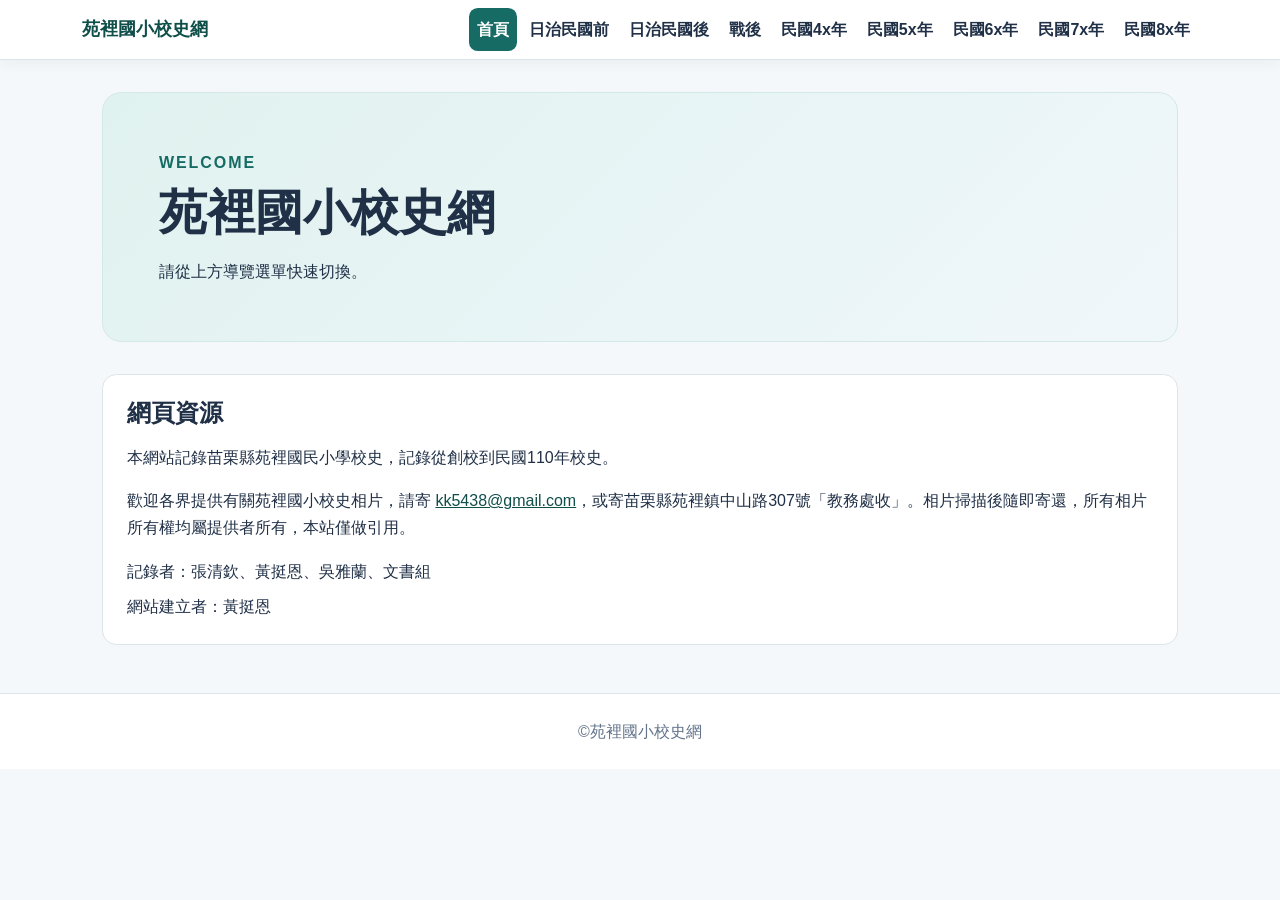
<file: index.html>
<!doctype html>
<html lang="zh-Hant">
<head>
  <meta charset="utf-8">
  <meta name="viewport" content="width=device-width, initial-scale=1">
  <meta name="description" content="苗栗縣苑裡國民小學校史網，記錄從創校到民國110年的校史。">
  <title>苑裡國小校史網</title>

  <!-- Bootstrap 5：取代原本的 style.css 與 menu.js -->
  <link href="https://cdn.jsdelivr.net/npm/bootstrap@5.3.3/dist/css/bootstrap.min.css" rel="stylesheet">
  <style>
    :root {
      --ink: #203047;
      --muted: #64748b;
      --brand: #176b65;
      --brand-dark: #104e4a;
      --paper: #f5f8fa;
      --line: #dce5e9;
    }
    body {
      color: var(--ink);
      background: var(--paper);
      font-family: "Noto Sans TC", "Microsoft JhengHei", sans-serif;
      line-height: 1.7;
    }
    .site-navbar {
      position: sticky;
      top: 0;
      z-index: 1030;
      background: #fff;
      border-bottom: 1px solid var(--line);
      box-shadow: 0 3px 14px rgba(20, 40, 60, .05);
    }
    .site-navbar .container { max-width: 1140px; }
    .navbar-brand {
      color: var(--brand-dark) !important;
      font-size: 1.1rem;
      font-weight: 800;
      white-space: nowrap;
    }
    .site-navbar .nav-link {
      color: var(--ink);
      padding: .5rem .8rem;
      border-radius: .55rem;
      font-weight: 650;
      transition: background-color .15s ease, color .15s ease;
    }
    .site-navbar .nav-link:hover,
    .site-navbar .nav-link.active {
      color: #fff !important;
      background: var(--brand);
    }
    .navbar-toggler {
      border-color: var(--line);
      color: var(--ink);
      padding: .4rem .65rem;
    }
    .navbar-toggler:focus { box-shadow: 0 0 0 .2rem rgba(23, 107, 101, .18); }
    .page-main { max-width: 1100px; margin: 2rem auto 3rem; }
    .hero {
      padding: clamp(1.5rem, 5vw, 3.5rem);
      border-radius: 1.2rem;
      background: linear-gradient(135deg, #e0f2ef, #f0f7fb);
      border: 1px solid #d4e8e5;
      margin-bottom: 2rem;
    }
    .eyebrow { color: var(--brand); font-weight: 800; letter-spacing: .12em; margin: 0; }
    .hero h1 { font-size: clamp(2rem, 5vw, 3rem); line-height: 1.2; margin: .5rem 0 1rem; font-weight: 750; }
    .hero p:last-child { margin-bottom: 0; }
    .resource-section {
      background: #fff;
      border: 1px solid var(--line);
      border-radius: .9rem;
      padding: 1.5rem;
    }
    .resource-section h2 { margin: 0 0 1rem; font-size: 1.5rem; font-weight: 750; }
    .resource-section a { color: var(--brand-dark); }
    .site-footer {
      text-align: center;
      padding: 1.5rem;
      color: var(--muted);
      border-top: 1px solid var(--line);
      background: #fff;
    }
    @media (max-width: 767.98px) {
      .page-main { margin-top: 1rem; }
      .site-navbar .nav-link { width: 100%; }
      .navbar-collapse { padding-top: .5rem; }
      .resource-section { padding: 1.1rem; }
    }
  </style>
</head>
<body>
  <header>
    <nav class="navbar navbar-expand-md site-navbar" aria-label="主要導覽">
      <div class="container">
        <a class="navbar-brand" href="index.html">苑裡國小校史網</a>
        <button class="navbar-toggler" type="button" data-bs-toggle="collapse" data-bs-target="#site-nav"
          aria-controls="site-nav" aria-expanded="false" aria-label="切換導覽選單">
          <span aria-hidden="true">☰ 選單</span>
        </button>
        <div class="collapse navbar-collapse" id="site-nav">
          <ul class="navbar-nav ms-auto mb-2 mb-md-0 gap-md-1">
            <li class="nav-item"><a class="nav-link active" href="index.html" aria-current="page">首頁</a></li>
            <li class="nav-item"><a class="nav-link" href="bjapan.html">日治民國前</a></li>
            <li class="nav-item"><a class="nav-link" href="ajapan.html">日治民國後</a></li>
            <li class="nav-item"><a class="nav-link" href="after.html">戰後</a></li>
            <li class="nav-item"><a class="nav-link" href="4x.html">民國4x年</a></li>
            <li class="nav-item"><a class="nav-link" href="5x.html">民國5x年</a></li>
             <li class="nav-item"><a class="nav-link" href="6x.html">民國6x年</a></li>
             <li class="nav-item"><a class="nav-link" href="7x.html">民國7x年</a></li>
             <li class="nav-item"><a class="nav-link" href="8x.html">民國8x年</a></li>
          </ul>
        </div>
      </div>
    </nav>
  </header>

  <main class="container page-main">
    <section class="hero" aria-labelledby="page-title">
      <p class="eyebrow">WELCOME</p>
      <h1 id="page-title">苑裡國小校史網</h1>
      <p>請從上方導覽選單快速切換。</p>
    </section>

    <section class="resource-section" aria-labelledby="resources-title">
      <h2 id="resources-title">網頁資源</h2>
      <p>本網站記錄苗栗縣苑裡國民小學校史，記錄從創校到民國110年校史。</p>
      <p>歡迎各界提供有關苑裡國小校史相片，請寄 <a href="mailto:kk5438@gmail.com">kk5438@gmail.com</a>，或寄苗栗縣苑裡鎮中山路307號「教務處收」。相片掃描後隨即寄還，所有相片所有權均屬提供者所有，本站僅做引用。</p>
      <p class="mb-2">記錄者：張清欽、黃挺恩、吳雅蘭、文書組</p>
      <p class="mb-0">網站建立者：黃挺恩</p>
    </section>
  </main>

  <footer class="site-footer">©苑裡國小校史網</footer>

  <!-- Bootstrap 的響應式選單功能，不再需要 menu.js -->
  <script src="https://cdn.jsdelivr.net/npm/bootstrap@5.3.3/dist/js/bootstrap.bundle.min.js"></script>
</body>
</html>
</file>
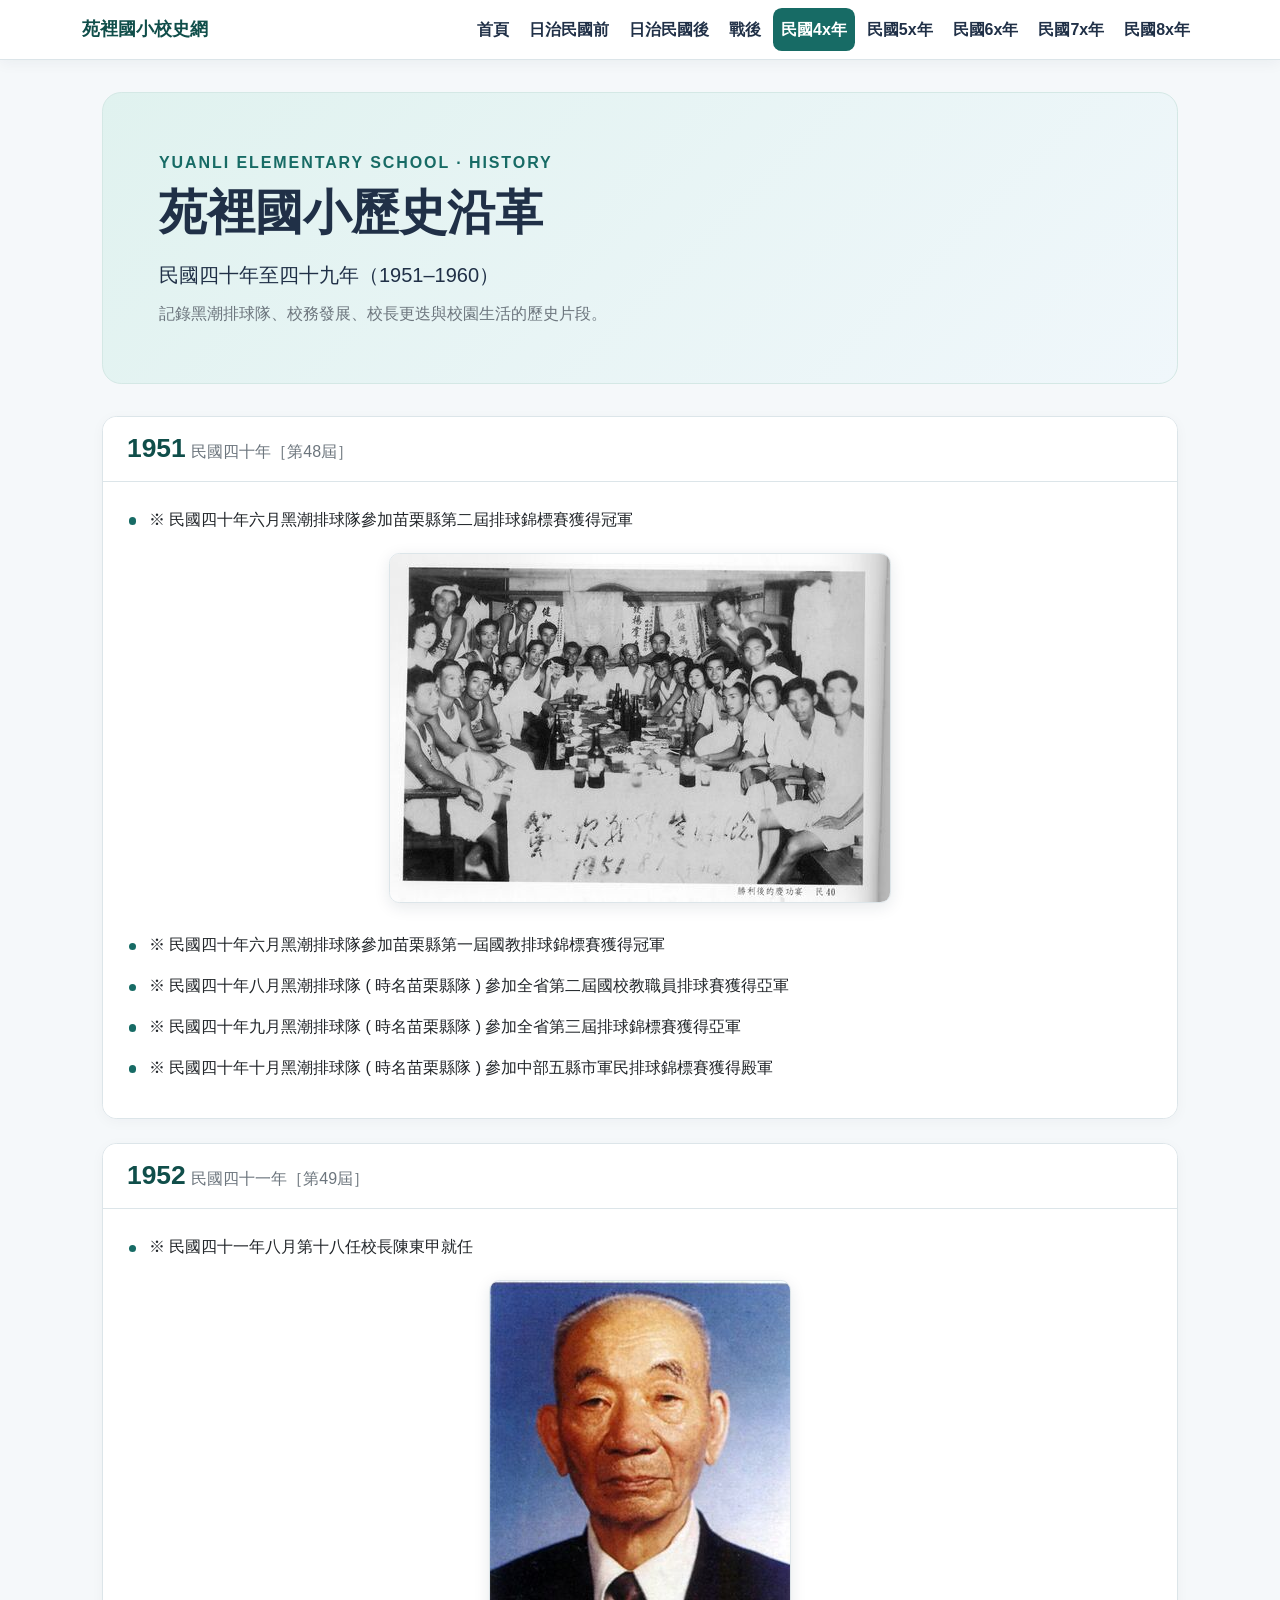
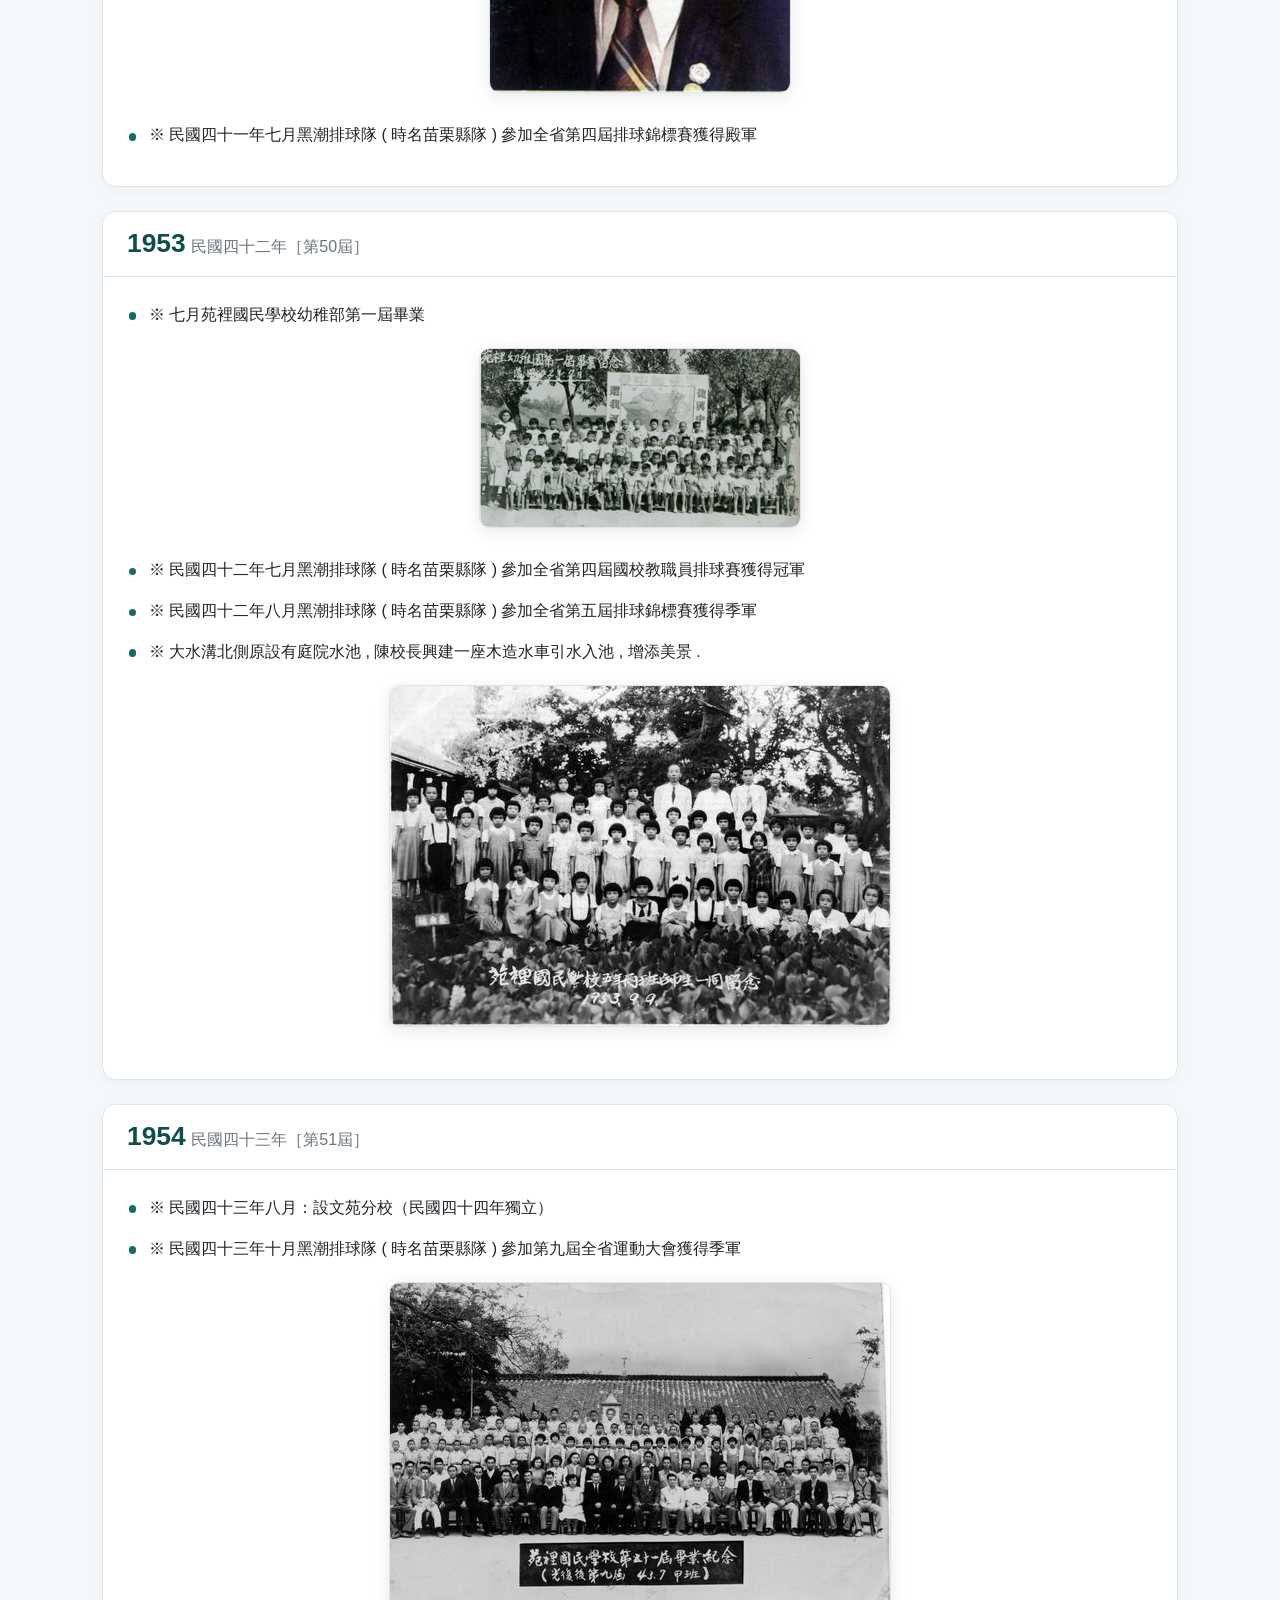
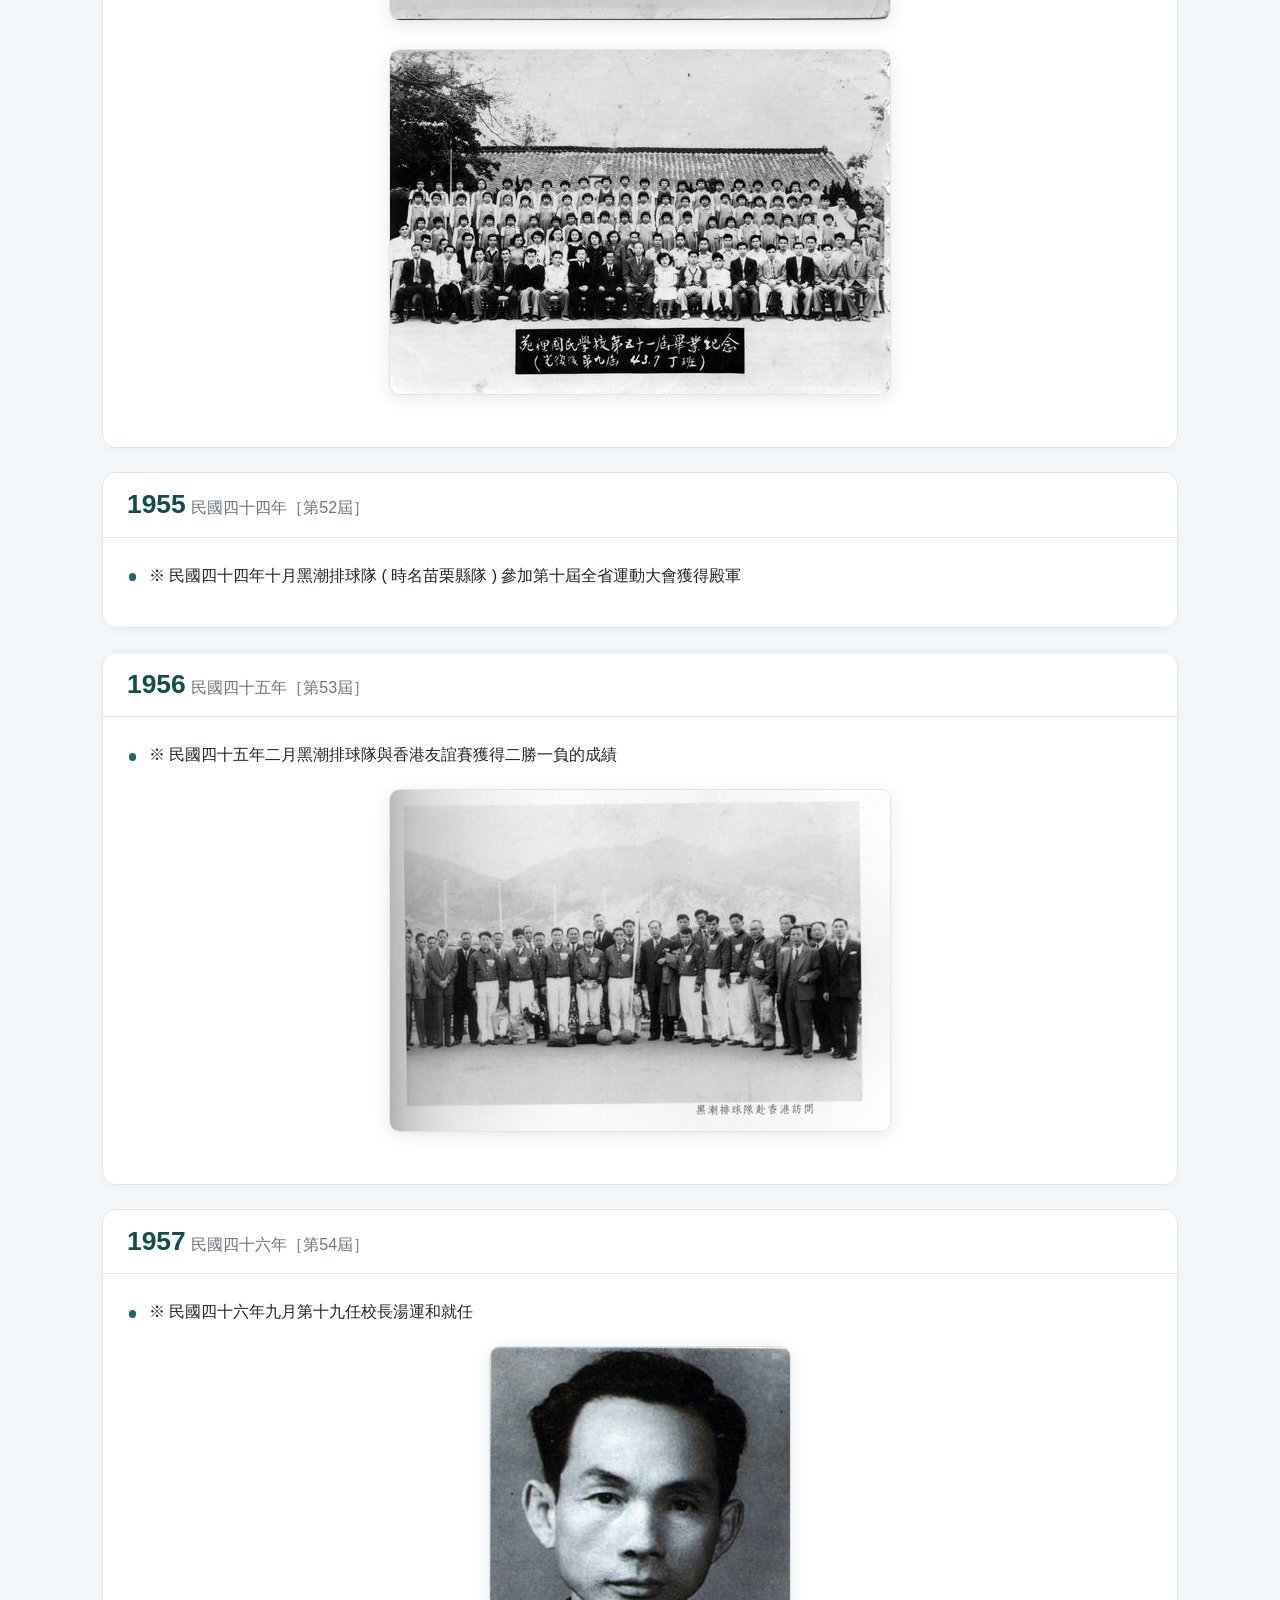
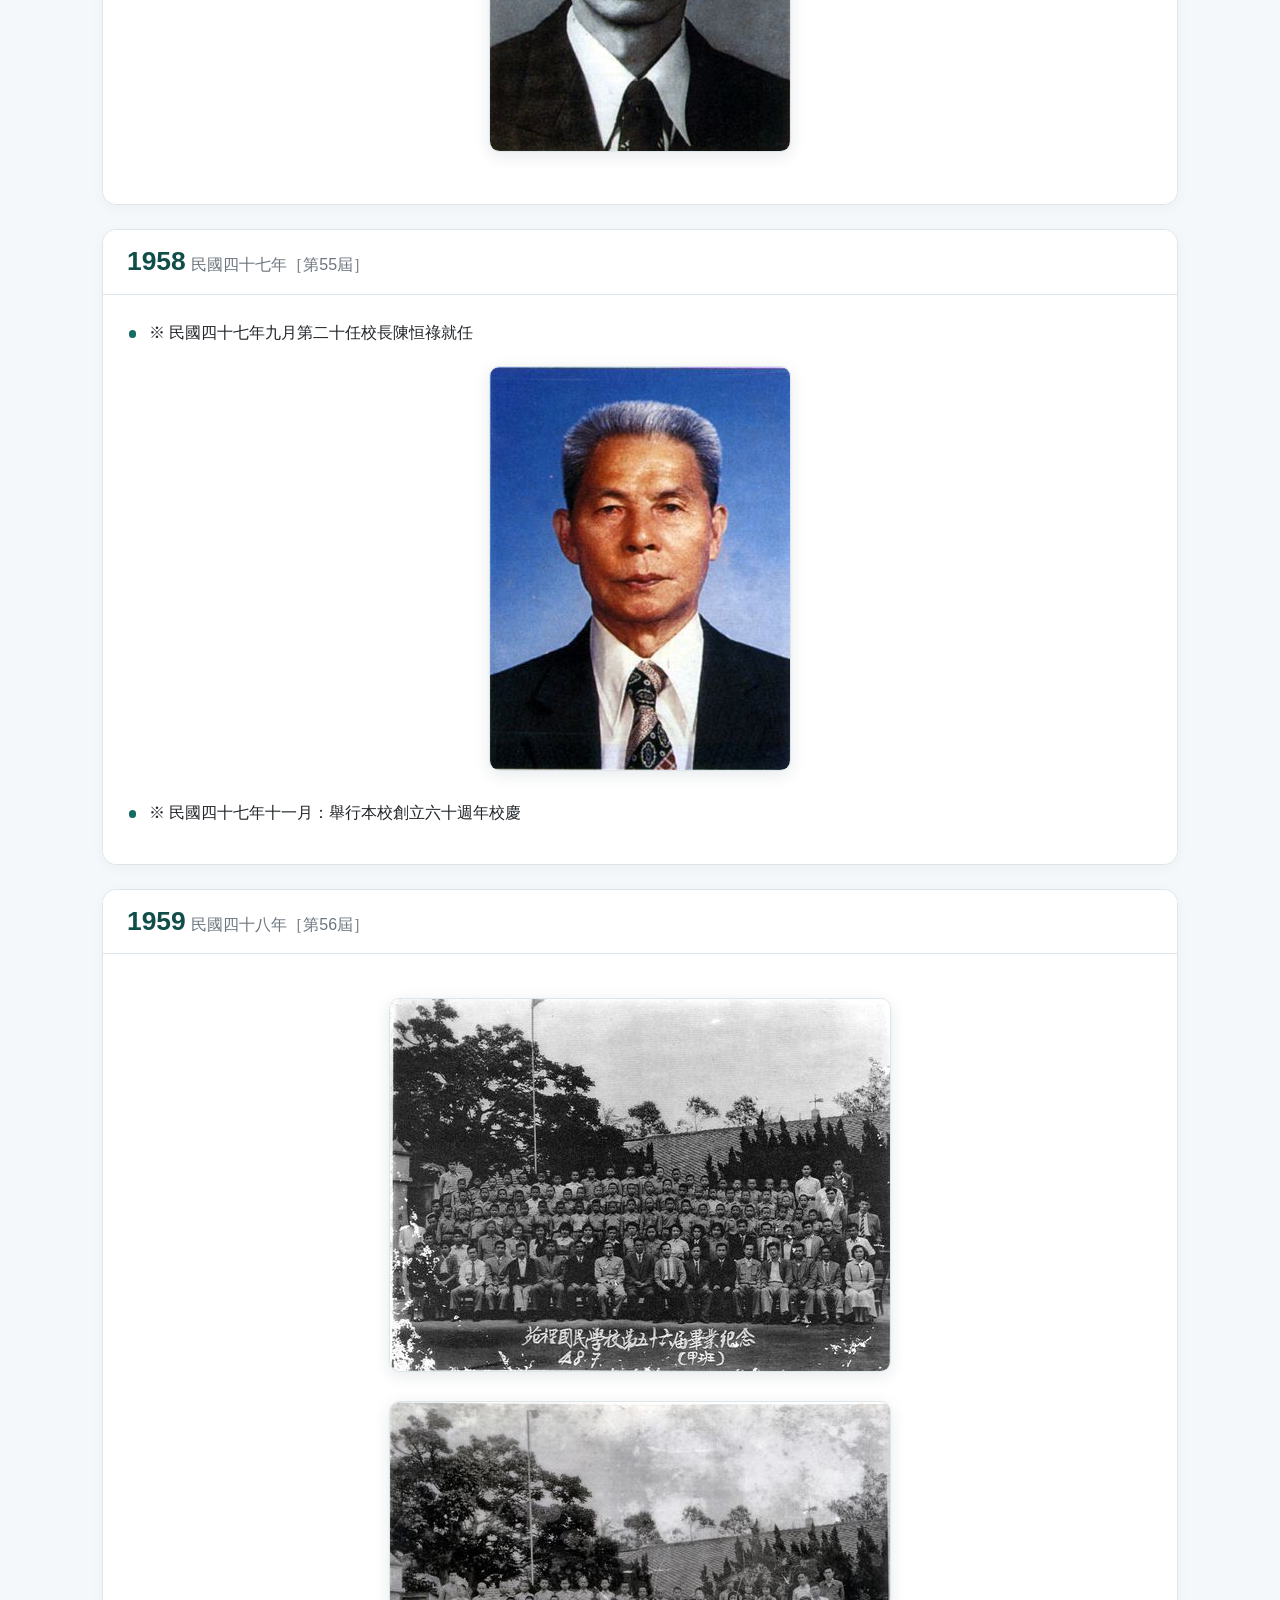
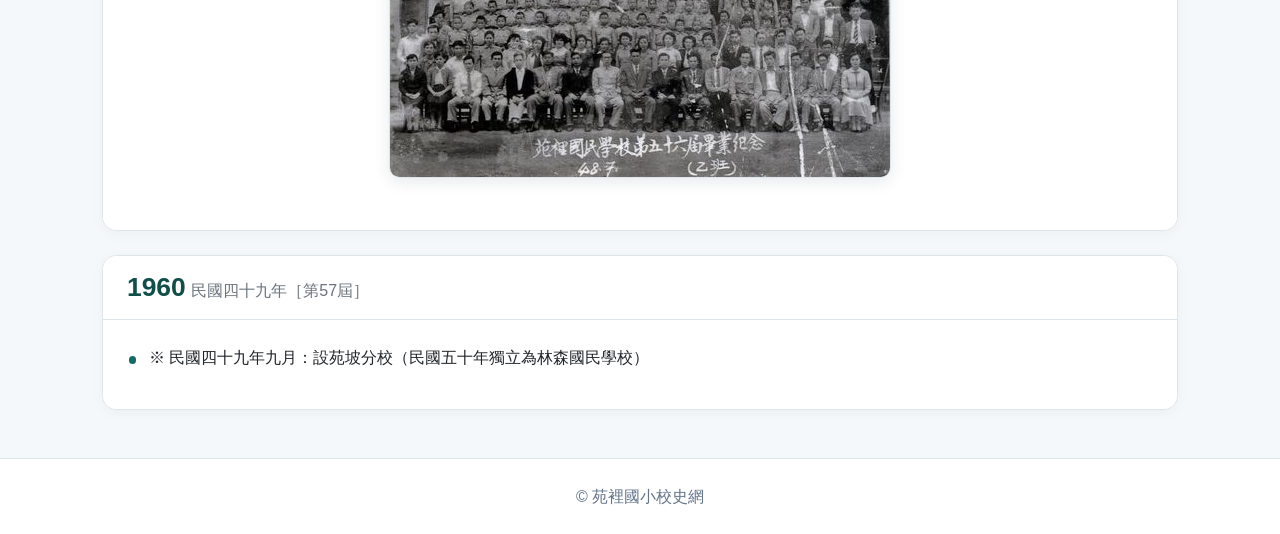
<file: 4x.html>
<!doctype html>
<html lang="zh-Hant">
<head>
<meta charset="utf-8">
<meta name="viewport" content="width=device-width, initial-scale=1">
<title>苑裡國小歷史沿革｜民國四十年至四十九年</title>
<meta name="description" content="苑裡國小民國四十年至四十九年歷史沿革紀錄">
<link href="https://cdn.jsdelivr.net/npm/bootstrap@5.3.3/dist/css/bootstrap.min.css" rel="stylesheet">
<style>
:root{--ink:#203047;--muted:#64748b;--brand:#176b65;--brand-dark:#104e4a;--paper:#f5f8fa;--line:#dce5e9}
body{color:var(--ink);background:var(--paper);font-family:"Noto Sans TC","Microsoft JhengHei",sans-serif;line-height:1.7}
.site-navbar{position:sticky;top:0;z-index:1030;background:#fff;border-bottom:1px solid var(--line);box-shadow:0 3px 14px rgba(20,40,60,.05)}
.site-navbar .container{max-width:1140px}
.navbar-brand{color:var(--brand-dark)!important;font-size:1.1rem;font-weight:800;white-space:nowrap}
.site-navbar .nav-link{color:var(--ink);padding:.5rem .8rem;border-radius:.55rem;font-weight:650;transition:background-color .15s ease,color .15s ease}
.site-navbar .nav-link:hover,.site-navbar .nav-link.active{color:#fff!important;background:var(--brand)}
.navbar-toggler{border-color:var(--line);color:var(--ink);padding:.4rem .65rem}
.navbar-toggler:focus{box-shadow:0 0 0 .2rem rgba(23,107,101,.18)}
.page-main{max-width:1100px;margin:2rem auto 3rem}
.hero{padding:clamp(1.5rem,5vw,3.5rem);border-radius:1.2rem;background:linear-gradient(135deg,#e0f2ef,#f0f7fb);border:1px solid #d4e8e5;margin-bottom:2rem}
.eyebrow{color:var(--brand);font-weight:800;letter-spacing:.12em;margin:0}
.hero h1{font-size:clamp(2rem,5vw,3rem);line-height:1.2;margin:.5rem 0 1rem;font-weight:750}
.hero p:last-child{margin-bottom:0}
.year-card{border:1px solid var(--line);border-radius:.9rem;overflow:hidden;box-shadow:0 3px 14px rgba(20,40,60,.035)}
.year-title{background:#fff;border-bottom:1px solid var(--line)}
.year-title h2{font-weight:750}
.year-number{color:var(--brand-dark);font-weight:800;font-size:1.65rem;margin-right:.35rem}
.year-card .card-body{background:#fff;padding:1.5rem}
.event-item{position:relative;padding-left:1.35rem;margin-bottom:.85rem}
.event-item:before{content:"";position:absolute;left:.1rem;top:.72rem;width:.48rem;height:.48rem;border-radius:50%;background:var(--brand)}
.image-wrap{text-align:center;margin:1.25rem 0}
.history-image{display:block;width:auto;max-width:100%;height:auto;max-height:620px;margin:auto;border-radius:.65rem;border:1px solid var(--line);box-shadow:0 4px 16px rgba(20,40,60,.10)}
.image-link{display:inline-block}
.site-footer{text-align:center;padding:1.5rem;color:var(--muted);border-top:1px solid var(--line);background:#fff}
@media(max-width:767.98px){.page-main{margin-top:1rem}.site-navbar .nav-link{width:100%}.navbar-collapse{padding-top:.5rem}.year-card .card-body{padding:1.1rem}.year-number{font-size:1.45rem}}
</style>
</head>
<body>
<header id="top">
<nav class="navbar navbar-expand-md site-navbar" aria-label="主要導覽">
<div class="container">
<a class="navbar-brand" href="index.html">苑裡國小校史網</a>
<button class="navbar-toggler" type="button" data-bs-toggle="collapse" data-bs-target="#site-nav" aria-controls="site-nav" aria-expanded="false" aria-label="切換導覽選單"><span aria-hidden="true">☰ 選單</span></button>
<div class="collapse navbar-collapse" id="site-nav">
<ul class="navbar-nav ms-auto mb-2 mb-md-0 gap-md-1">
<li class="nav-item"><a class="nav-link" href="index.html">首頁</a></li>
<li class="nav-item"><a class="nav-link" href="bjapan.html">日治民國前</a></li>
<li class="nav-item"><a class="nav-link" href="ajapan.html">日治民國後</a></li>
<li class="nav-item"><a class="nav-link" href="after.html">戰後</a></li>
        <li class="nav-item"><a class="nav-link active" aria-current="page" href="4x.html">民國4x年</a></li>
            <li class="nav-item"><a class="nav-link" href="5x.html">民國5x年</a></li>
            <li class="nav-item"><a class="nav-link" href="6x.html">民國6x年</a></li>
            <li class="nav-item"><a class="nav-link" href="7x.html">民國7x年</a></li>
            <li class="nav-item"><a class="nav-link" href="8x.html">民國8x年</a></li>
</ul></div></div></nav>
</header>
<main class="container page-main">
<section class="hero">
<p class="eyebrow">YUANLI ELEMENTARY SCHOOL · HISTORY</p>
<h1>苑裡國小歷史沿革</h1>
<p class="lead mb-2">民國四十年至四十九年（1951–1960）</p>
<p class="text-secondary">記錄黑潮排球隊、校務發展、校長更迭與校園生活的歷史片段。</p>
</section>

<section class="card year-card mb-4" id="year-1951">
<div class="year-title px-4 py-3"><h2 class="h4 mb-0"><span class="year-number">1951</span><span class="text-secondary fs-6 fw-normal">民國四十年［第48屆］</span></h2></div>
<div class="card-body">
<p class="event-item">※ 民國四十年六月黑潮排球隊參加苗栗縣第二屆排球錦標賽獲得冠軍</p>
<figure class="image-wrap"><a class="image-link" href="http://120.104.212.112/mwiki/index.php/%E6%AA%94%E6%A1%88:0032.jpg" target="_blank" rel="noopener"><img class="img-fluid history-image" src="image/4x/image001.jpg" alt="1951 年苑裡國小歷史照片" loading="lazy"></a></figure>
<p class="event-item">※ 民國四十年六月黑潮排球隊參加苗栗縣第一屆國教排球錦標賽獲得冠軍</p>
<p class="event-item">※ 民國四十年八月黑潮排球隊 ( 時名苗栗縣隊 ) 參加全省第二屆國校教職員排球賽獲得亞軍</p>
<p class="event-item">※ 民國四十年九月黑潮排球隊 ( 時名苗栗縣隊 ) 參加全省第三屆排球錦標賽獲得亞軍</p>
<p class="event-item">※ 民國四十年十月黑潮排球隊 ( 時名苗栗縣隊 ) 參加中部五縣市軍民排球錦標賽獲得殿軍</p>
</div></section>
<section class="card year-card mb-4" id="year-1952">
<div class="year-title px-4 py-3"><h2 class="h4 mb-0"><span class="year-number">1952</span><span class="text-secondary fs-6 fw-normal">民國四十一年［第49屆］</span></h2></div>
<div class="card-body">
<p class="event-item">※ 民國四十一年八月第十八任校長陳東甲就任</p>
<figure class="image-wrap"><a class="image-link" href="http://120.104.212.112/mwiki/index.php/%E6%AA%94%E6%A1%88:04_500.jpg" target="_blank" rel="noopener"><img class="img-fluid history-image" src="image/4x/image002.jpg" alt="1952 年苑裡國小歷史照片" loading="lazy"></a></figure>
<p class="event-item">※ 民國四十一年七月黑潮排球隊 ( 時名苗栗縣隊 ) 參加全省第四屆排球錦標賽獲得殿軍</p>
</div></section>
<section class="card year-card mb-4" id="year-1953">
<div class="year-title px-4 py-3"><h2 class="h4 mb-0"><span class="year-number">1953</span><span class="text-secondary fs-6 fw-normal">民國四十二年［第50屆］</span></h2></div>
<div class="card-body">
<p class="event-item">※ 七月苑裡國民學校幼稚部第一屆畢業</p>
<figure class="image-wrap"><a class="image-link" href="http://120.104.212.112/mwiki/index.php/%E6%AA%94%E6%A1%88:0012.jpg" target="_blank" rel="noopener"><img class="img-fluid history-image" src="image/4x/image003.jpg" alt="1953 年苑裡國小歷史照片" loading="lazy"></a></figure>
<p class="event-item">※ 民國四十二年七月黑潮排球隊 ( 時名苗栗縣隊 ) 參加全省第四屆國校教職員排球賽獲得冠軍</p>
<p class="event-item">※ 民國四十二年八月黑潮排球隊 ( 時名苗栗縣隊 ) 參加全省第五屆排球錦標賽獲得季軍</p>
<p class="event-item">※ 大水溝北側原設有庭院水池 , 陳校長興建一座木造水車引水入池 , 增添美景 .</p>
<figure class="image-wrap"><a class="image-link" href="http://120.104.212.112/mwiki/index.php/%E6%AA%94%E6%A1%88:G1953.jpg" target="_blank" rel="noopener"><img class="img-fluid history-image" src="image/4x/image004.jpg" alt="1953 年苑裡國小歷史照片" loading="lazy"></a></figure>
</div></section>
<section class="card year-card mb-4" id="year-1954">
<div class="year-title px-4 py-3"><h2 class="h4 mb-0"><span class="year-number">1954</span><span class="text-secondary fs-6 fw-normal">民國四十三年［第51屆］</span></h2></div>
<div class="card-body">
<p class="event-item">※ 民國四十三年八月：設文苑分校（民國四十四年獨立）</p>
<p class="event-item">※ 民國四十三年十月黑潮排球隊 ( 時名苗栗縣隊 ) 參加第九屆全省運動大會獲得季軍</p>
<figure class="image-wrap"><a class="image-link" href="http://120.104.212.112/mwiki/index.php/%E6%AA%94%E6%A1%88:G5201.jpg" target="_blank" rel="noopener"><img class="img-fluid history-image" src="image/4x/image005.jpg" alt="1954 年苑裡國小歷史照片" loading="lazy"></a></figure>
<figure class="image-wrap"><a class="image-link" href="http://120.104.212.112/mwiki/index.php/%E6%AA%94%E6%A1%88:G5204.jpg" target="_blank" rel="noopener"><img class="img-fluid history-image" src="image/4x/image006.jpg" alt="1954 年苑裡國小歷史照片" loading="lazy"></a></figure>
</div></section>
<section class="card year-card mb-4" id="year-1955">
<div class="year-title px-4 py-3"><h2 class="h4 mb-0"><span class="year-number">1955</span><span class="text-secondary fs-6 fw-normal">民國四十四年［第52屆］</span></h2></div>
<div class="card-body">
<p class="event-item">※ 民國四十四年十月黑潮排球隊 ( 時名苗栗縣隊 ) 參加第十屆全省運動大會獲得殿軍</p>
</div></section>
<section class="card year-card mb-4" id="year-1956">
<div class="year-title px-4 py-3"><h2 class="h4 mb-0"><span class="year-number">1956</span><span class="text-secondary fs-6 fw-normal">民國四十五年［第53屆］</span></h2></div>
<div class="card-body">
<p class="event-item">※ 民國四十五年二月黑潮排球隊與香港友誼賽獲得二勝一負的成績</p>
<figure class="image-wrap"><a class="image-link" href="http://120.104.212.112/mwiki/index.php/%E6%AA%94%E6%A1%88:0033.jpg" target="_blank" rel="noopener"><img class="img-fluid history-image" src="image/4x/image007.jpg" alt="1956 年苑裡國小歷史照片" loading="lazy"></a></figure>
</div></section>
<section class="card year-card mb-4" id="year-1957">
<div class="year-title px-4 py-3"><h2 class="h4 mb-0"><span class="year-number">1957</span><span class="text-secondary fs-6 fw-normal">民國四十六年［第54屆］</span></h2></div>
<div class="card-body">
<p class="event-item">※ 民國四十六年九月第十九任校長湯運和就任</p>
<figure class="image-wrap"><a class="image-link" href="http://120.104.212.112/mwiki/index.php/%E6%AA%94%E6%A1%88:05_500.jpg" target="_blank" rel="noopener"><img class="img-fluid history-image" src="image/4x/image008.jpg" alt="1957 年苑裡國小歷史照片" loading="lazy"></a></figure>
</div></section>
<section class="card year-card mb-4" id="year-1958">
<div class="year-title px-4 py-3"><h2 class="h4 mb-0"><span class="year-number">1958</span><span class="text-secondary fs-6 fw-normal">民國四十七年［第55屆］</span></h2></div>
<div class="card-body">
<p class="event-item">※ 民國四十七年九月第二十任校長陳恒祿就任</p>
<figure class="image-wrap"><a class="image-link" href="http://120.104.212.112/mwiki/index.php/%E6%AA%94%E6%A1%88:07_500.jpg" target="_blank" rel="noopener"><img class="img-fluid history-image" src="image/4x/image009.jpg" alt="1958 年苑裡國小歷史照片" loading="lazy"></a></figure>
<p class="event-item">※ 民國四十七年十一月：舉行本校創立六十週年校慶</p>
</div></section>
<section class="card year-card mb-4" id="year-1959">
<div class="year-title px-4 py-3"><h2 class="h4 mb-0"><span class="year-number">1959</span><span class="text-secondary fs-6 fw-normal">民國四十八年［第56屆］</span></h2></div>
<div class="card-body">
<figure class="image-wrap"><a class="image-link" href="http://120.104.212.112/mwiki/index.php/%E6%AA%94%E6%A1%88:G5601.jpg" target="_blank" rel="noopener"><img class="img-fluid history-image" src="image/4x/image010.jpg" alt="1959 年苑裡國小歷史照片" loading="lazy"></a></figure>
<figure class="image-wrap"><a class="image-link" href="http://120.104.212.112/mwiki/index.php/%E6%AA%94%E6%A1%88:G5602_2500.jpg" target="_blank" rel="noopener"><img class="img-fluid history-image" src="image/4x/image011.jpg" alt="1959 年苑裡國小歷史照片" loading="lazy"></a></figure>
</div></section>
<section class="card year-card mb-4" id="year-1960">
<div class="year-title px-4 py-3"><h2 class="h4 mb-0"><span class="year-number">1960</span><span class="text-secondary fs-6 fw-normal">民國四十九年［第57屆］</span></h2></div>
<div class="card-body">
<p class="event-item">※ 民國四十九年九月：設苑坡分校（民國五十年獨立為林森國民學校）</p>
</div></section>
</main>
<footer class="site-footer">© 苑裡國小校史網</footer>
<script src="https://cdn.jsdelivr.net/npm/bootstrap@5.3.3/dist/js/bootstrap.bundle.min.js"></script>
</body></html>
</file>
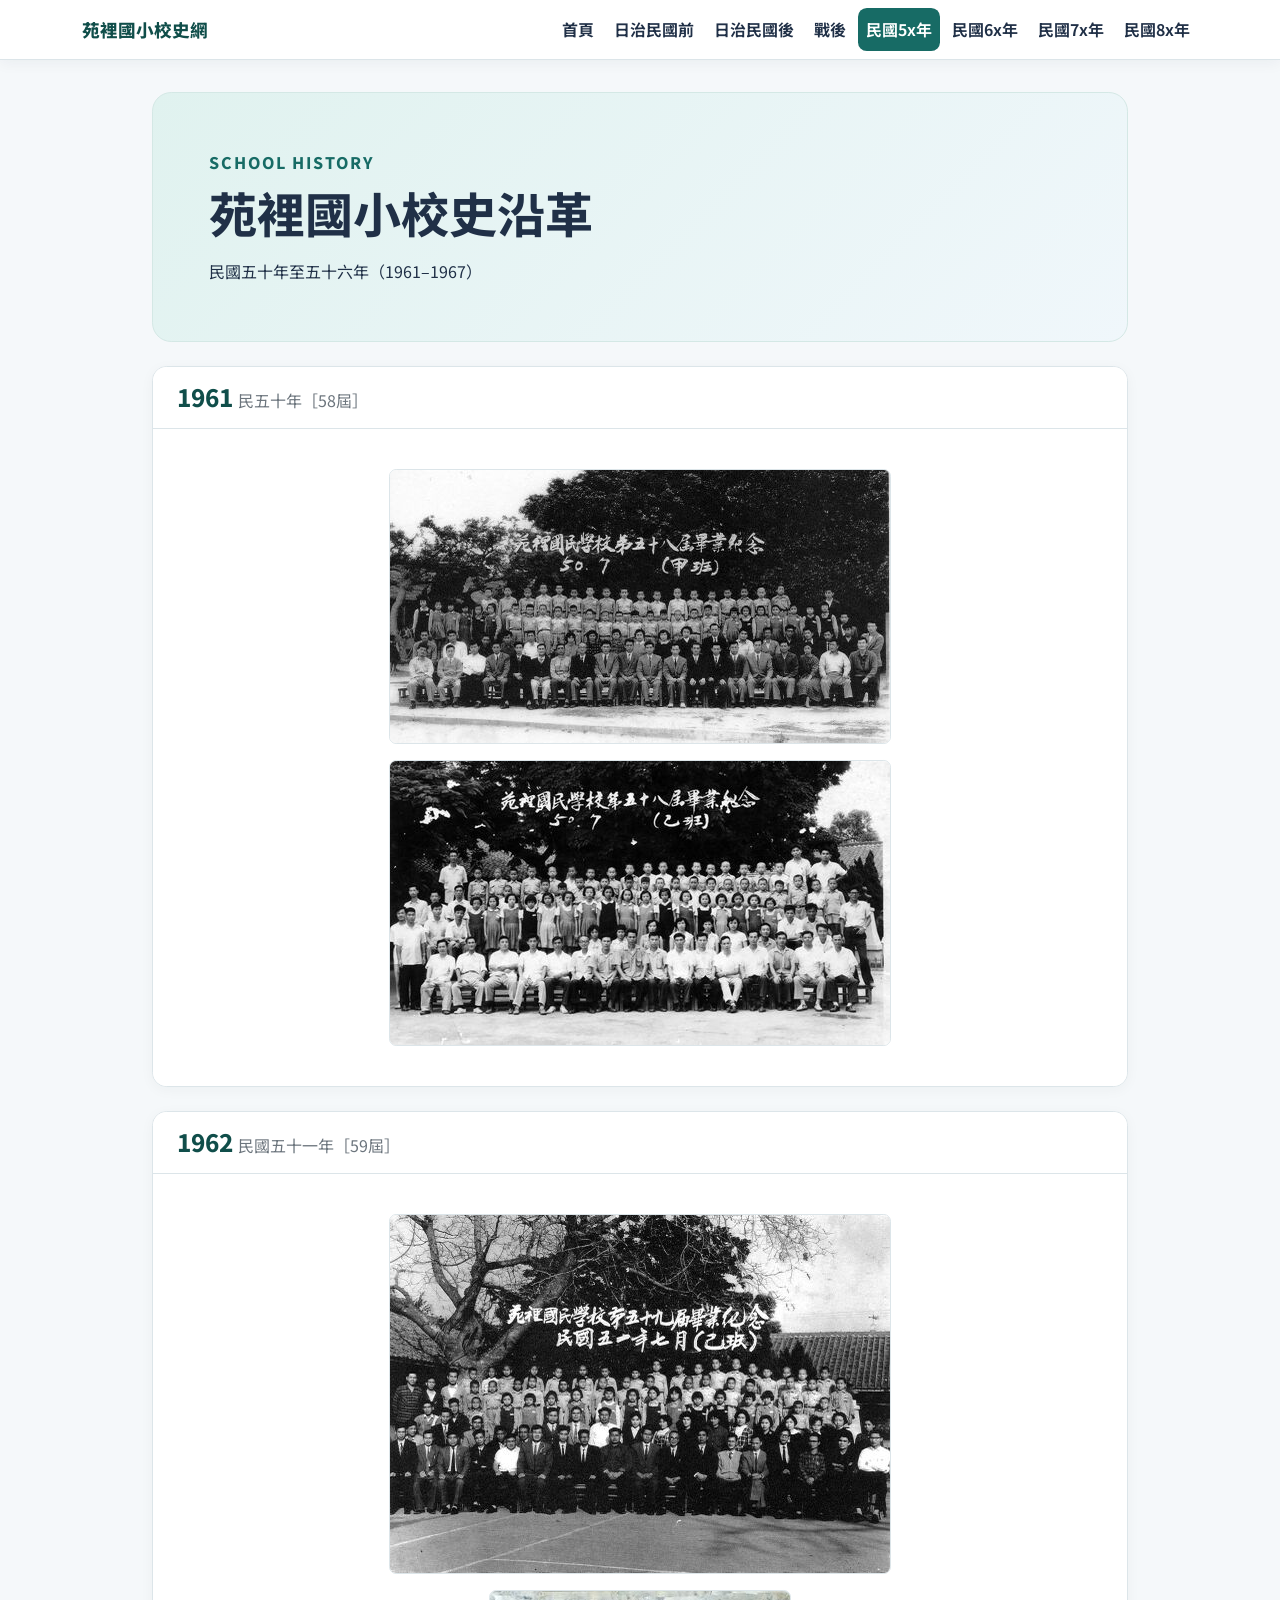
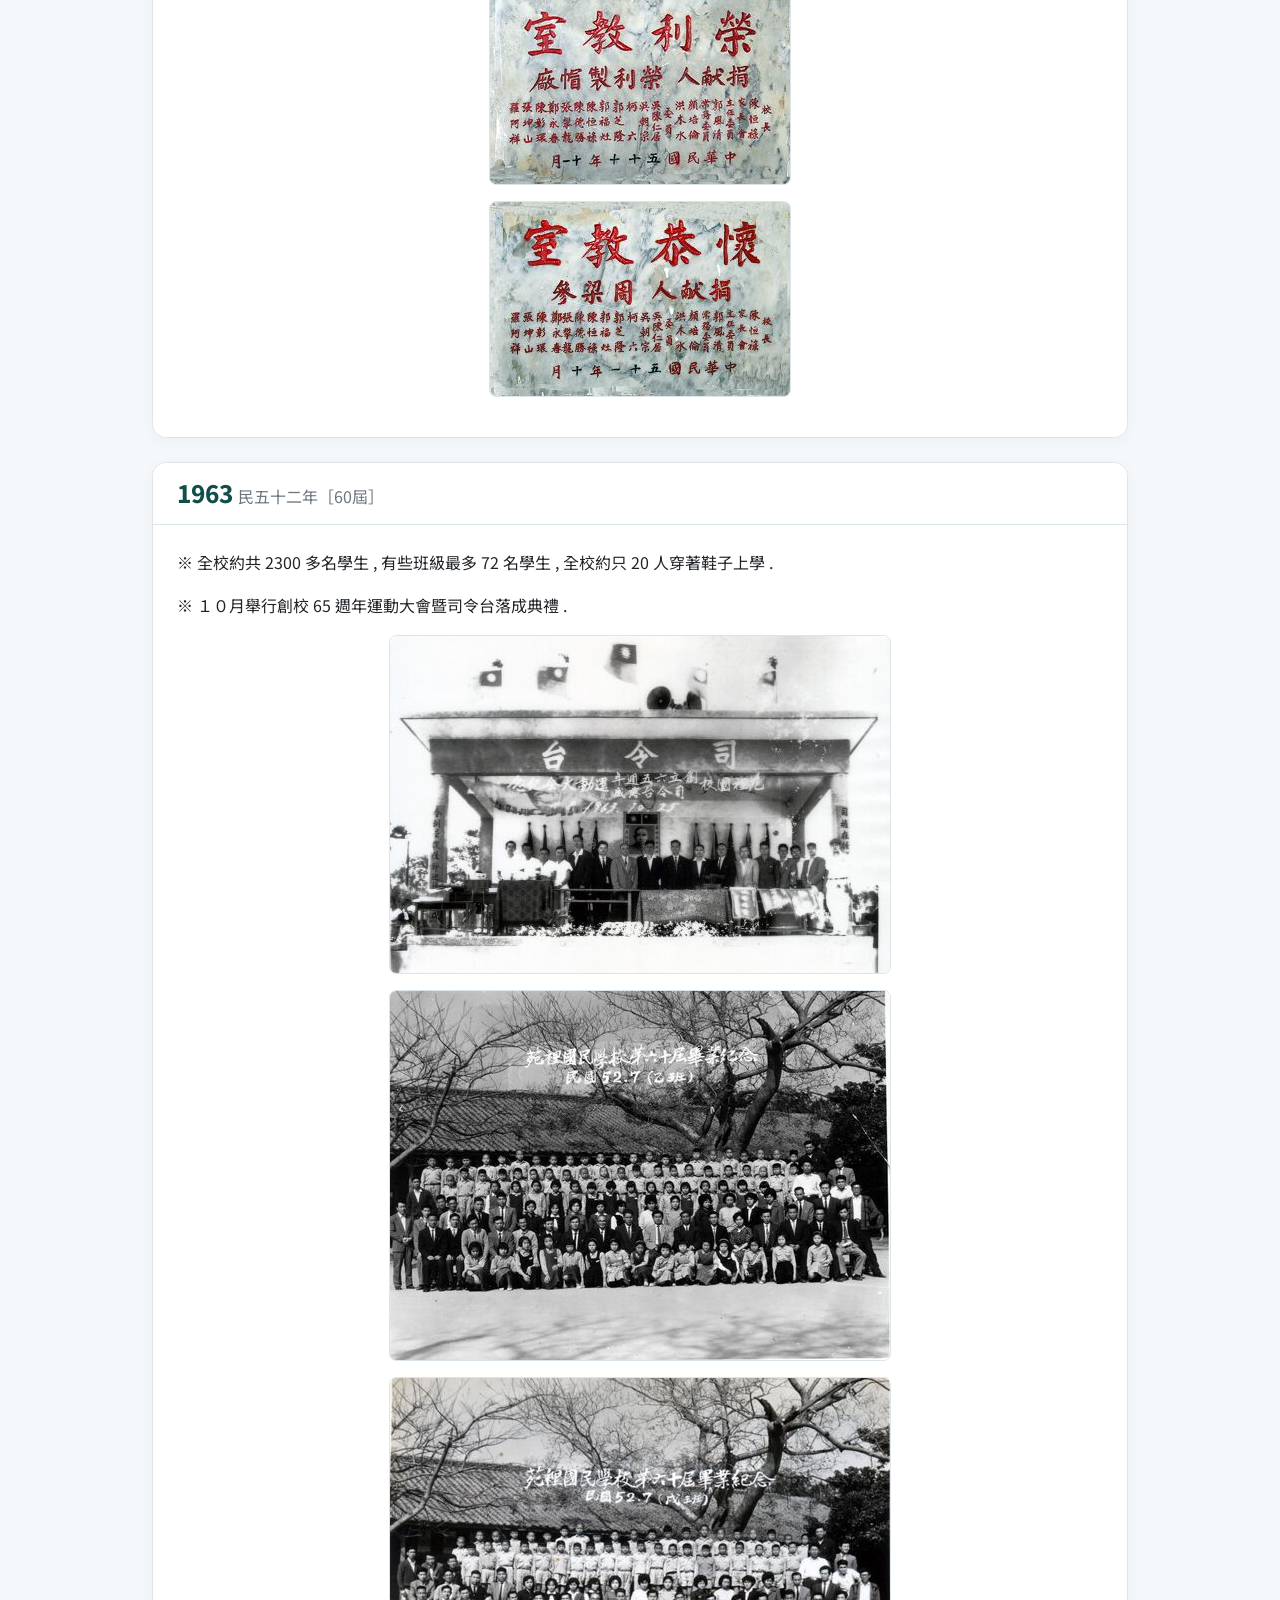
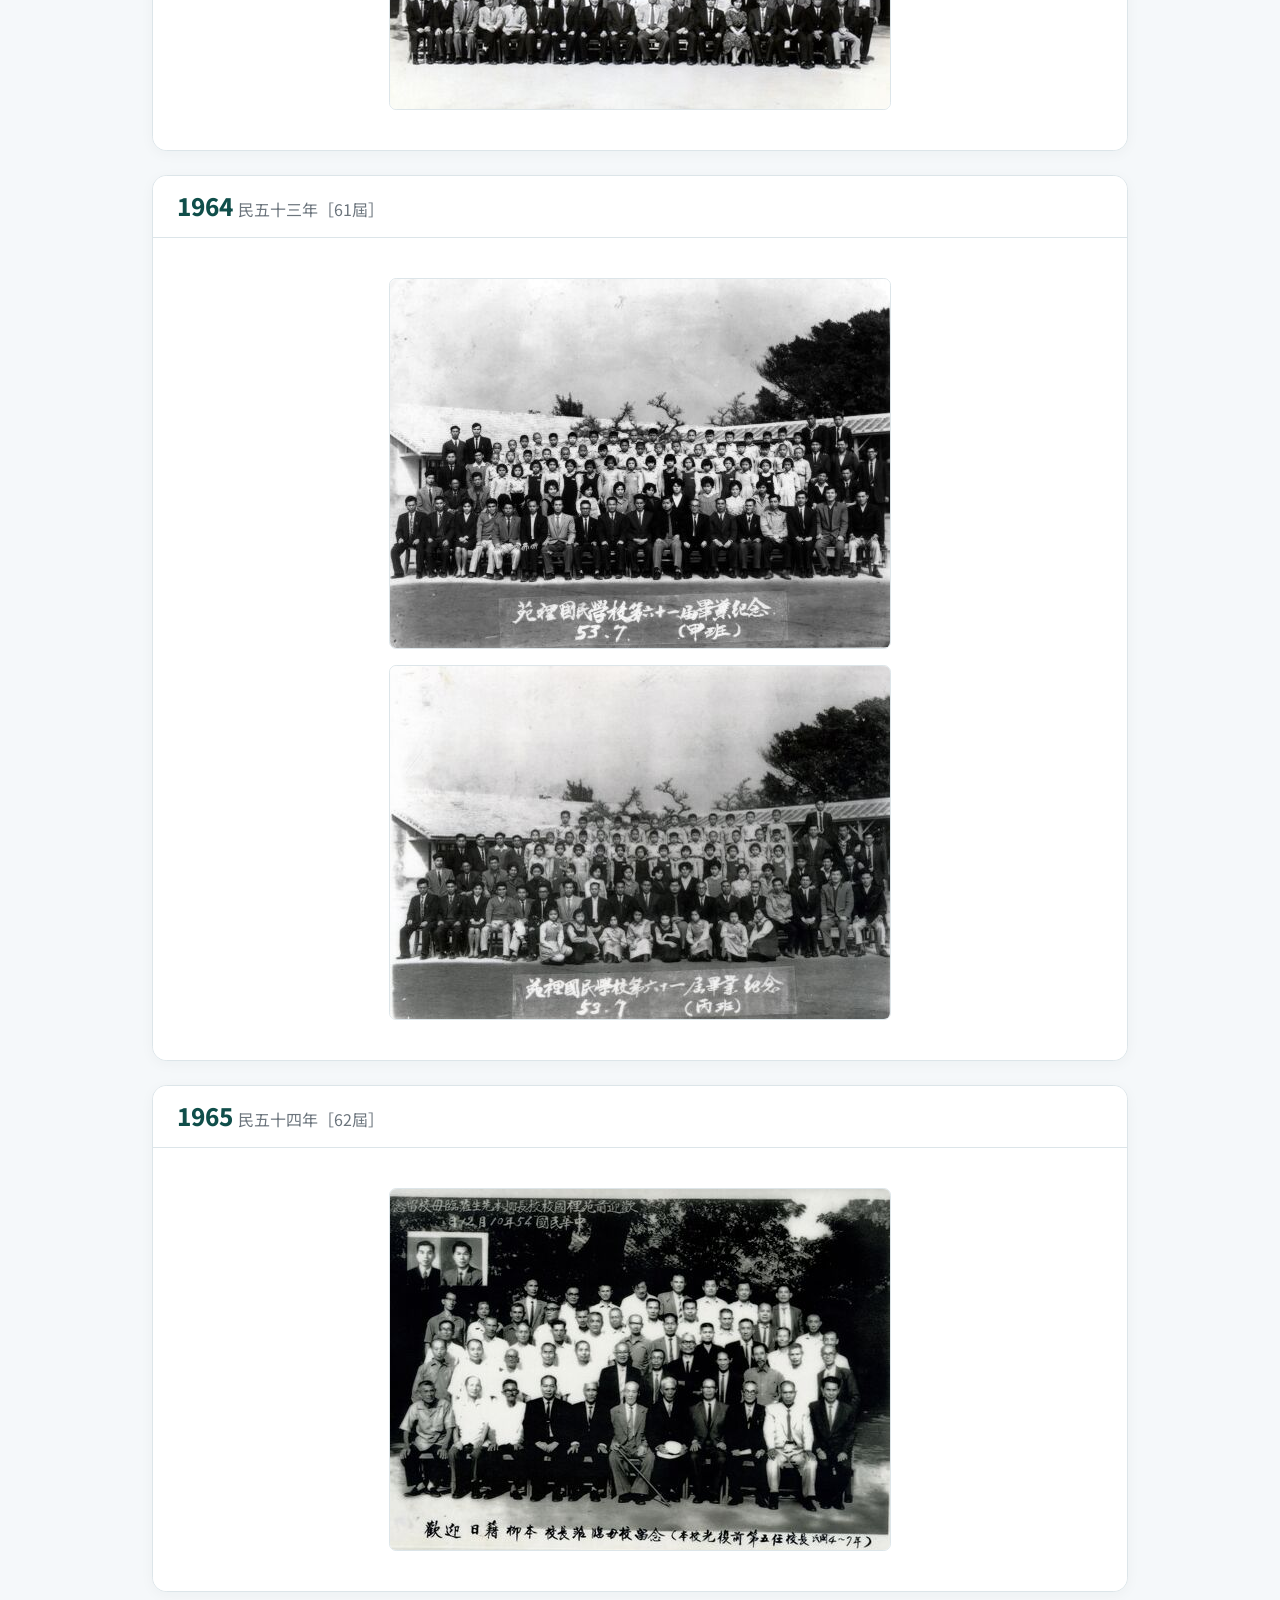
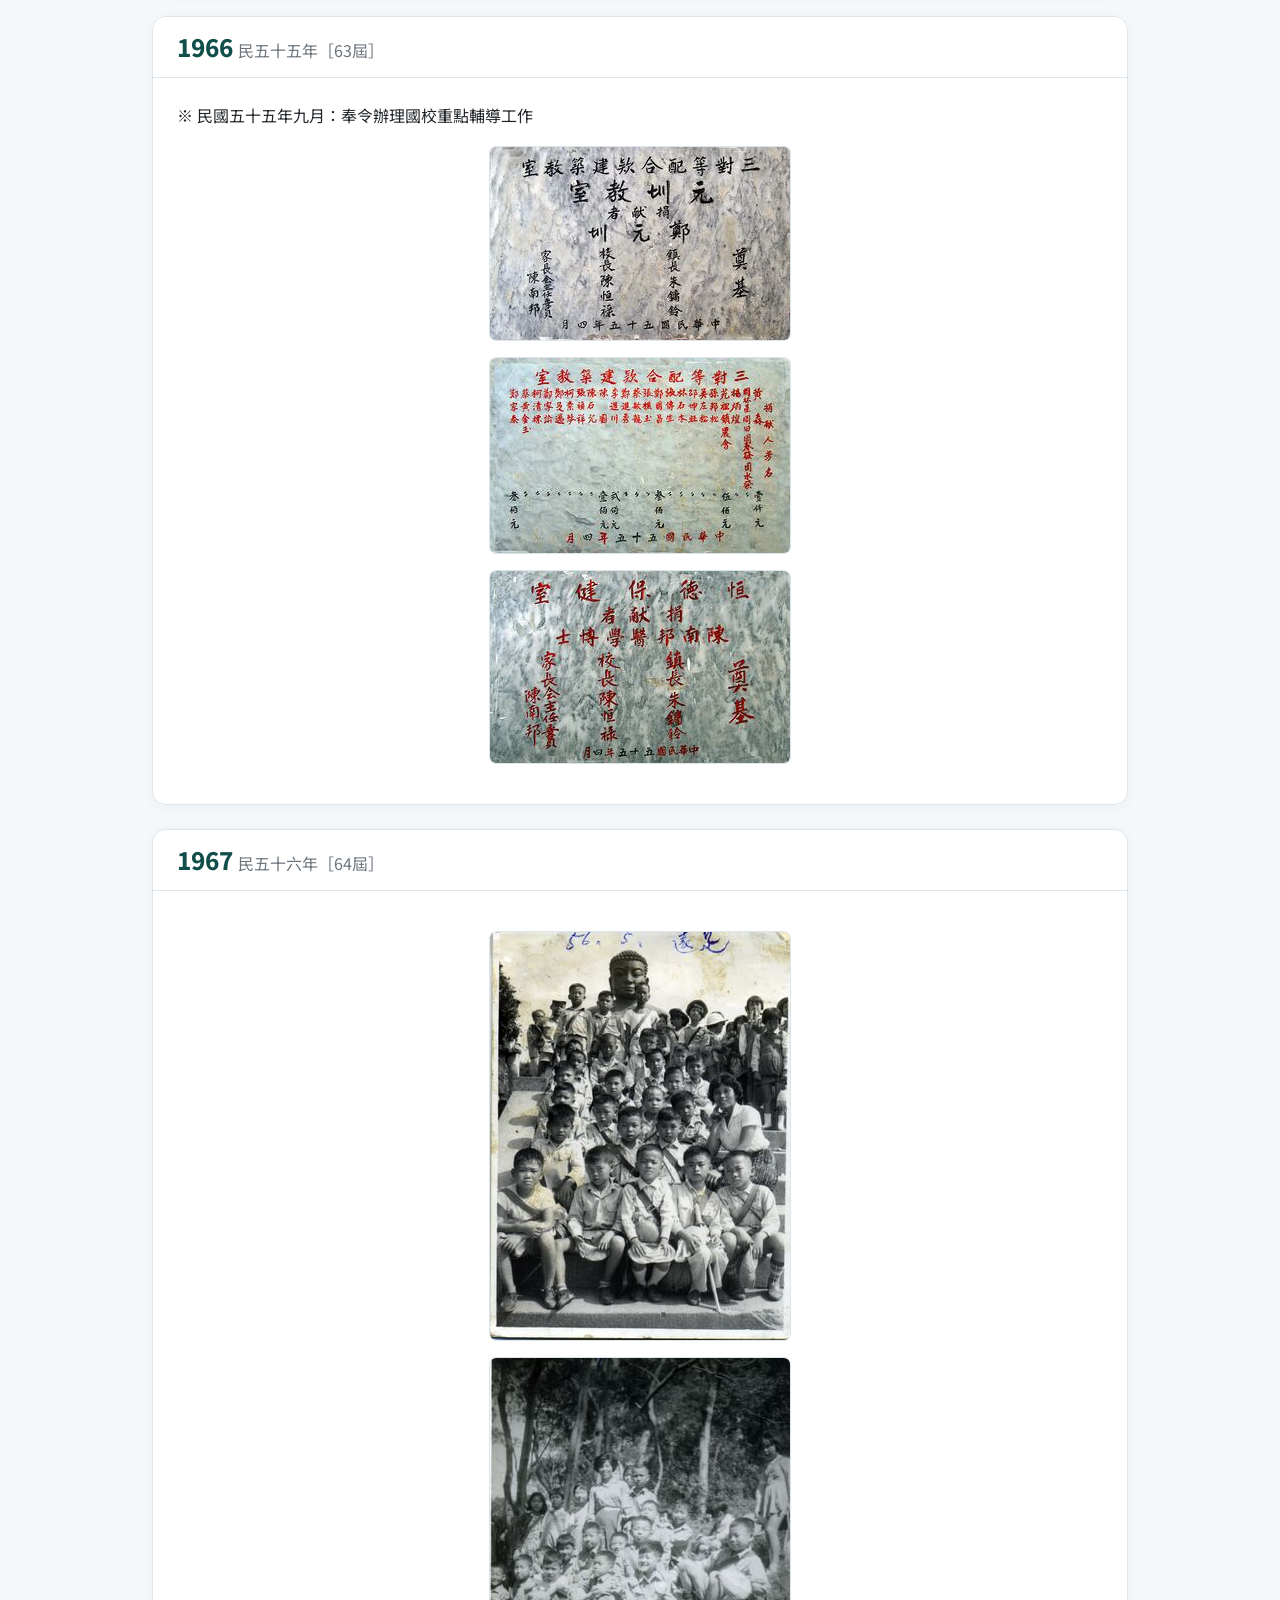
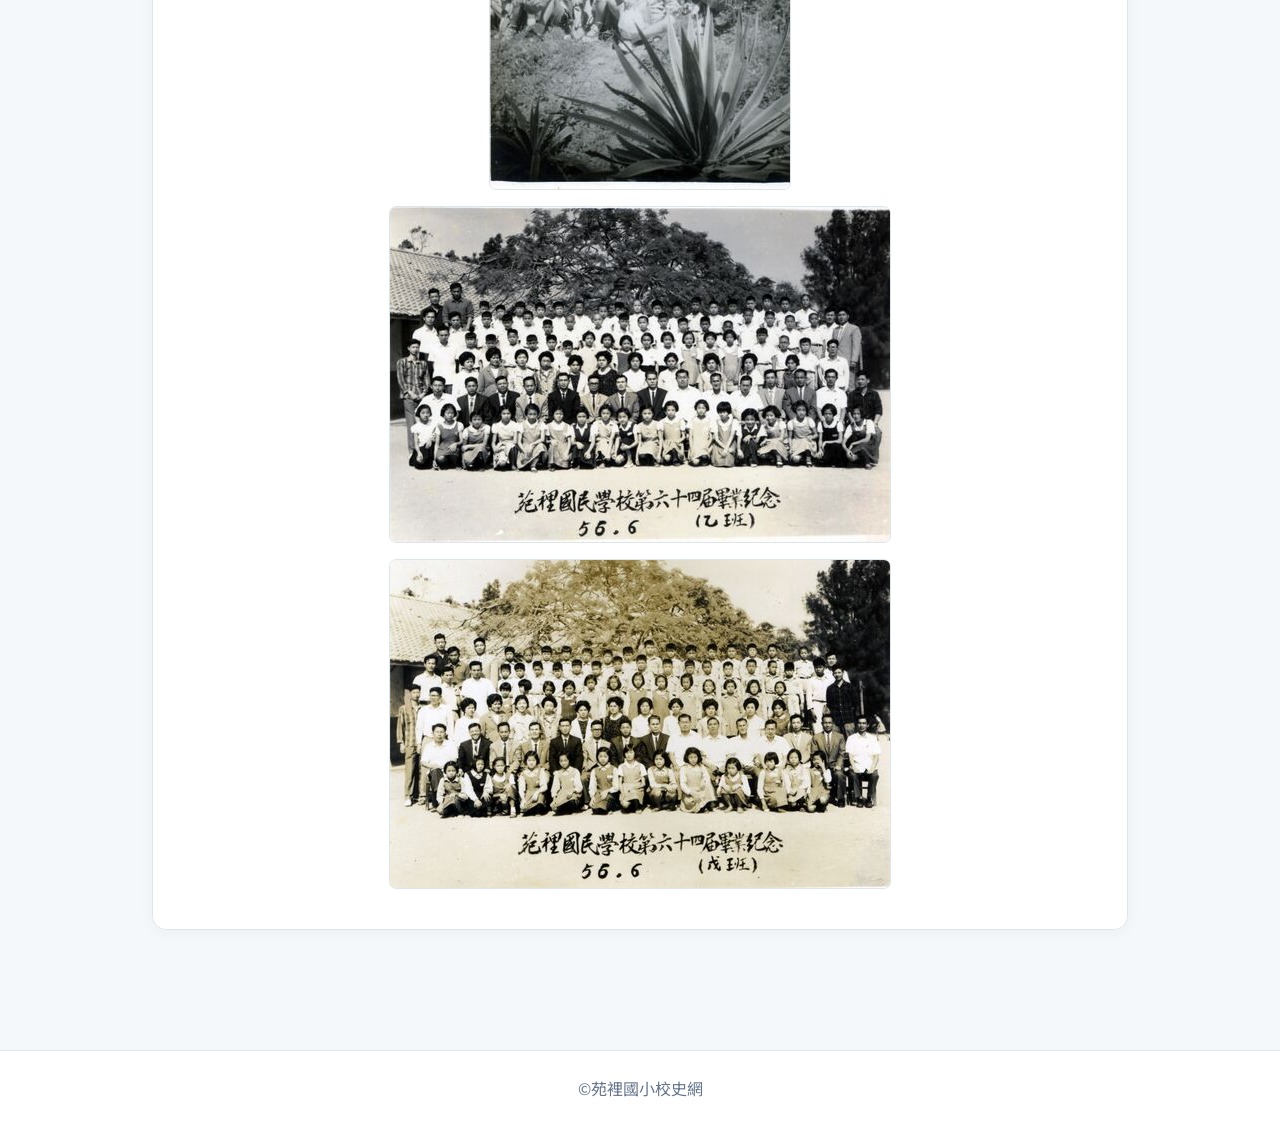
<file: 5x.html>
<!doctype html>
<html lang="zh-Hant">
<head>
  <meta charset="utf-8">
  <meta name="viewport" content="width=device-width, initial-scale=1">
  <title>苑裡國小校史沿革（1961–1967）</title>
  <meta name="description" content="苑裡國小校史沿革與歷史照片，記錄民國五十年至五十六年。">
  <link href="https://cdn.jsdelivr.net/npm/bootstrap@5.3.3/dist/css/bootstrap.min.css" rel="stylesheet">
  <link rel="preconnect" href="https://fonts.googleapis.com">
  <link rel="preconnect" href="https://fonts.gstatic.com" crossorigin>
  <link href="https://fonts.googleapis.com/css2?family=Noto+Sans+TC:wght@400;500;600;700;800&display=swap" rel="stylesheet">
  <style>


    :root {
      --ink: #203047;
      --muted: #64748b;
      --brand: #176b65;
      --brand-dark: #104e4a;
      --paper: #f5f8fa;
      --line: #dce5e9;
    }
    body {
      color: var(--ink);
      background: var(--paper);
      font-family: "Noto Sans TC", "Microsoft JhengHei", sans-serif;
      line-height: 1.7;
    }
    .site-navbar {
      position: sticky;
      top: 0;
      z-index: 1030;
      background: #fff;
      border-bottom: 1px solid var(--line);
      box-shadow: 0 3px 14px rgba(20, 40, 60, .05);
    }
    .site-navbar .container { max-width: 1140px; }
    .navbar-brand {
      color: var(--brand-dark) !important;
      font-size: 1.1rem;
      font-weight: 800;
      white-space: nowrap;
    }
    .site-navbar .nav-link {
      color: var(--ink);
      padding: .5rem .8rem;
      border-radius: .55rem;
      font-weight: 650;
      transition: background-color .15s ease, color .15s ease;
    }
    .site-navbar .nav-link:hover,
    .site-navbar .nav-link.active {
      color: #fff !important;
      background: var(--brand);
    }
    .navbar-toggler {
      border-color: var(--line);
      color: var(--ink);
      padding: .4rem .65rem;
    }
    .navbar-toggler:focus { box-shadow: 0 0 0 .2rem rgba(23, 107, 101, .18); }
    .page-main { max-width: 1100px; margin: 2rem auto 3rem; }
    .hero {
      padding: clamp(1.5rem, 5vw, 3.5rem);
      border-radius: 1.2rem;
      background: linear-gradient(135deg, #e0f2ef, #f0f7fb);
      border: 1px solid #d4e8e5;
      margin-bottom: 2rem;
    }
    .eyebrow { color: var(--brand); font-weight: 800; letter-spacing: .12em; margin: 0; }
    .hero h1 { font-size: clamp(2rem, 5vw, 3rem); line-height: 1.2; margin: .5rem 0 1rem; font-weight: 750; }
    .hero p:last-child { margin-bottom: 0; }
    .resource-section {
      background: #fff;
      border: 1px solid var(--line);
      border-radius: .9rem;
      padding: 1.5rem;
    }
    .resource-section h2 { margin: 0 0 1rem; font-size: 1.5rem; font-weight: 750; }
    .resource-section a { color: var(--brand-dark); }
    .site-footer {
      text-align: center;
      padding: 1.5rem;
      color: var(--muted);
      border-top: 1px solid var(--line);
      background: #fff;
    }
    @media (max-width: 767.98px) {
      .page-main { margin-top: 1rem; }
      .site-navbar .nav-link { width: 100%; }
      .navbar-collapse { padding-top: .5rem; }
      .resource-section { padding: 1.1rem; }
    }
  

    .timeline { max-width: 1000px; margin: 2rem auto 3rem; }
    .year-card { border: 1px solid var(--line); border-radius: .9rem; overflow: hidden; box-shadow: 0 3px 14px rgba(20,40,60,.04); }
    .year-title { background: #fff; border-bottom: 1px solid var(--line); }
    .year-number { color: var(--brand-dark); font-weight: 800; }
    .card-body { background: #fff; }
    .image-wrap { text-align: center; }
    .history-image { max-width: 100%; height: auto; max-height: 680px; object-fit: contain; border-radius: .45rem; border: 1px solid var(--line); }
    .image-wrap a { display: inline-block; max-width: 100%; }
    @media (max-width: 575.98px) {
      .timeline { margin: 1rem auto 2rem; }
      .card-body { padding: 1rem !important; }
      .year-title { padding: .85rem 1rem !important; }
      .history-image { max-height: none; }
    }
  </style>
</head>
<body>
<header class="site-header" id="top">
  <nav class="navbar navbar-expand-md site-navbar" aria-label="主要導覽">
    <div class="container">
      <a class="navbar-brand" href="index.html">苑裡國小校史網</a>
      <button class="navbar-toggler" type="button" data-bs-toggle="collapse" data-bs-target="#site-nav" aria-controls="site-nav" aria-expanded="false" aria-label="切換導覽選單"><span aria-hidden="true">☰ 選單</span></button>
      <div class="collapse navbar-collapse" id="site-nav">
        <ul class="navbar-nav ms-auto mb-2 mb-md-0 gap-md-1">
          <li class="nav-item"><a class="nav-link" href="index.html">首頁</a></li>
          <li class="nav-item"><a class="nav-link" href="bjapan.html">日治民國前</a></li>
          <li class="nav-item"><a class="nav-link" href="ajapan.html">日治民國後</a></li>
          <li class="nav-item"><a class="nav-link" href="after.html">戰後</a></li>
          <li class="nav-item"><a class="nav-link active" href="5x.html">民國5x年</a></li>
           <li class="nav-item"><a class="nav-link" href="6x.html">民國6x年</a></li>
            <li class="nav-item"><a class="nav-link" href="7x.html">民國7x年</a></li>
            <li class="nav-item"><a class="nav-link" href="8x.html">民國8x年</a></li>
        </ul>
      </div>
    </div>
  </nav>
</header>
<main class="container timeline pb-5">
  <section class="hero mb-4">
    <p class="eyebrow">SCHOOL HISTORY</p>
    <h1>苑裡國小校史沿革</h1>
    <p>民國五十年至五十六年（1961–1967）</p>
  </section>
  <section class="card year-card mb-4" id="year-1961">
  <div class="year-title px-4 py-3"><h2 class="h4 mb-0"><span class="year-number">1961</span> <span class="text-secondary fs-6 fw-normal">民五十年［58屆］</span></h2></div>
  <div class="card-body p-4">
    <figure class="image-wrap my-3"><a href="http://120.104.212.112/mwiki/index.php/%E6%AA%94%E6%A1%88:G5001.jpg" target="_blank" rel="noopener"><img class="img-fluid history-image" src="image/5x/image001.jpg" alt="1961 年苑裡國小歷史照片" loading="lazy"></a></figure><figure class="image-wrap my-3"><a href="http://120.104.212.112/mwiki/index.php/%E6%AA%94%E6%A1%88:G5002.jpg" target="_blank" rel="noopener"><img class="img-fluid history-image" src="image/5x/image002.jpg" alt="1961 年苑裡國小歷史照片" loading="lazy"></a></figure>
  </div>
</section><section class="card year-card mb-4" id="year-1962">
  <div class="year-title px-4 py-3"><h2 class="h4 mb-0"><span class="year-number">1962</span> <span class="text-secondary fs-6 fw-normal">民國五十一年［59屆］</span></h2></div>
  <div class="card-body p-4">
    <figure class="image-wrap my-3"><a href="http://120.104.212.112/mwiki/index.php/%E6%AA%94%E6%A1%88:G5106.jpg" target="_blank" rel="noopener"><img class="img-fluid history-image" src="image/5x/image003.jpg" alt="1962 年苑裡國小歷史照片" loading="lazy"></a></figure><figure class="image-wrap my-3"><a href="http://120.104.212.112/mwiki/index.php/%E6%AA%94%E6%A1%88:Y5100.jpg" target="_blank" rel="noopener"><img class="img-fluid history-image" src="image/5x/image004.jpg" alt="1962 年苑裡國小歷史照片" loading="lazy"></a></figure><figure class="image-wrap my-3"><a href="http://120.104.212.112/mwiki/index.php/%E6%AA%94%E6%A1%88:Y5101.jpg" target="_blank" rel="noopener"><img class="img-fluid history-image" src="image/5x/image005.jpg" alt="1962 年苑裡國小歷史照片" loading="lazy"></a></figure>
  </div>
</section><section class="card year-card mb-4" id="year-1963">
  <div class="year-title px-4 py-3"><h2 class="h4 mb-0"><span class="year-number">1963</span> <span class="text-secondary fs-6 fw-normal">民五十二年［60屆］</span></h2></div>
  <div class="card-body p-4">
    <p class="mb-3">※ 全校約共 2300 多名學生 , 有些班級最多 72 名學生 , 全校約只 20 人穿著鞋子上學 .</p><p class="mb-3">※ １０月舉行創校 65 週年運動大會暨司令台落成典禮 .</p><figure class="image-wrap my-3"><a href="http://120.104.212.112/mwiki/index.php/%E6%AA%94%E6%A1%88:05183.jpg" target="_blank" rel="noopener"><img class="img-fluid history-image" src="image/5x/image006.jpg" alt="1963 年苑裡國小歷史照片" loading="lazy"></a></figure><figure class="image-wrap my-3"><a href="http://120.104.212.112/mwiki/index.php/%E6%AA%94%E6%A1%88:G5202.jpg" target="_blank" rel="noopener"><img class="img-fluid history-image" src="image/5x/image007.jpg" alt="1963 年苑裡國小歷史照片" loading="lazy"></a></figure><figure class="image-wrap my-3"><a href="http://120.104.212.112/mwiki/index.php/%E6%AA%94%E6%A1%88:G5205.jpg" target="_blank" rel="noopener"><img class="img-fluid history-image" src="image/5x/image008.jpg" alt="1963 年苑裡國小歷史照片" loading="lazy"></a></figure>
  </div>
</section><section class="card year-card mb-4" id="year-1964">
  <div class="year-title px-4 py-3"><h2 class="h4 mb-0"><span class="year-number">1964</span> <span class="text-secondary fs-6 fw-normal">民五十三年［61屆］</span></h2></div>
  <div class="card-body p-4">
    <figure class="image-wrap my-3"><a href="http://120.104.212.112/mwiki/index.php/%E6%AA%94%E6%A1%88:G5301.jpg" target="_blank" rel="noopener"><img class="img-fluid history-image" src="image/5x/image009.jpg" alt="1964 年苑裡國小歷史照片" loading="lazy"></a></figure><figure class="image-wrap my-3"><a href="http://120.104.212.112/mwiki/index.php/%E6%AA%94%E6%A1%88:G5303.jpg" target="_blank" rel="noopener"><img class="img-fluid history-image" src="image/5x/image010.jpg" alt="1964 年苑裡國小歷史照片" loading="lazy"></a></figure>
  </div>
</section><section class="card year-card mb-4" id="year-1965">
  <div class="year-title px-4 py-3"><h2 class="h4 mb-0"><span class="year-number">1965</span> <span class="text-secondary fs-6 fw-normal">民五十四年［62屆］</span></h2></div>
  <div class="card-body p-4">
    <figure class="image-wrap my-3"><a href="http://120.104.212.112/mwiki/index.php/%E6%AA%94%E6%A1%88:060.jpg" target="_blank" rel="noopener"><img class="img-fluid history-image" src="image/5x/image011.jpg" alt="1965 年苑裡國小歷史照片" loading="lazy"></a></figure>
  </div>
</section><section class="card year-card mb-4" id="year-1966">
  <div class="year-title px-4 py-3"><h2 class="h4 mb-0"><span class="year-number">1966</span> <span class="text-secondary fs-6 fw-normal">民五十五年［63屆］</span></h2></div>
  <div class="card-body p-4">
    <p class="mb-3">※ 民國五十五年九月：奉令辦理國校重點輔導工作</p><figure class="image-wrap my-3"><a href="http://120.104.212.112/mwiki/index.php/%E6%AA%94%E6%A1%88:Y5501.jpg" target="_blank" rel="noopener"><img class="img-fluid history-image" src="image/5x/image012.jpg" alt="1966 年苑裡國小歷史照片" loading="lazy"></a></figure><figure class="image-wrap my-3"><a href="http://120.104.212.112/mwiki/index.php/%E6%AA%94%E6%A1%88:Y5502.jpg" target="_blank" rel="noopener"><img class="img-fluid history-image" src="image/5x/image013.jpg" alt="1966 年苑裡國小歷史照片" loading="lazy"></a></figure><figure class="image-wrap my-3"><a href="http://120.104.212.112/mwiki/index.php/%E6%AA%94%E6%A1%88:Y5503.jpg" target="_blank" rel="noopener"><img class="img-fluid history-image" src="image/5x/image014.jpg" alt="1966 年苑裡國小歷史照片" loading="lazy"></a></figure>
  </div>
</section><section class="card year-card mb-4" id="year-1967">
  <div class="year-title px-4 py-3"><h2 class="h4 mb-0"><span class="year-number">1967</span> <span class="text-secondary fs-6 fw-normal">民五十六年［64屆］</span></h2></div>
  <div class="card-body p-4">
    <figure class="image-wrap my-3"><a href="http://120.104.212.112/mwiki/index.php/%E6%AA%94%E6%A1%88:Y5600.jpg" target="_blank" rel="noopener"><img class="img-fluid history-image" src="image/5x/image015.jpg" alt="1967 年苑裡國小歷史照片" loading="lazy"></a></figure><figure class="image-wrap my-3"><a href="http://120.104.212.112/mwiki/index.php/%E6%AA%94%E6%A1%88:Y5601.jpg" target="_blank" rel="noopener"><img class="img-fluid history-image" src="image/5x/image016.jpg" alt="1967 年苑裡國小歷史照片" loading="lazy"></a></figure><figure class="image-wrap my-3"><a href="http://120.104.212.112/mwiki/index.php/%E6%AA%94%E6%A1%88:G5602.jpg" target="_blank" rel="noopener"><img class="img-fluid history-image" src="image/5x/image017.jpg" alt="1967 年苑裡國小歷史照片" loading="lazy"></a></figure><figure class="image-wrap my-3"><a href="http://120.104.212.112/mwiki/index.php/%E6%AA%94%E6%A1%88:G5605.jpg" target="_blank" rel="noopener"><img class="img-fluid history-image" src="image/5x/image018.jpg" alt="1967 年苑裡國小歷史照片" loading="lazy"></a></figure>
  </div>
</section>
</main>
<footer class="site-footer">©苑裡國小校史網</footer>
<script src="https://cdn.jsdelivr.net/npm/bootstrap@5.3.3/dist/js/bootstrap.bundle.min.js"></script>
</body>
</html>
</file>
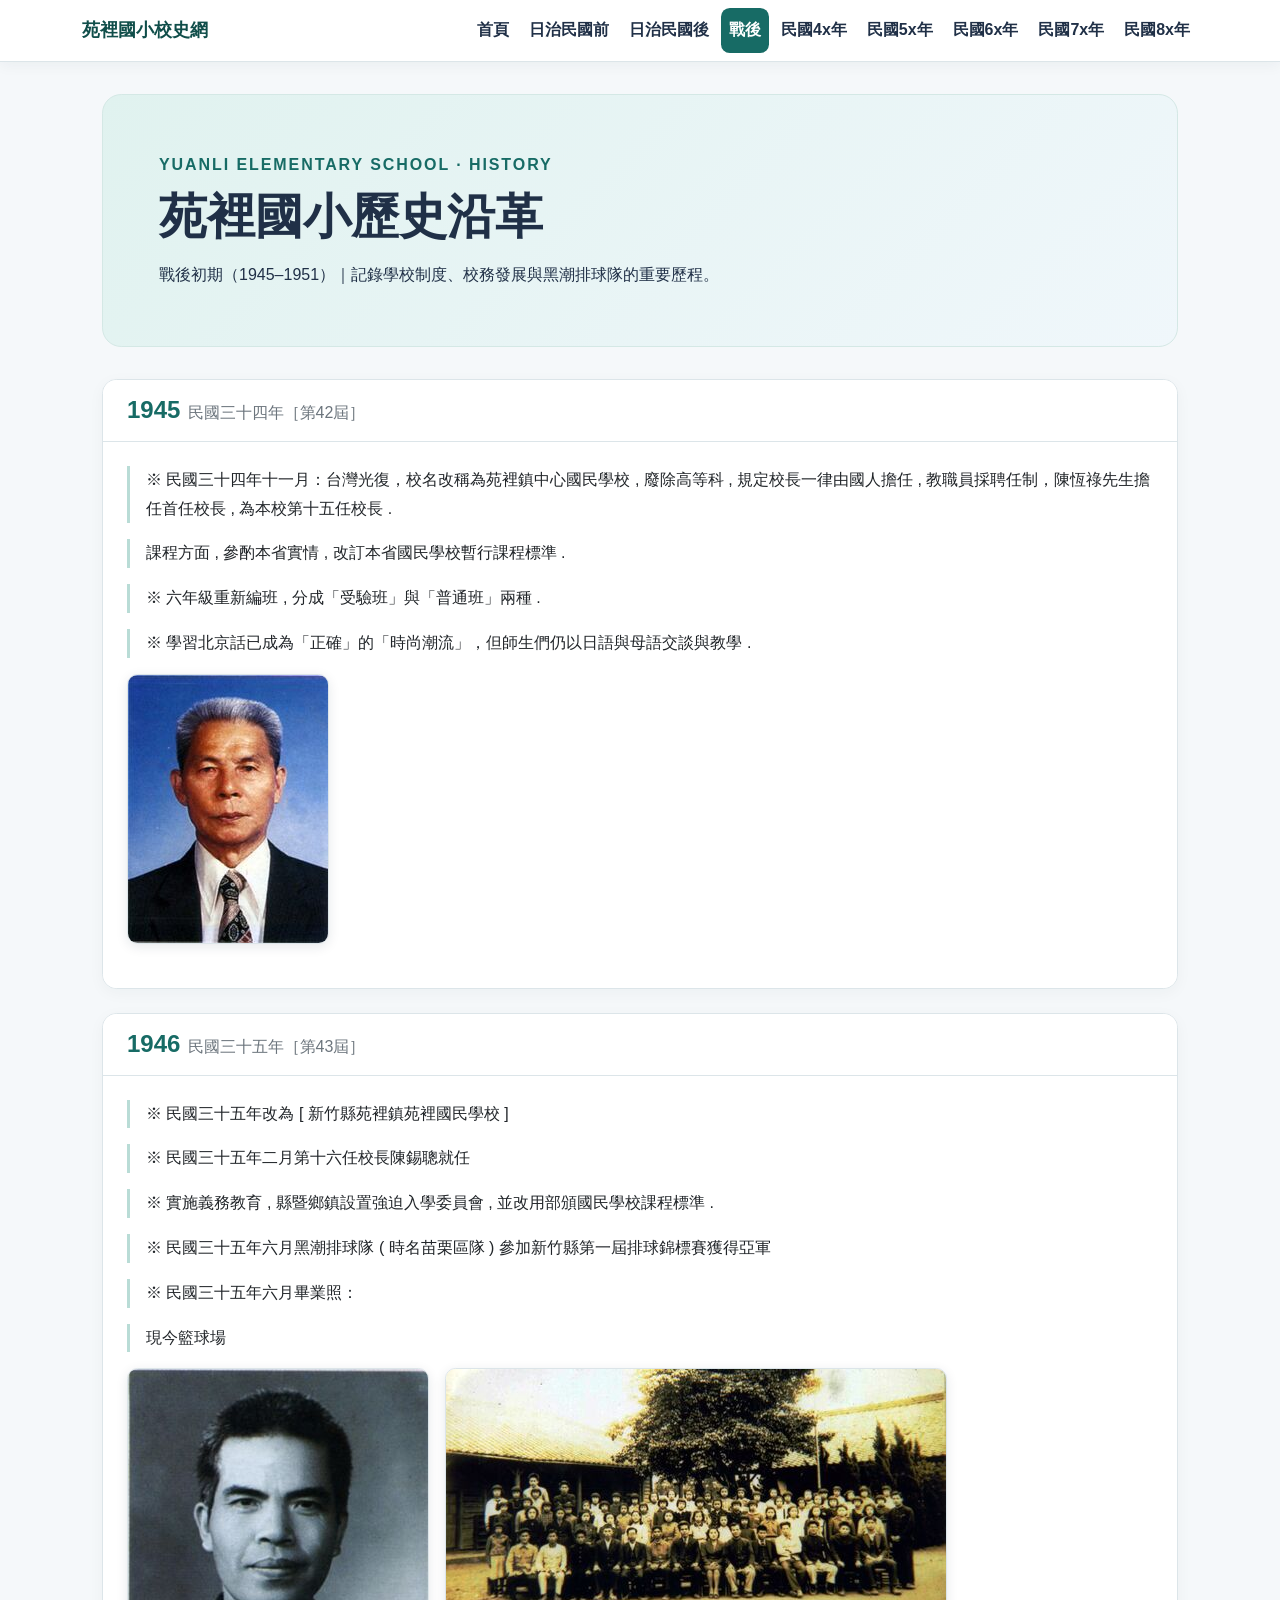
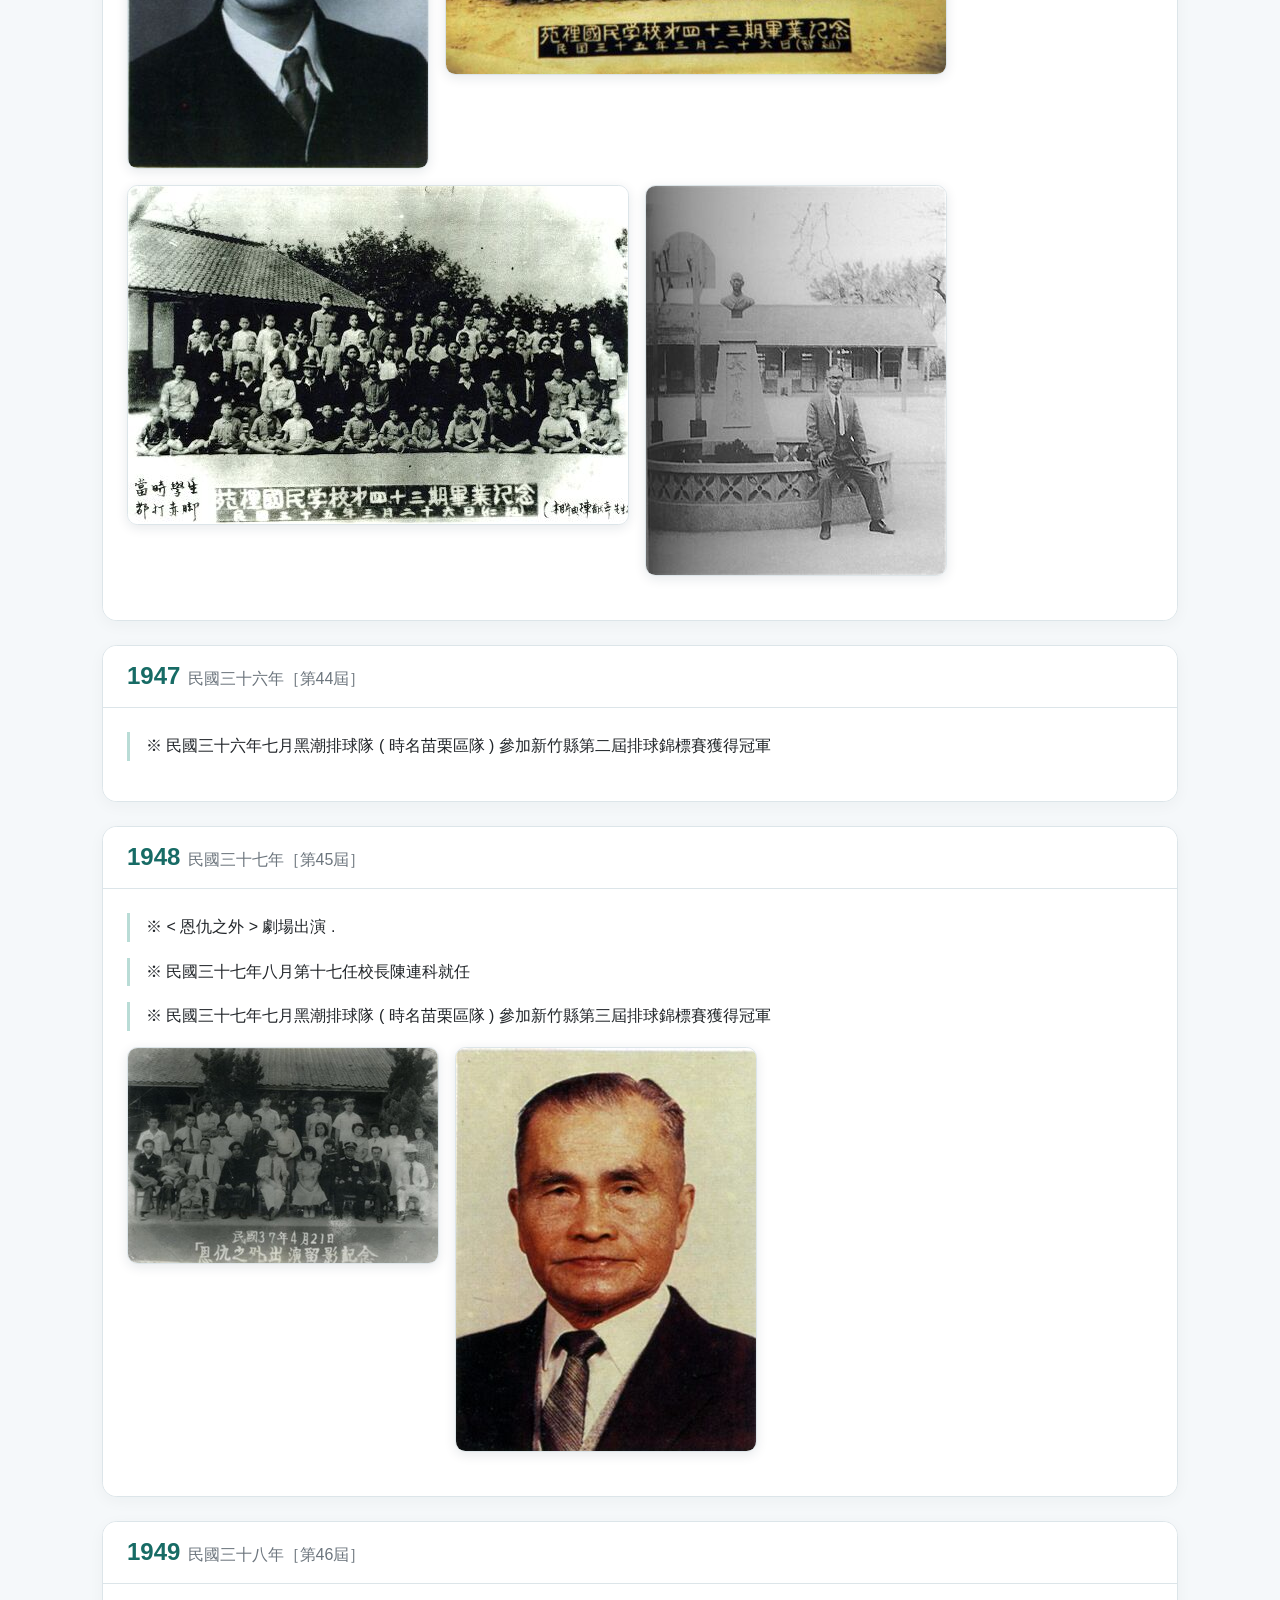
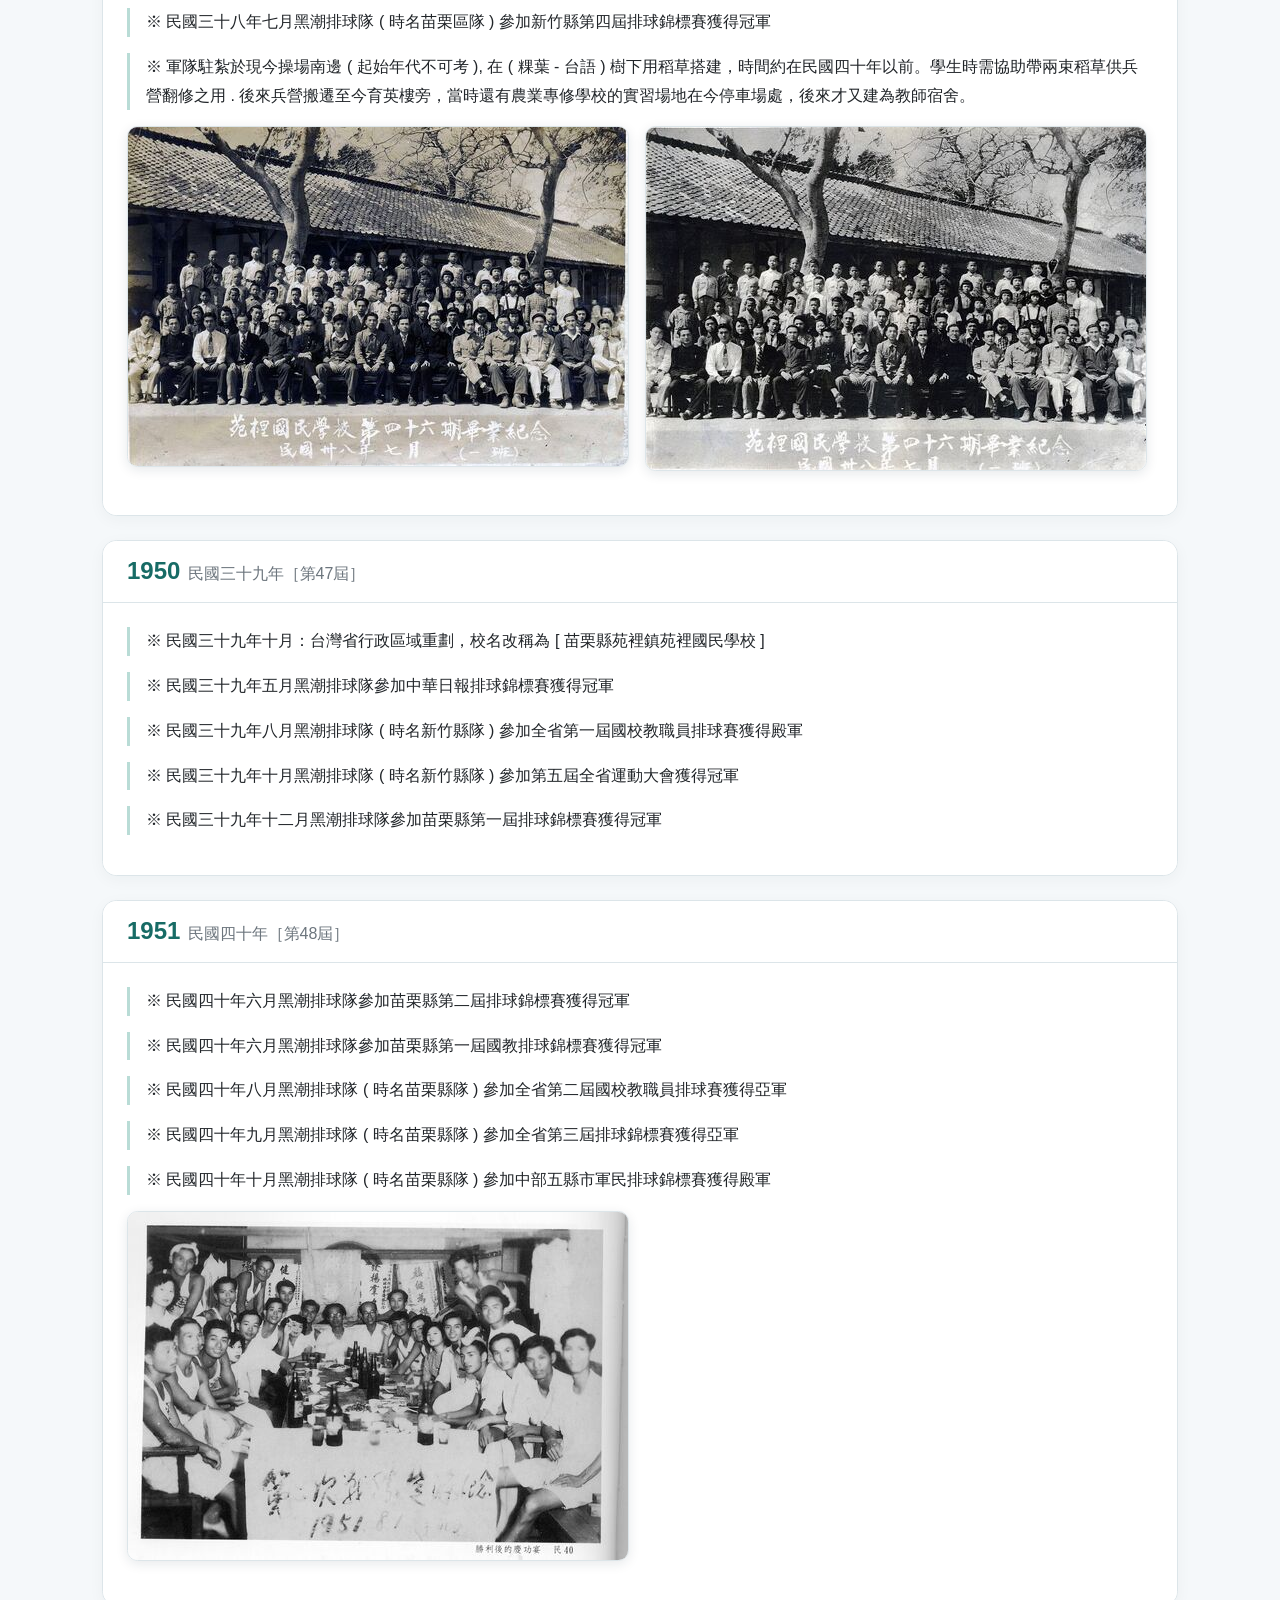
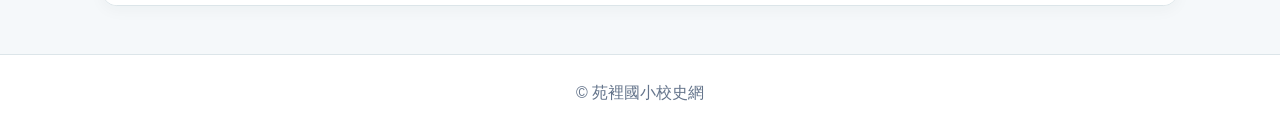
<file: after.html>
<!doctype html>
<html lang="zh-Hant">
<head>
  <meta charset="utf-8">
  <meta name="viewport" content="width=device-width, initial-scale=1">
  <title>苑裡國小歷史沿革（1945–1951）</title>
  <meta name="description" content="苑裡國小戰後初期歷史沿革紀錄">
  <link href="https://cdn.jsdelivr.net/npm/bootstrap@5.3.3/dist/css/bootstrap.min.css" rel="stylesheet">
  <style>
    :root { --ink:#203047; --muted:#64748b; --brand:#176b65; --brand-dark:#104e4a; --paper:#f5f8fa; --line:#dce5e9; }
    body { color:var(--ink); background:var(--paper); font-family:"Noto Sans TC","Microsoft JhengHei",sans-serif; line-height:1.8; }
    .site-navbar { position:sticky; top:0; z-index:1030; background:#fff; border-bottom:1px solid var(--line); box-shadow:0 3px 14px rgba(20,40,60,.05); }
    .site-navbar .container { max-width:1140px; }
    .navbar-brand { color:var(--brand-dark)!important; font-size:1.1rem; font-weight:800; white-space:nowrap; }
    .site-navbar .nav-link { color:var(--ink); padding:.5rem .8rem; border-radius:.55rem; font-weight:650; }
    .site-navbar .nav-link:hover,.site-navbar .nav-link.active { color:#fff!important; background:var(--brand); }
    .navbar-toggler { border-color:var(--line); color:var(--ink); }
    .page-main { max-width:1100px; margin:2rem auto 3rem; }
    .hero { padding:clamp(1.5rem,5vw,3.5rem); border-radius:1.2rem; background:linear-gradient(135deg,#e0f2ef,#f0f7fb); border:1px solid #d4e8e5; margin-bottom:2rem; }
    .eyebrow { color:var(--brand); font-weight:800; letter-spacing:.12em; margin:0; }
    .hero h1 { font-size:clamp(2rem,5vw,3rem); line-height:1.2; margin:.5rem 0 1rem; font-weight:750; }
    .year-card { border:1px solid var(--line); border-radius:.9rem; overflow:hidden; box-shadow:0 4px 16px rgba(20,40,60,.04); }
    .year-title { background:#fff; border-bottom:1px solid var(--line); }
    .year-number { color:var(--brand); font-weight:800; font-size:1.5rem; margin-right:.45rem; }
    .card-body { background:#fff; }
    .history-note { padding-left:1rem; border-left:3px solid #b9dcd6; margin-bottom:1rem; }
    .image-gallery { display:flex; flex-wrap:wrap; align-items:flex-start; gap:1rem; margin:1rem 0 1.25rem; }
    .image-gallery a { display:block; max-width:100%; }
    .history-image { display:block; width:auto; max-width:100%; max-height:560px; height:auto; border-radius:.65rem; border:1px solid var(--line); box-shadow:0 3px 12px rgba(20,40,60,.10); }
    .site-footer { text-align:center; padding:1.5rem; color:var(--muted); border-top:1px solid var(--line); background:#fff; }
    @media(max-width:767.98px) { .page-main{margin-top:1rem}.site-navbar .nav-link{width:100%}.navbar-collapse{padding-top:.5rem}.card-body{padding:1.15rem!important}.image-gallery{display:grid;grid-template-columns:1fr}.image-gallery a{width:100%}.history-image{max-height:none;width:auto;max-width:100%;margin:auto} }
  </style>
</head>
<body>
<header id="top">
  <nav class="navbar navbar-expand-md site-navbar" aria-label="主要導覽">
    <div class="container">
      <a class="navbar-brand" href="index.html">苑裡國小校史網</a>
      <button class="navbar-toggler" type="button" data-bs-toggle="collapse" data-bs-target="#site-nav" aria-controls="site-nav" aria-expanded="false" aria-label="切換導覽選單"><span aria-hidden="true">☰ 選單</span></button>
      <div class="collapse navbar-collapse" id="site-nav">
        <ul class="navbar-nav ms-auto mb-2 mb-md-0 gap-md-1">
          <li class="nav-item"><a class="nav-link" href="index.html">首頁</a></li>
          <li class="nav-item"><a class="nav-link" href="bjapan.html">日治民國前</a></li>
          <li class="nav-item"><a class="nav-link" href="ajapan.html">日治民國後</a></li>
          <li class="nav-item"><a class="nav-link active" href="after.html" aria-current="page">戰後</a></li>
          <li class="nav-item"><a class="nav-link" href="4x.html">民國4x年</a></li>
          <li class="nav-item"><a class="nav-link" href="5x.html">民國5x年</a></li>
          <li class="nav-item"><a class="nav-link" href="6x.html">民國6x年</a></li>
          <li class="nav-item"><a class="nav-link" href="7x.html">民國7x年</a></li>
          <li class="nav-item"><a class="nav-link" href="8x.html">民國8x年</a></li>
        </ul>
      </div>
    </div>
  </nav>
</header>
<main class="container page-main">
  <section class="hero">
    <p class="eyebrow">YUANLI ELEMENTARY SCHOOL · HISTORY</p>
    <h1>苑裡國小歷史沿革</h1>
    <p class="mb-0">戰後初期（1945–1951）｜記錄學校制度、校務發展與黑潮排球隊的重要歷程。</p>
  </section>
  <section class="card year-card mb-4" id="year-1945">
    <div class="year-title px-4 py-3">
      <h2 class="h4 mb-0"><span class="year-number">1945</span><span class="text-secondary fs-6 fw-normal">民國三十四年［第42屆］</span></h2>
    </div>
    <div class="card-body p-4">
      <p class="history-note">※ 民國三十四年十一月：台灣光復，校名改稱為苑裡鎮中心國民學校 , 廢除高等科 , 規定校長一律由國人擔任 , 教職員採聘任制，陳恆祿先生擔任首任校長 , 為本校第十五任校長 .</p>
      <p class="history-note">課程方面 , 參酌本省實情 , 改訂本省國民學校暫行課程標準 .</p>
      <p class="history-note">※ 六年級重新編班 , 分成「受驗班」與「普通班」兩種 .</p>
      <p class="history-note">※ 學習北京話已成為「正確」的「時尚潮流」，但師生們仍以日語與母語交談與教學 .</p>
      <div class="image-gallery">
        <a href="http://120.104.212.112/mwiki/index.php/%E6%AA%94%E6%A1%88:07_500.jpg" target="_blank" rel="noopener"><img class="history-image" src="image/after/image001.jpg" alt="1945 年苑裡國小歷史照片" loading="lazy"></a>
      </div>
    </div>
  </section>
  <section class="card year-card mb-4" id="year-1946">
    <div class="year-title px-4 py-3">
      <h2 class="h4 mb-0"><span class="year-number">1946</span><span class="text-secondary fs-6 fw-normal">民國三十五年［第43屆］</span></h2>
    </div>
    <div class="card-body p-4">
      <p class="history-note">※ 民國三十五年改為 [ 新竹縣苑裡鎮苑裡國民學校 ]</p>
      <p class="history-note">※ 民國三十五年二月第十六任校長陳錫聰就任</p>
      <p class="history-note">※ 實施義務教育 , 縣暨鄉鎮設置強迫入學委員會 , 並改用部頒國民學校課程標準 .</p>
      <p class="history-note">※ 民國三十五年六月黑潮排球隊 ( 時名苗栗區隊 ) 參加新竹縣第一屆排球錦標賽獲得亞軍</p>
      <p class="history-note">※ 民國三十五年六月畢業照：</p>
      <p class="history-note">現今籃球場</p>
      <div class="image-gallery">
        <a href="http://120.104.212.112/mwiki/index.php/%E6%AA%94%E6%A1%88:P16.jpg" target="_blank" rel="noopener"><img class="history-image" src="image/after/image002.jpg" alt="1946 年苑裡國小歷史照片" loading="lazy"></a>
        <a href="http://120.104.212.112/mwiki/index.php/%E6%AA%94%E6%A1%88:G4301.jpg" target="_blank" rel="noopener"><img class="history-image" src="image/after/image003.jpg" alt="1946 年苑裡國小歷史照片" loading="lazy"></a>
        <a href="http://120.104.212.112/mwiki/index.php/%E6%AA%94%E6%A1%88:G4302_2000.jpg" target="_blank" rel="noopener"><img class="history-image" src="image/after/image004.jpg" alt="1946 年苑裡國小歷史照片" loading="lazy"></a>
        <a href="http://120.104.212.112/mwiki/index.php/%E6%AA%94%E6%A1%88:Y35cam.jpg" target="_blank" rel="noopener"><img class="history-image" src="image/after/image005.jpg" alt="1946 年苑裡國小歷史照片" loading="lazy"></a>
      </div>
    </div>
  </section>
  <section class="card year-card mb-4" id="year-1947">
    <div class="year-title px-4 py-3">
      <h2 class="h4 mb-0"><span class="year-number">1947</span><span class="text-secondary fs-6 fw-normal">民國三十六年［第44屆］</span></h2>
    </div>
    <div class="card-body p-4">
      <p class="history-note">※ 民國三十六年七月黑潮排球隊 ( 時名苗栗區隊 ) 參加新竹縣第二屆排球錦標賽獲得冠軍</p>
    </div>
  </section>
  <section class="card year-card mb-4" id="year-1948">
    <div class="year-title px-4 py-3">
      <h2 class="h4 mb-0"><span class="year-number">1948</span><span class="text-secondary fs-6 fw-normal">民國三十七年［第45屆］</span></h2>
    </div>
    <div class="card-body p-4">
      <p class="history-note">※ &lt; 恩仇之外 &gt; 劇場出演 .</p>
      <p class="history-note">※ 民國三十七年八月第十七任校長陳連科就任</p>
      <p class="history-note">※ 民國三十七年七月黑潮排球隊 ( 時名苗栗區隊 ) 參加新竹縣第三屆排球錦標賽獲得冠軍</p>
      <div class="image-gallery">
        <a href="http://120.104.212.112/mwiki/index.php/%E6%AA%94%E6%A1%88:05182.jpg" target="_blank" rel="noopener"><img class="history-image" src="image/after/image006.jpg" alt="1948 年苑裡國小歷史照片" loading="lazy"></a>
        <a href="http://120.104.212.112/mwiki/index.php/%E6%AA%94%E6%A1%88:03_500.jpg" target="_blank" rel="noopener"><img class="history-image" src="image/after/image007.jpg" alt="1948 年苑裡國小歷史照片" loading="lazy"></a>
      </div>
    </div>
  </section>
  <section class="card year-card mb-4" id="year-1949">
    <div class="year-title px-4 py-3">
      <h2 class="h4 mb-0"><span class="year-number">1949</span><span class="text-secondary fs-6 fw-normal">民國三十八年［第46屆］</span></h2>
    </div>
    <div class="card-body p-4">
      <p class="history-note">※ 民國三十八年七月黑潮排球隊 ( 時名苗栗區隊 ) 參加新竹縣第四屆排球錦標賽獲得冠軍</p>
      <p class="history-note">※ 軍隊駐紮於現今操場南邊 ( 起始年代不可考 ), 在 ( 粿葉 - 台語 ) 樹下用稻草搭建，時間約在民國四十年以前。學生時需協助帶兩束稻草供兵營翻修之用 . 後來兵營搬遷至今育英樓旁，當時還有農業專修學校的實習場地在今停車場處，後來才又建為教師宿舍。</p>
      <div class="image-gallery">
        <a href="http://120.104.212.112/mwiki/index.php/%E6%AA%94%E6%A1%88:G4601.jpg" target="_blank" rel="noopener"><img class="history-image" src="image/after/image008.jpg" alt="1949 年苑裡國小歷史照片" loading="lazy"></a>
        <a href="http://120.104.212.112/mwiki/index.php/%E6%AA%94%E6%A1%88:G4602.jpg" target="_blank" rel="noopener"><img class="history-image" src="image/after/image009.jpg" alt="1949 年苑裡國小歷史照片" loading="lazy"></a>
      </div>
    </div>
  </section>
  <section class="card year-card mb-4" id="year-1950">
    <div class="year-title px-4 py-3">
      <h2 class="h4 mb-0"><span class="year-number">1950</span><span class="text-secondary fs-6 fw-normal">民國三十九年［第47屆］</span></h2>
    </div>
    <div class="card-body p-4">
      <p class="history-note">※ 民國三十九年十月：台灣省行政區域重劃，校名改稱為 [ 苗栗縣苑裡鎮苑裡國民學校 ]</p>
      <p class="history-note">※ 民國三十九年五月黑潮排球隊參加中華日報排球錦標賽獲得冠軍</p>
      <p class="history-note">※ 民國三十九年八月黑潮排球隊 ( 時名新竹縣隊 ) 參加全省第一屆國校教職員排球賽獲得殿軍</p>
      <p class="history-note">※ 民國三十九年十月黑潮排球隊 ( 時名新竹縣隊 ) 參加第五屆全省運動大會獲得冠軍</p>
      <p class="history-note">※ 民國三十九年十二月黑潮排球隊參加苗栗縣第一屆排球錦標賽獲得冠軍</p>
    </div>
  </section>
  <section class="card year-card mb-4" id="year-1951">
    <div class="year-title px-4 py-3">
      <h2 class="h4 mb-0"><span class="year-number">1951</span><span class="text-secondary fs-6 fw-normal">民國四十年［第48屆］</span></h2>
    </div>
    <div class="card-body p-4">
      <p class="history-note">※ 民國四十年六月黑潮排球隊參加苗栗縣第二屆排球錦標賽獲得冠軍</p>
      <p class="history-note">※ 民國四十年六月黑潮排球隊參加苗栗縣第一屆國教排球錦標賽獲得冠軍</p>
      <p class="history-note">※ 民國四十年八月黑潮排球隊 ( 時名苗栗縣隊 ) 參加全省第二屆國校教職員排球賽獲得亞軍</p>
      <p class="history-note">※ 民國四十年九月黑潮排球隊 ( 時名苗栗縣隊 ) 參加全省第三屆排球錦標賽獲得亞軍</p>
      <p class="history-note">※ 民國四十年十月黑潮排球隊 ( 時名苗栗縣隊 ) 參加中部五縣市軍民排球錦標賽獲得殿軍</p>
      <div class="image-gallery">
        <a href="http://120.104.212.112/mwiki/index.php/%E6%AA%94%E6%A1%88:0032.jpg" target="_blank" rel="noopener"><img class="history-image" src="image/after/image010.jpg" alt="1951 年苑裡國小歷史照片" loading="lazy"></a>
      </div>
    </div>
  </section>
</main>
<footer class="site-footer">© 苑裡國小校史網</footer>
<script src="https://cdn.jsdelivr.net/npm/bootstrap@5.3.3/dist/js/bootstrap.bundle.min.js"></script>
</body>
</html>
</file>
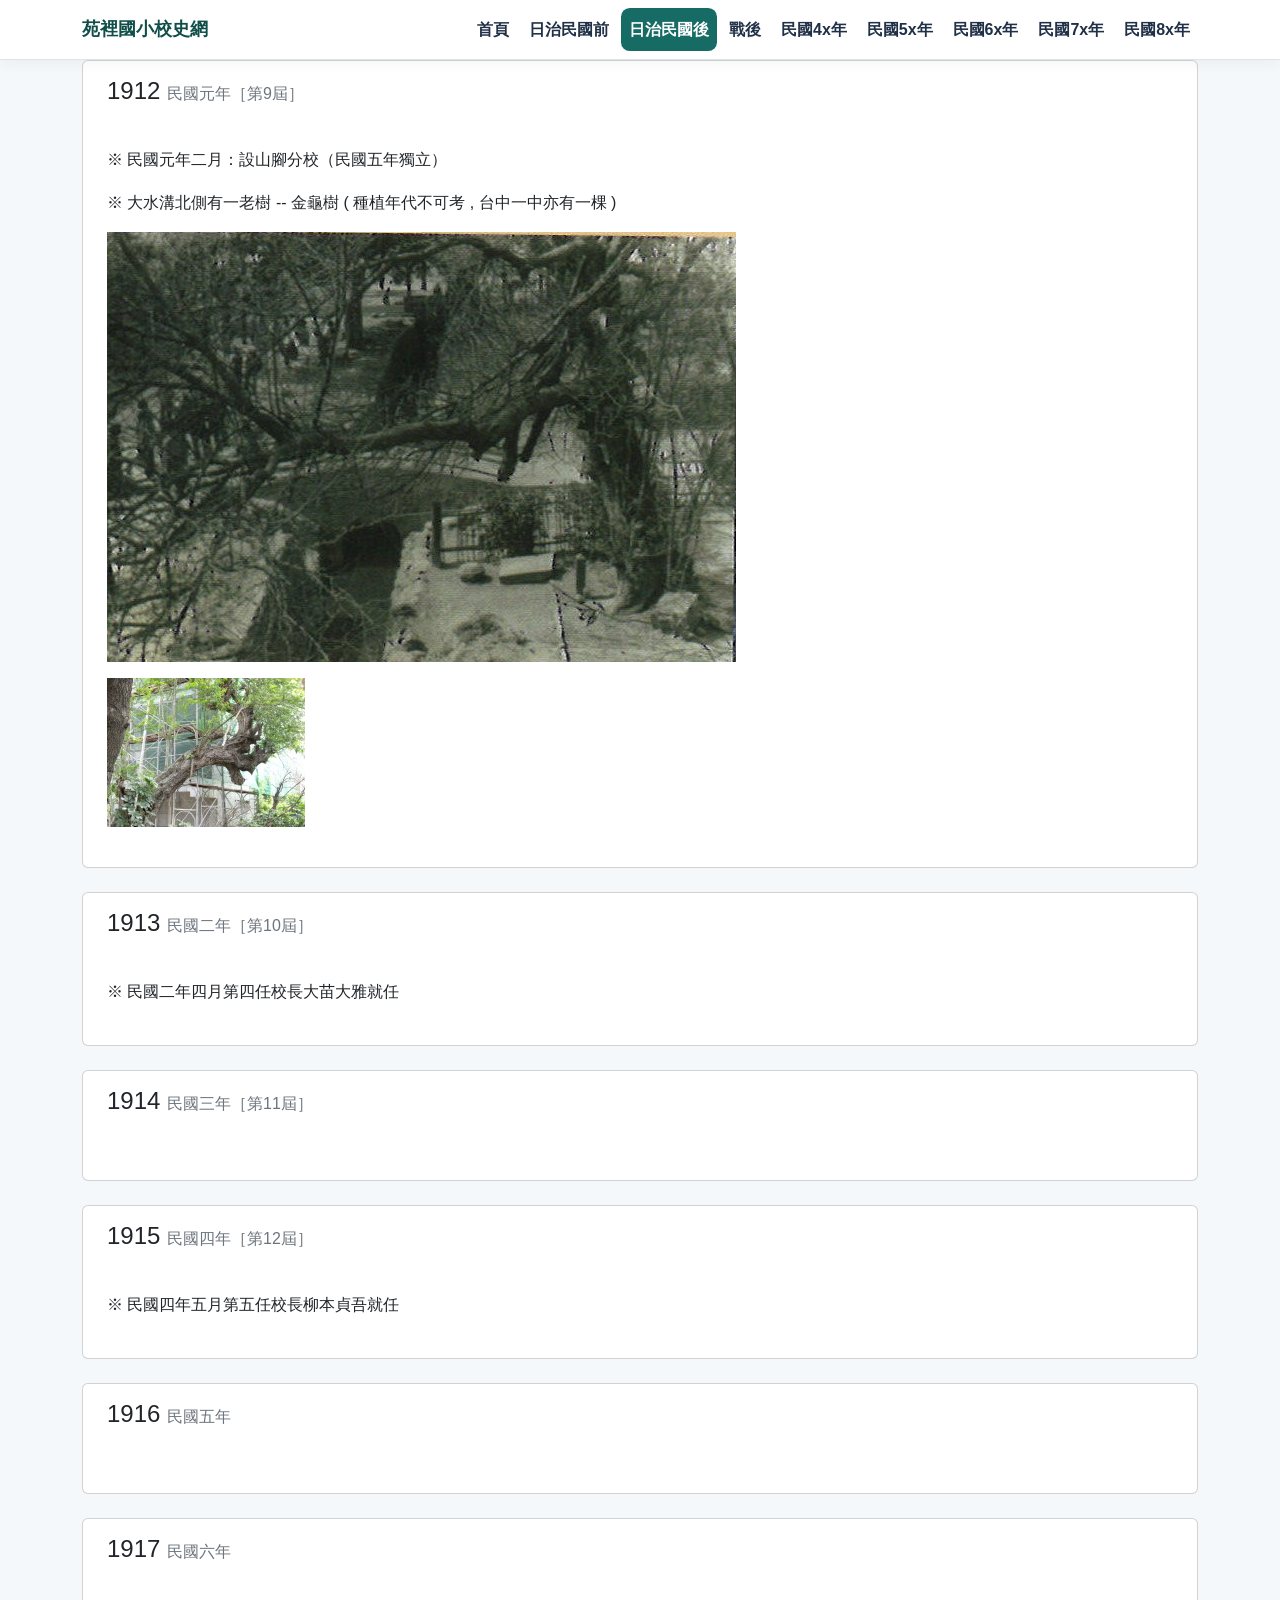
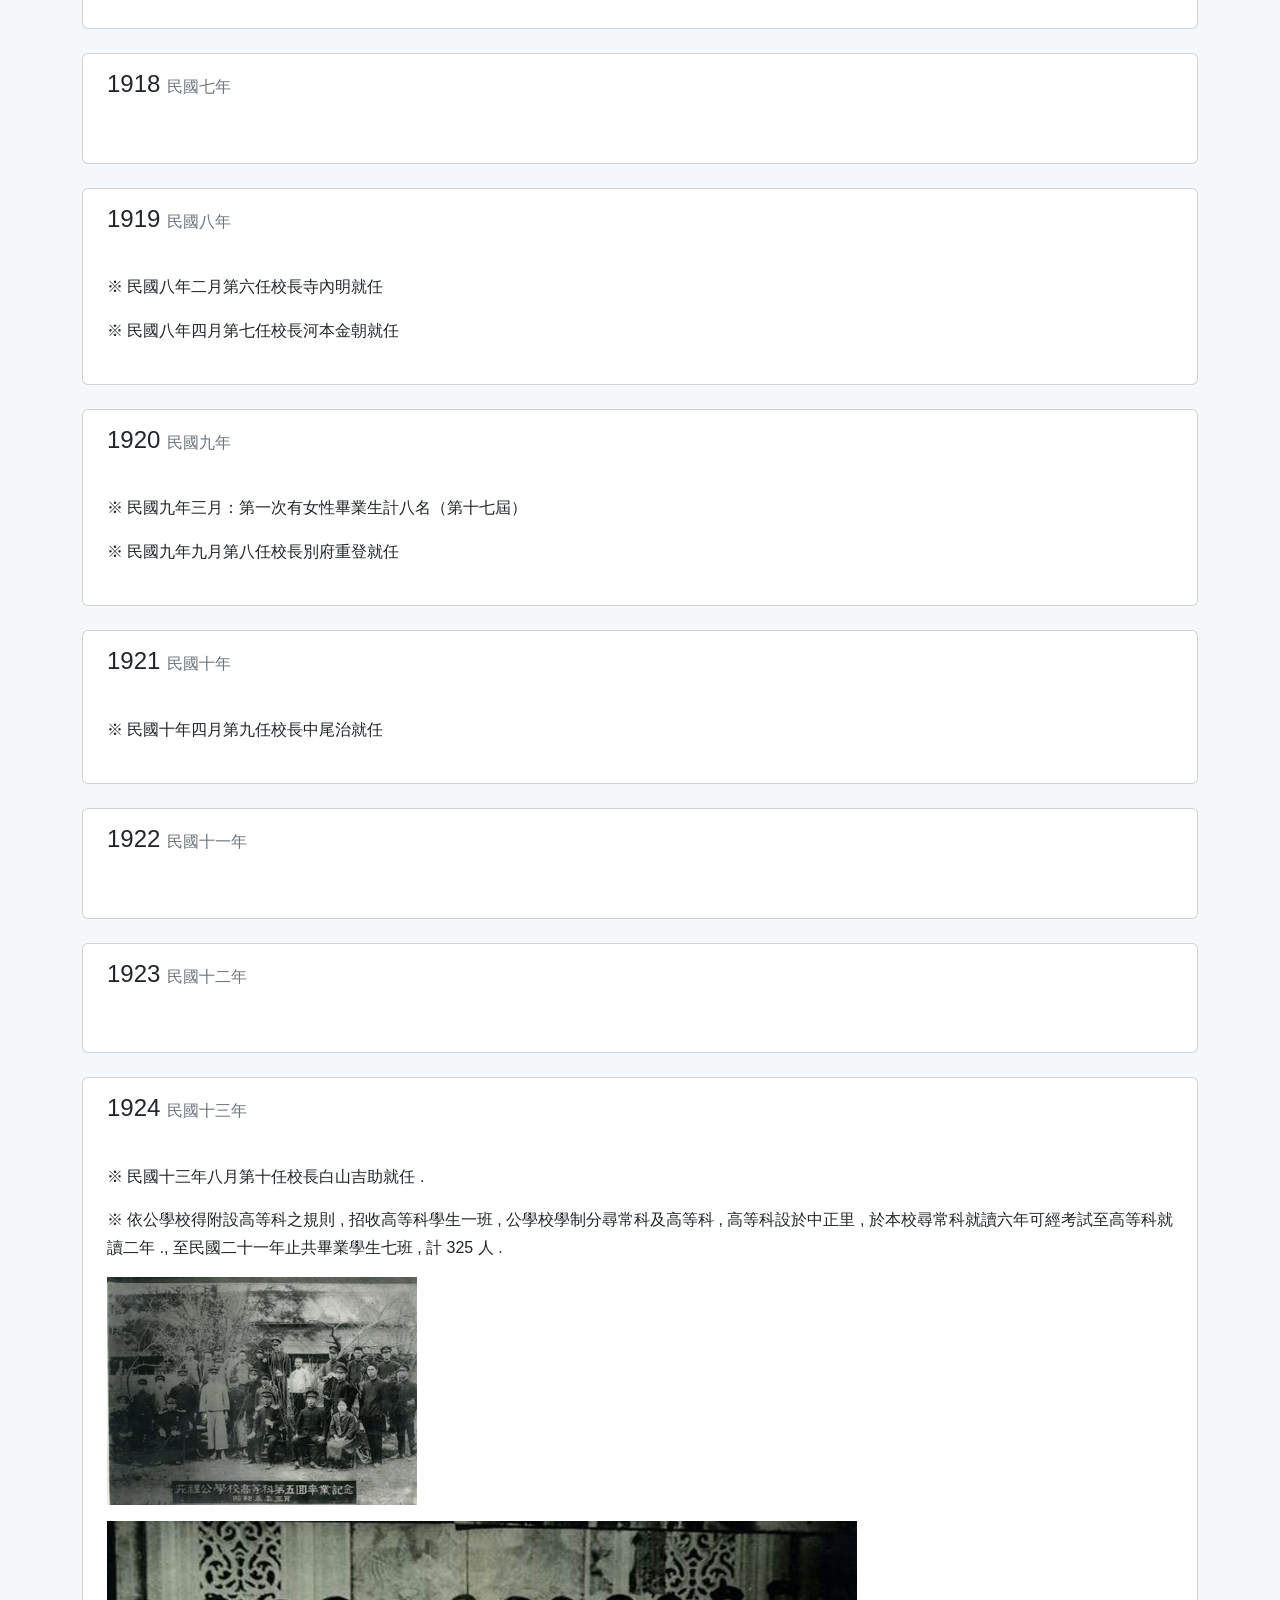
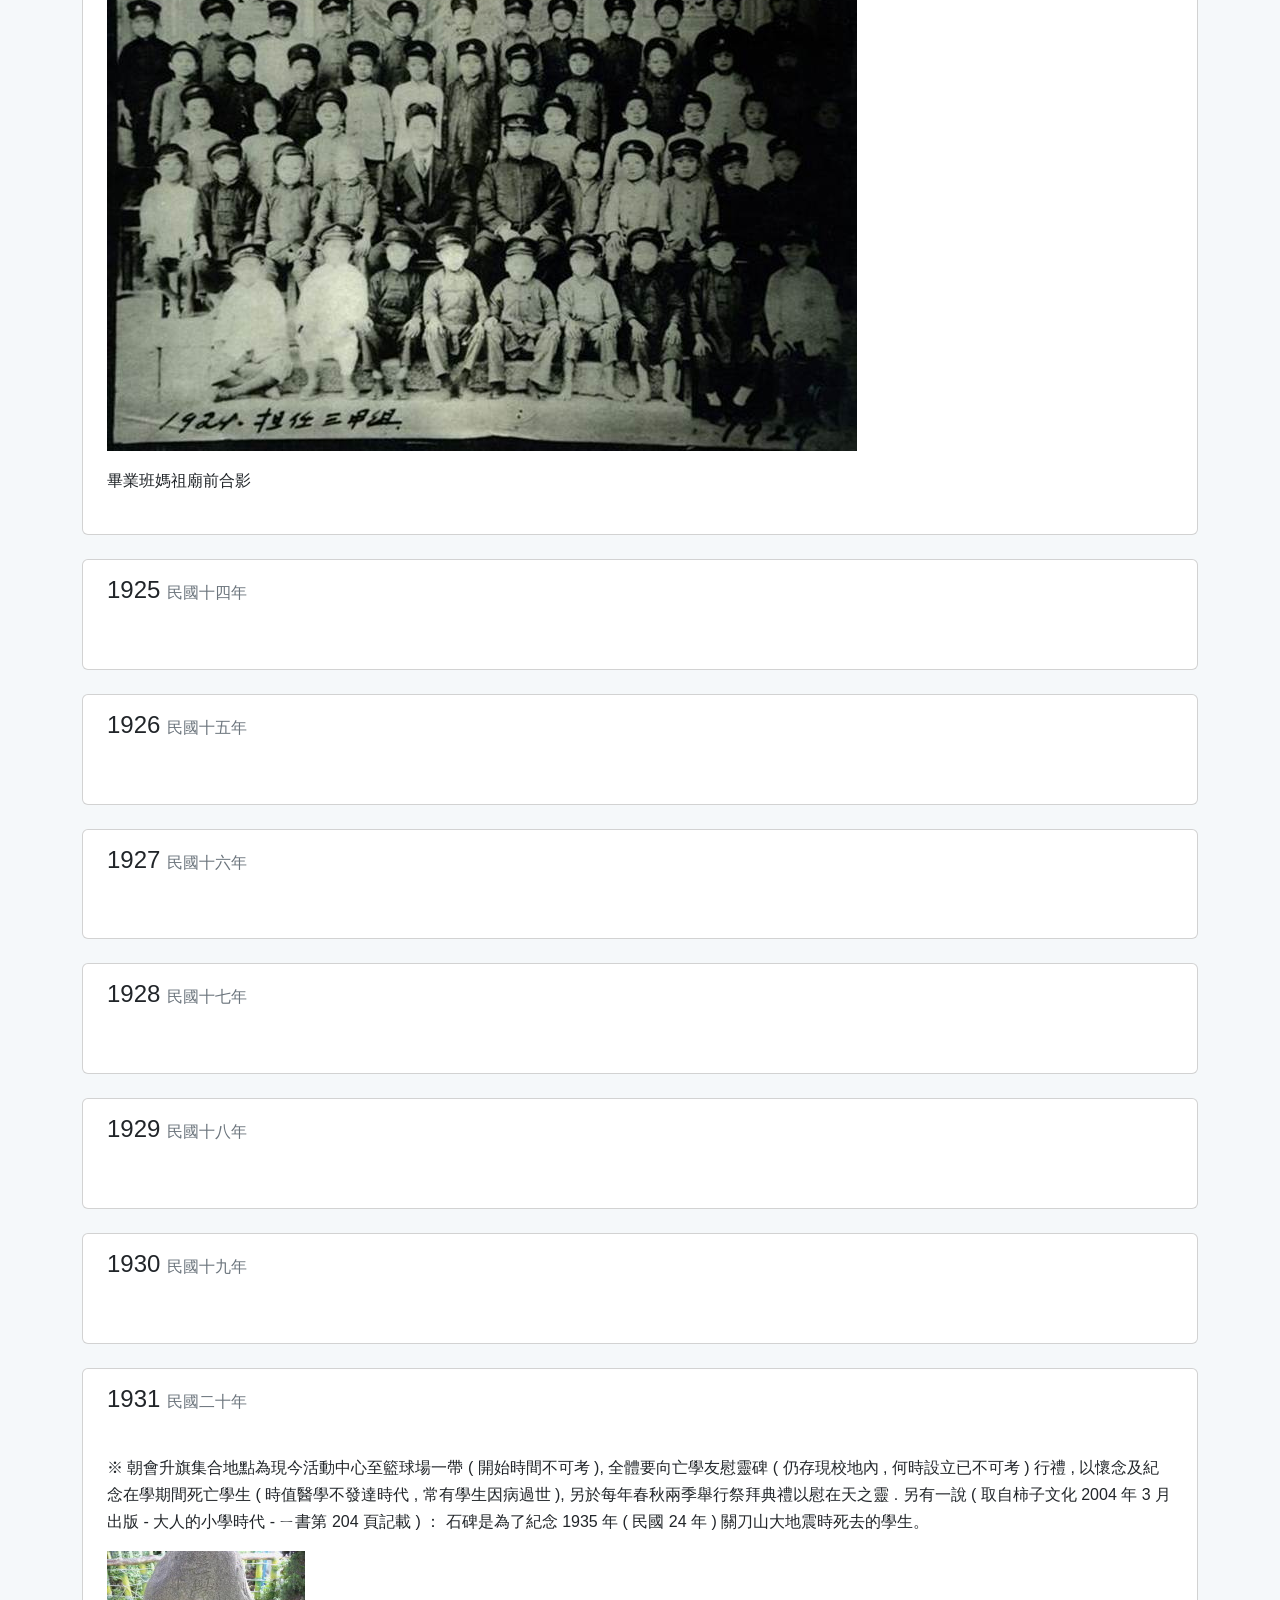
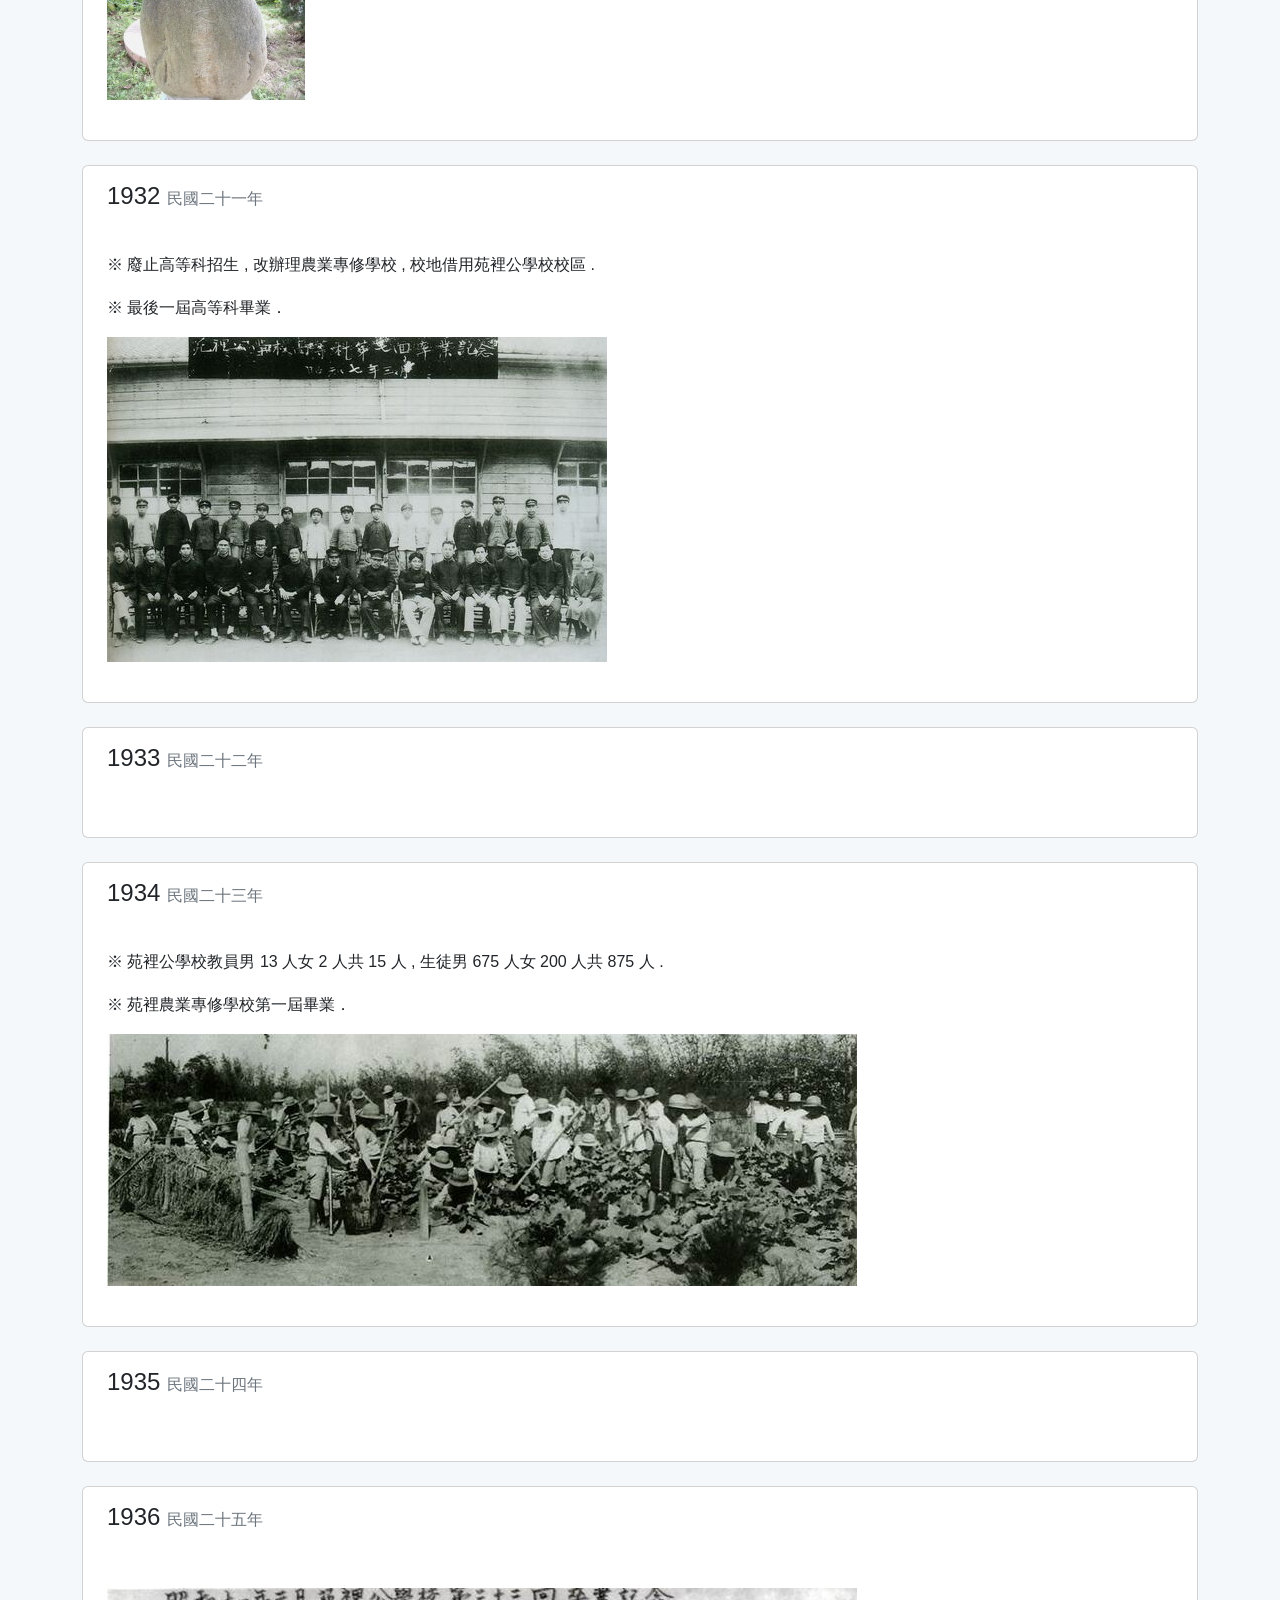
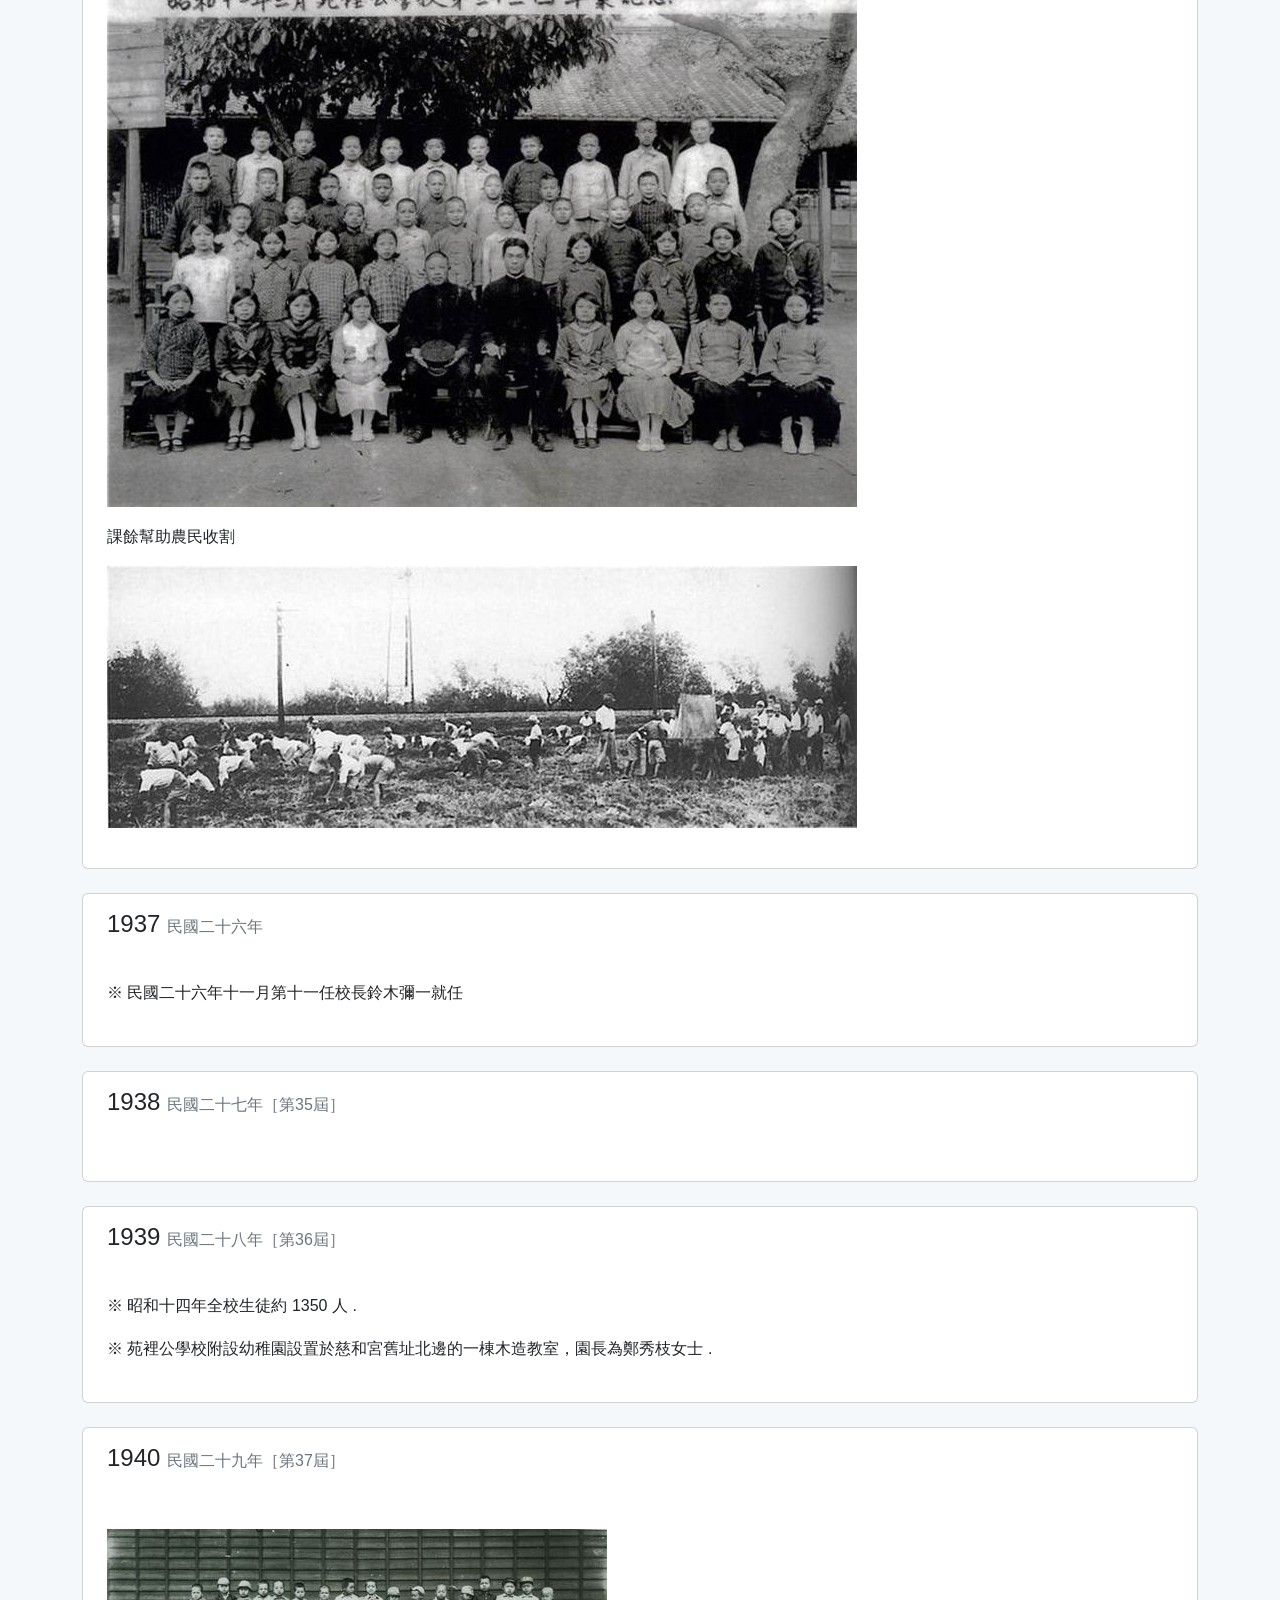
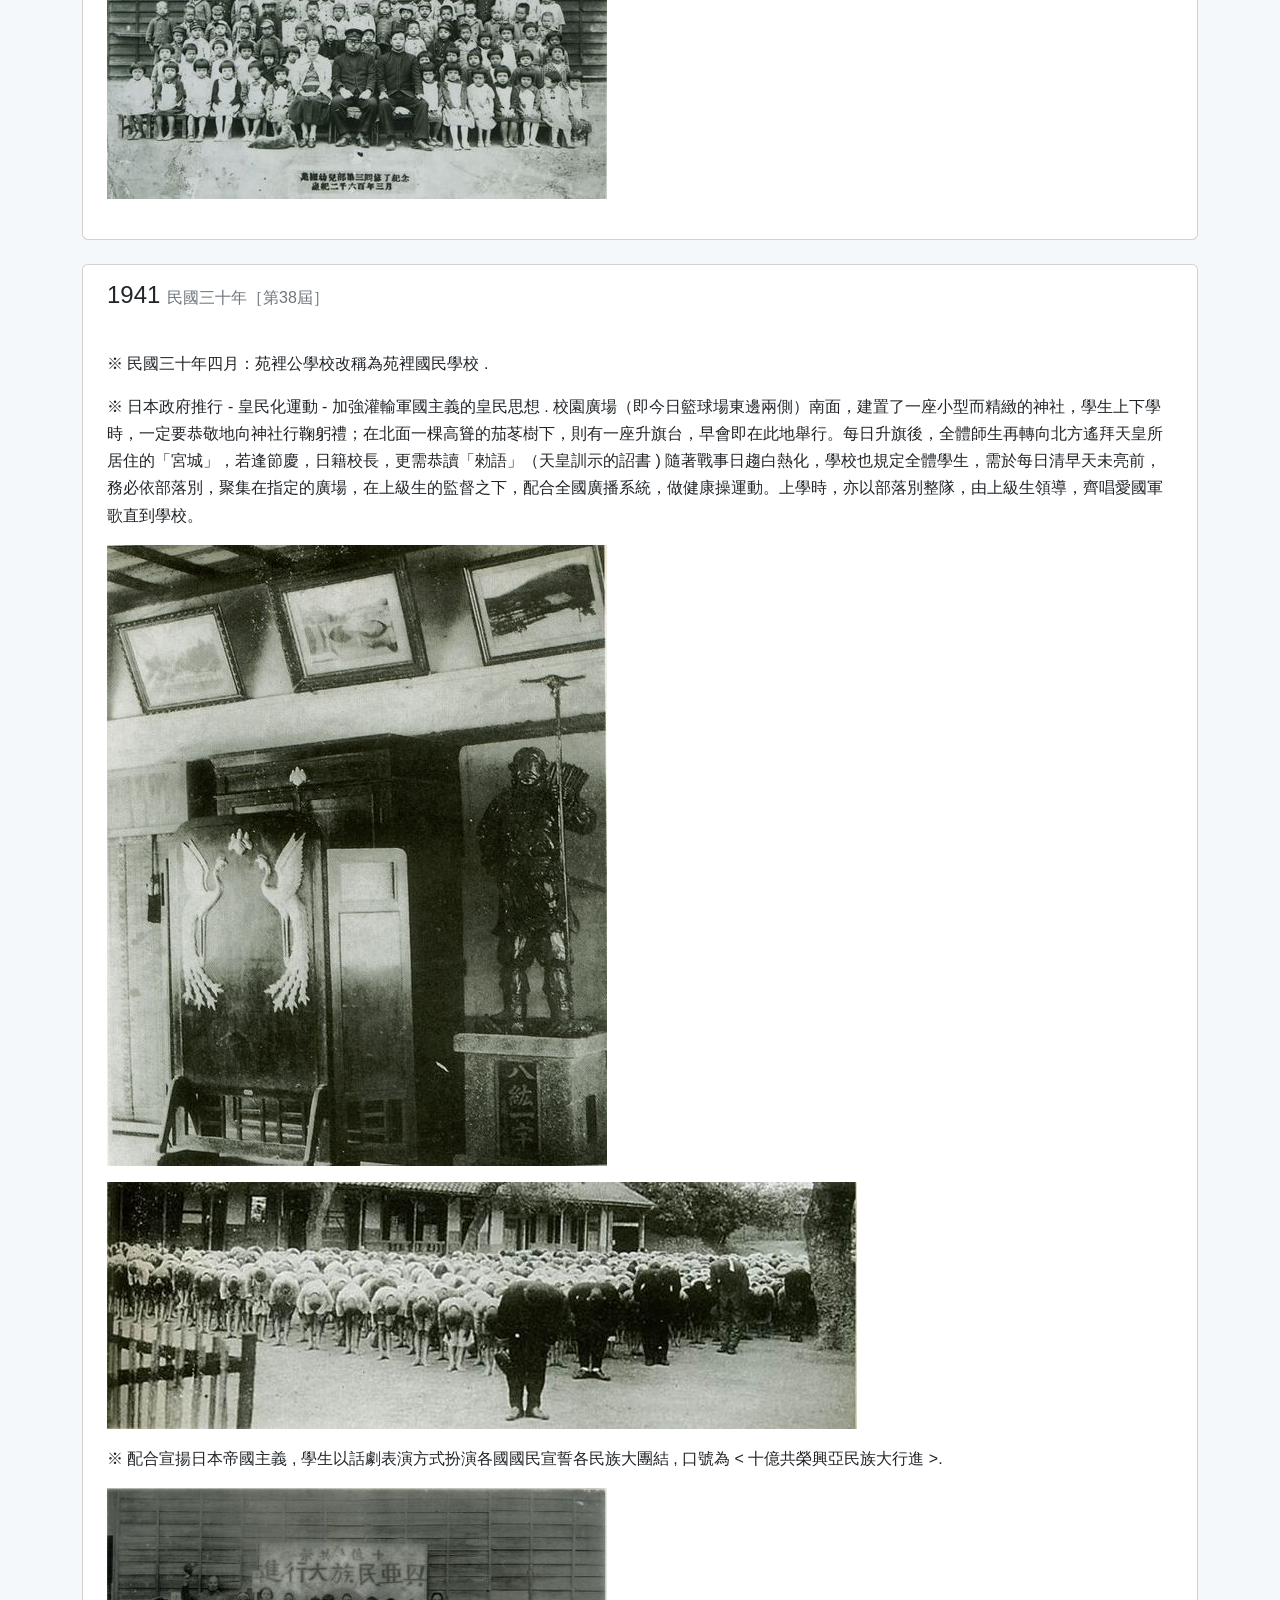
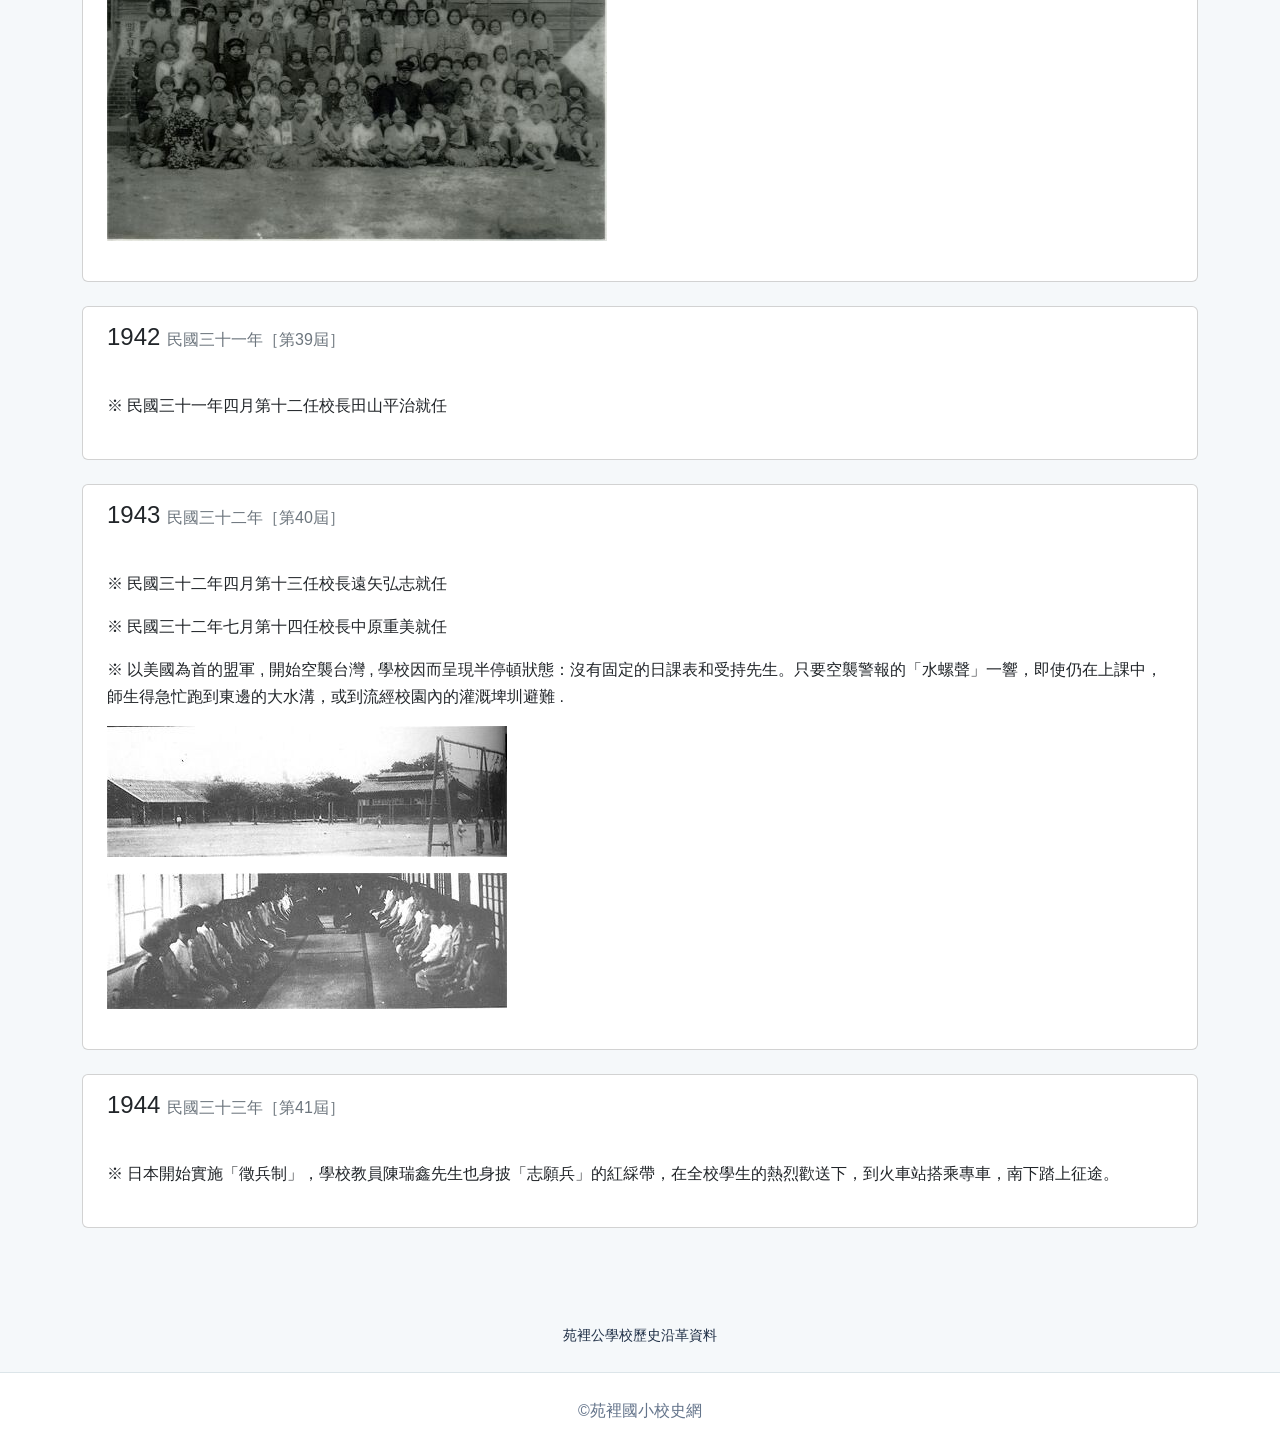
<file: ajapan.html>
<!doctype html>
<html lang="zh-Hant">
<head>
<meta charset="utf-8">
<meta name="viewport" content="width=device-width, initial-scale=1">
<title>苑裡國小校史網</title>
<meta name="description" content="苑裡國小校史網">
<link href="https://cdn.jsdelivr.net/npm/bootstrap@5.3.3/dist/css/bootstrap.min.css" rel="stylesheet">
<style>

    :root {
      --ink: #203047;
      --muted: #64748b;
      --brand: #176b65;
      --brand-dark: #104e4a;
      --paper: #f5f8fa;
      --line: #dce5e9;
    }
    body {
      color: var(--ink);
      background: var(--paper);
      font-family: "Noto Sans TC", "Microsoft JhengHei", sans-serif;
      line-height: 1.7;
    }
    .site-navbar {
      position: sticky;
      top: 0;
      z-index: 1030;
      background: #fff;
      border-bottom: 1px solid var(--line);
      box-shadow: 0 3px 14px rgba(20, 40, 60, .05);
    }
    .site-navbar .container { max-width: 1140px; }
    .navbar-brand {
      color: var(--brand-dark) !important;
      font-size: 1.1rem;
      font-weight: 800;
      white-space: nowrap;
    }
    .site-navbar .nav-link {
      color: var(--ink);
      padding: .5rem .8rem;
      border-radius: .55rem;
      font-weight: 650;
      transition: background-color .15s ease, color .15s ease;
    }
    .site-navbar .nav-link:hover,
    .site-navbar .nav-link.active {
      color: #fff !important;
      background: var(--brand);
    }
    .navbar-toggler {
      border-color: var(--line);
      color: var(--ink);
      padding: .4rem .65rem;
    }
    .navbar-toggler:focus { box-shadow: 0 0 0 .2rem rgba(23, 107, 101, .18); }
    .page-main { max-width: 1100px; margin: 2rem auto 3rem; }
    .hero {
      padding: clamp(1.5rem, 5vw, 3.5rem);
      border-radius: 1.2rem;
      background: linear-gradient(135deg, #e0f2ef, #f0f7fb);
      border: 1px solid #d4e8e5;
      margin-bottom: 2rem;
    }
    .eyebrow { color: var(--brand); font-weight: 800; letter-spacing: .12em; margin: 0; }
    .hero h1 { font-size: clamp(2rem, 5vw, 3rem); line-height: 1.2; margin: .5rem 0 1rem; font-weight: 750; }
    .hero p:last-child { margin-bottom: 0; }
    .resource-section {
      background: #fff;
      border: 1px solid var(--line);
      border-radius: .9rem;
      padding: 1.5rem;
    }
    .resource-section h2 { margin: 0 0 1rem; font-size: 1.5rem; font-weight: 750; }
    .resource-section a { color: var(--brand-dark); }
    .site-footer {
      text-align: center;
      padding: 1.5rem;
      color: var(--muted);
      border-top: 1px solid var(--line);
      background: #fff;
    }
    @media (max-width: 767.98px) {
      .page-main { margin-top: 1rem; }
      .site-navbar .nav-link { width: 100%; }
      .navbar-collapse { padding-top: .5rem; }
      .resource-section { padding: 1.1rem; }
    }
  
</style>
</head>
<body>

<header class="site-header">
 <nav class="navbar navbar-expand-md site-navbar" aria-label="主要導覽">
      <div class="container">
        <a class="navbar-brand" href="index.html">苑裡國小校史網</a>
        <button class="navbar-toggler" type="button" data-bs-toggle="collapse" data-bs-target="#site-nav"
          aria-controls="site-nav" aria-expanded="false" aria-label="切換導覽選單">
          <span aria-hidden="true">☰ 選單</span>
        </button>
        <div class="collapse navbar-collapse" id="site-nav">
          <ul class="navbar-nav ms-auto mb-2 mb-md-0 gap-md-1">
            <li class="nav-item"><a class="nav-link" href="index.html">首頁</a></li>
            <li class="nav-item"><a class="nav-link" href="bjapan.html">日治民國前</a></li>
            <li class="nav-item"><a class="nav-link  active" href="ajapan.html">日治民國後</a></li>
            <li class="nav-item"><a class="nav-link" href="after.html">戰後</a></li>
            <li class="nav-item"><a class="nav-link" href="4x.html">民國4x年</a></li>
            <li class="nav-item"><a class="nav-link" href="4x.html">民國5x年</a></li>
            <li class="nav-item"><a class="nav-link" href="4x.html">民國6x年</a></li>
            <li class="nav-item"><a class="nav-link" href="4x.html">民國7x年</a></li>
            <li class="nav-item"><a class="nav-link" href="4x.html">民國8x年</a></li>
          </ul>
        </div>
      </div>
    </nav>
</header>



<main class="container timeline pb-5">

<section class="card year-card mb-4" id="year-1912">
    <div class="year-title px-4 py-3">
        <h2 class="h4 mb-0"><span class="year-number">1912</span> <span class="text-secondary fs-6 fw-normal">民國元年［第9屆］</span></h2>
    </div>
    <div class="card-body p-4">
<p class="mb-3">※ 民國元年二月：設山腳分校（民國五年獨立）</p>
<p class="mb-3">※ 大水溝北側有一老樹 -- 金龜樹 ( 種植年代不可考 , 台中一中亦有一棵 )</p>
<figure class="image-wrap my-3"><img class="img-fluid history-image" src="image/ajapan/river.png" alt="1912 年苑裡公學校歷史照片" loading="lazy"></a></figure>
<figure class="image-wrap my-3"><img class="img-fluid history-image" src="image/ajapan/image002.jpg" alt="1912 年苑裡公學校歷史照片" loading="lazy"></a></figure>
</div></section>
<section class="card year-card mb-4" id="year-1913"><div class="year-title px-4 py-3"><h2 class="h4 mb-0"><span class="year-number">1913</span> <span class="text-secondary fs-6 fw-normal">民國二年［第10屆］</span></h2></div><div class="card-body p-4">
<p class="mb-3">※ 民國二年四月第四任校長大苗大雅就任</p>
</div></section>
<section class="card year-card mb-4" id="year-1914"><div class="year-title px-4 py-3"><h2 class="h4 mb-0"><span class="year-number">1914</span> <span class="text-secondary fs-6 fw-normal">民國三年［第11屆］</span></h2></div><div class="card-body p-4">
</div></section>
<section class="card year-card mb-4" id="year-1915"><div class="year-title px-4 py-3"><h2 class="h4 mb-0"><span class="year-number">1915</span> <span class="text-secondary fs-6 fw-normal">民國四年［第12屆］</span></h2></div><div class="card-body p-4">
<p class="mb-3">※ 民國四年五月第五任校長柳本貞吾就任</p>
</div></section>
<section class="card year-card mb-4" id="year-1916"><div class="year-title px-4 py-3"><h2 class="h4 mb-0"><span class="year-number">1916</span> <span class="text-secondary fs-6 fw-normal">民國五年</span></h2></div><div class="card-body p-4">
</div></section>
<section class="card year-card mb-4" id="year-1917"><div class="year-title px-4 py-3"><h2 class="h4 mb-0"><span class="year-number">1917</span> <span class="text-secondary fs-6 fw-normal">民國六年</span></h2></div><div class="card-body p-4">
</div></section>
<section class="card year-card mb-4" id="year-1918"><div class="year-title px-4 py-3"><h2 class="h4 mb-0"><span class="year-number">1918</span> <span class="text-secondary fs-6 fw-normal">民國七年</span></h2></div><div class="card-body p-4">
</div></section>
<section class="card year-card mb-4" id="year-1919"><div class="year-title px-4 py-3"><h2 class="h4 mb-0"><span class="year-number">1919</span> <span class="text-secondary fs-6 fw-normal">民國八年</span></h2></div><div class="card-body p-4">
<p class="mb-3">※ 民國八年二月第六任校長寺內明就任</p>
<p class="mb-3">※ 民國八年四月第七任校長河本金朝就任</p>
</div></section>
<section class="card year-card mb-4" id="year-1920"><div class="year-title px-4 py-3"><h2 class="h4 mb-0"><span class="year-number">1920</span> <span class="text-secondary fs-6 fw-normal">民國九年</span></h2></div><div class="card-body p-4">
<p class="mb-3">※ 民國九年三月：第一次有女性畢業生計八名（第十七屆）</p>
<p class="mb-3">※ 民國九年九月第八任校長別府重登就任</p>
</div></section>
<section class="card year-card mb-4" id="year-1921"><div class="year-title px-4 py-3"><h2 class="h4 mb-0"><span class="year-number">1921</span> <span class="text-secondary fs-6 fw-normal">民國十年</span></h2></div><div class="card-body p-4">
<p class="mb-3">※ 民國十年四月第九任校長中尾治就任</p>
</div></section>
<section class="card year-card mb-4" id="year-1922"><div class="year-title px-4 py-3"><h2 class="h4 mb-0"><span class="year-number">1922</span> <span class="text-secondary fs-6 fw-normal">民國十一年</span></h2></div><div class="card-body p-4">
</div></section>
<section class="card year-card mb-4" id="year-1923"><div class="year-title px-4 py-3"><h2 class="h4 mb-0"><span class="year-number">1923</span> <span class="text-secondary fs-6 fw-normal">民國十二年</span></h2></div><div class="card-body p-4">
</div></section>
<section class="card year-card mb-4" id="year-1924"><div class="year-title px-4 py-3"><h2 class="h4 mb-0"><span class="year-number">1924</span> <span class="text-secondary fs-6 fw-normal">民國十三年</span></h2></div><div class="card-body p-4">
<p class="mb-3">※ 民國十三年八月第十任校長白山吉助就任 .</p>
<p class="mb-3">※ 依公學校得附設高等科之規則 , 招收高等科學生一班 , 公學校學制分尋常科及高等科 , 高等科設於中正里 , 於本校尋常科就讀六年可經考試至高等科就讀二年 ., 至民國二十一年止共畢業學生七班 , 計 325 人 .</p>
<figure class="image-wrap my-3"><a href="http://120.104.212.112/mwiki/index.php/%E6%AA%94%E6%A1%88:05181.jpg" target="_blank" rel="noopener"><img class="img-fluid history-image" src="image/ajapan/image003.jpg" alt="1924 年苑裡公學校歷史照片" loading="lazy"></a></figure>
<figure class="image-wrap my-3"><a href="http://120.104.212.112/mwiki/index.php/%E6%AA%94%E6%A1%88:A002.jpg" target="_blank" rel="noopener"><img class="img-fluid history-image" src="image/ajapan/image004.jpg" alt="1924 年苑裡公學校歷史照片" loading="lazy"></a></figure>
<p class="mb-3">畢業班媽祖廟前合影</p>
</div></section>
<section class="card year-card mb-4" id="year-1925"><div class="year-title px-4 py-3"><h2 class="h4 mb-0"><span class="year-number">1925</span> <span class="text-secondary fs-6 fw-normal">民國十四年</span></h2></div><div class="card-body p-4">
</div></section>
<section class="card year-card mb-4" id="year-1926"><div class="year-title px-4 py-3"><h2 class="h4 mb-0"><span class="year-number">1926</span> <span class="text-secondary fs-6 fw-normal">民國十五年</span></h2></div><div class="card-body p-4">
</div></section>
<section class="card year-card mb-4" id="year-1927"><div class="year-title px-4 py-3"><h2 class="h4 mb-0"><span class="year-number">1927</span> <span class="text-secondary fs-6 fw-normal">民國十六年</span></h2></div><div class="card-body p-4">
</div></section>
<section class="card year-card mb-4" id="year-1928"><div class="year-title px-4 py-3"><h2 class="h4 mb-0"><span class="year-number">1928</span> <span class="text-secondary fs-6 fw-normal">民國十七年</span></h2></div><div class="card-body p-4">
</div></section>
<section class="card year-card mb-4" id="year-1929"><div class="year-title px-4 py-3"><h2 class="h4 mb-0"><span class="year-number">1929</span> <span class="text-secondary fs-6 fw-normal">民國十八年</span></h2></div><div class="card-body p-4">
</div></section>
<section class="card year-card mb-4" id="year-1930"><div class="year-title px-4 py-3"><h2 class="h4 mb-0"><span class="year-number">1930</span> <span class="text-secondary fs-6 fw-normal">民國十九年</span></h2></div><div class="card-body p-4">
</div></section>
<section class="card year-card mb-4" id="year-1931"><div class="year-title px-4 py-3"><h2 class="h4 mb-0"><span class="year-number">1931</span> <span class="text-secondary fs-6 fw-normal">民國二十年</span></h2></div><div class="card-body p-4">
<p class="mb-3">※ 朝會升旗集合地點為現今活動中心至籃球場一帶 ( 開始時間不可考 ), 全體要向亡學友慰靈碑 ( 仍存現校地內 , 何時設立已不可考 ) 行禮 , 以懷念及紀念在學期間死亡學生 ( 時值醫學不發達時代 , 常有學生因病過世 ), 另於每年春秋兩季舉行祭拜典禮以慰在天之靈 . 另有一說 ( 取自柿子文化 2004 年 3 月出版 - 大人的小學時代 - ㄧ書第 204 頁記載 ) ： 石碑是為了紀念 1935 年 ( 民國 24 年 ) 關刀山大地震時死去的學生。</p>
<figure class="image-wrap my-3"><a href="http://120.104.212.112/mwiki/index.php/%E6%AA%94%E6%A1%88:0048.JPG" target="_blank" rel="noopener"><img class="img-fluid history-image" src="image/ajapan/image005.jpg" alt="1931 年苑裡公學校歷史照片" loading="lazy"></a></figure>
</div></section>
<section class="card year-card mb-4" id="year-1932"><div class="year-title px-4 py-3"><h2 class="h4 mb-0"><span class="year-number">1932</span> <span class="text-secondary fs-6 fw-normal">民國二十一年</span></h2></div><div class="card-body p-4">
<p class="mb-3">※ 廢止高等科招生 , 改辦理農業專修學校 , 校地借用苑裡公學校校區 .</p>
<p class="mb-3">※ 最後一屆高等科畢業．</p>
<figure class="image-wrap my-3"><a href="http://120.104.212.112/mwiki/index.php/%E6%AA%94%E6%A1%88:0013.jpg" target="_blank" rel="noopener"><img class="img-fluid history-image" src="image/ajapan/image006.jpg" alt="1932 年苑裡公學校歷史照片" loading="lazy"></a></figure>
</div></section>
<section class="card year-card mb-4" id="year-1933"><div class="year-title px-4 py-3"><h2 class="h4 mb-0"><span class="year-number">1933</span> <span class="text-secondary fs-6 fw-normal">民國二十二年</span></h2></div><div class="card-body p-4">
</div></section>
<section class="card year-card mb-4" id="year-1934"><div class="year-title px-4 py-3"><h2 class="h4 mb-0"><span class="year-number">1934</span> <span class="text-secondary fs-6 fw-normal">民國二十三年</span></h2></div><div class="card-body p-4">
<p class="mb-3">※ 苑裡公學校教員男 13 人女 2 人共 15 人 , 生徒男 675 人女 200 人共 875 人 .</p>
<p class="mb-3">※ 苑裡農業專修學校第一屆畢業．</p>
<figure class="image-wrap my-3"><a href="http://120.104.212.112/mwiki/index.php/%E6%AA%94%E6%A1%88:0014.jpg" target="_blank" rel="noopener"><img class="img-fluid history-image" src="image/ajapan/image007.jpg" alt="1934 年苑裡公學校歷史照片" loading="lazy"></a></figure>
</div></section>
<section class="card year-card mb-4" id="year-1935"><div class="year-title px-4 py-3"><h2 class="h4 mb-0"><span class="year-number">1935</span> <span class="text-secondary fs-6 fw-normal">民國二十四年</span></h2></div><div class="card-body p-4">
</div></section>
<section class="card year-card mb-4" id="year-1936"><div class="year-title px-4 py-3"><h2 class="h4 mb-0"><span class="year-number">1936</span> <span class="text-secondary fs-6 fw-normal">民國二十五年</span></h2></div><div class="card-body p-4">
<figure class="image-wrap my-3"><a href="http://120.104.212.112/mwiki/index.php/%E6%AA%94%E6%A1%88:92.jpg" target="_blank" rel="noopener"><img class="img-fluid history-image" src="image/ajapan/image008.jpg" alt="1936 年苑裡公學校歷史照片" loading="lazy"></a></figure>
<p class="mb-3">課餘幫助農民收割</p>
<figure class="image-wrap my-3"><a href="http://120.104.212.112/mwiki/index.php/%E6%AA%94%E6%A1%88:Y25har.jpg" target="_blank" rel="noopener"><img class="img-fluid history-image" src="image/ajapan/image009.jpg" alt="1936 年苑裡公學校歷史照片" loading="lazy"></a></figure>
</div></section>
<section class="card year-card mb-4" id="year-1937"><div class="year-title px-4 py-3"><h2 class="h4 mb-0"><span class="year-number">1937</span> <span class="text-secondary fs-6 fw-normal">民國二十六年</span></h2></div><div class="card-body p-4">
<p class="mb-3">※ 民國二十六年十一月第十一任校長鈴木彌一就任</p>
</div></section>
<section class="card year-card mb-4" id="year-1938"><div class="year-title px-4 py-3"><h2 class="h4 mb-0"><span class="year-number">1938</span> <span class="text-secondary fs-6 fw-normal">民國二十七年［第35屆］</span></h2></div><div class="card-body p-4">
</div></section>
<section class="card year-card mb-4" id="year-1939"><div class="year-title px-4 py-3"><h2 class="h4 mb-0"><span class="year-number">1939</span> <span class="text-secondary fs-6 fw-normal">民國二十八年［第36屆］</span></h2></div><div class="card-body p-4">
<p class="mb-3">※ 昭和十四年全校生徒約 1350 人 .</p>
<p class="mb-3">※ 苑裡公學校附設幼稚園設置於慈和宮舊址北邊的一棟木造教室，園長為鄭秀枝女士 .</p>
</div></section>
<section class="card year-card mb-4" id="year-1940"><div class="year-title px-4 py-3"><h2 class="h4 mb-0"><span class="year-number">1940</span> <span class="text-secondary fs-6 fw-normal">民國二十九年［第37屆］</span></h2></div><div class="card-body p-4">
<figure class="image-wrap my-3"><a href="http://120.104.212.112/mwiki/index.php/%E6%AA%94%E6%A1%88:After001.jpg" target="_blank" rel="noopener"><img class="img-fluid history-image" src="image/ajapan/image010.jpg" alt="1940 年苑裡公學校歷史照片" loading="lazy"></a></figure>
</div></section>
<section class="card year-card mb-4" id="year-1941"><div class="year-title px-4 py-3"><h2 class="h4 mb-0"><span class="year-number">1941</span> <span class="text-secondary fs-6 fw-normal">民國三十年［第38屆］</span></h2></div><div class="card-body p-4">
<p class="mb-3">※ 民國三十年四月：苑裡公學校改稱為苑裡國民學校 .</p>
<p class="mb-3">※ 日本政府推行 - 皇民化運動 - 加強灌輸軍國主義的皇民思想 . 校園廣場（即今日籃球場東邊兩側）南面，建置了一座小型而精緻的神社，學生上下學時，一定要恭敬地向神社行鞠躬禮；在北面一棵高聳的茄苳樹下，則有一座升旗台，早會即在此地舉行。每日升旗後，全體師生再轉向北方遙拜天皇所居住的「宮城」，若逢節慶，日籍校長，更需恭讀「勑語」（天皇訓示的詔書 ) 隨著戰事日趨白熱化，學校也規定全體學生，需於每日清早天未亮前，務必依部落別，聚集在指定的廣場，在上級生的監督之下，配合全國廣播系統，做健康操運動。上學時，亦以部落別整隊，由上級生領導，齊唱愛國軍歌直到學校。</p>
<figure class="image-wrap my-3"><a href="http://120.104.212.112/mwiki/index.php/%E6%AA%94%E6%A1%88:J002.jpg" target="_blank" rel="noopener"><img class="img-fluid history-image" src="image/ajapan/image011.jpg" alt="1941 年苑裡公學校歷史照片" loading="lazy"></a></figure>
<figure class="image-wrap my-3"><a href="http://120.104.212.112/mwiki/index.php/%E6%AA%94%E6%A1%88:0010.jpg" target="_blank" rel="noopener"><img class="img-fluid history-image" src="image/ajapan/image012.jpg" alt="1941 年苑裡公學校歷史照片" loading="lazy"></a></figure>
<p class="mb-3">※ 配合宣揚日本帝國主義 , 學生以話劇表演方式扮演各國國民宣誓各民族大團結 , 口號為 &lt; 十億共榮興亞民族大行進 &gt;.</p>
<figure class="image-wrap my-3"><a href="http://120.104.212.112/mwiki/index.php/%E6%AA%94%E6%A1%88:051421.jpg" target="_blank" rel="noopener"><img class="img-fluid history-image" src="image/ajapan/image013.jpg" alt="1941 年苑裡公學校歷史照片" loading="lazy"></a></figure>
</div></section>
<section class="card year-card mb-4" id="year-1942"><div class="year-title px-4 py-3"><h2 class="h4 mb-0"><span class="year-number">1942</span> <span class="text-secondary fs-6 fw-normal">民國三十一年［第39屆］</span></h2></div><div class="card-body p-4">
<p class="mb-3">※ 民國三十一年四月第十二任校長田山平治就任</p>
</div></section>
<section class="card year-card mb-4" id="year-1943"><div class="year-title px-4 py-3"><h2 class="h4 mb-0"><span class="year-number">1943</span> <span class="text-secondary fs-6 fw-normal">民國三十二年［第40屆］</span></h2></div><div class="card-body p-4">
<p class="mb-3">※ 民國三十二年四月第十三任校長遠矢弘志就任</p>
<p class="mb-3">※ 民國三十二年七月第十四任校長中原重美就任</p>
<p class="mb-3">※ 以美國為首的盟軍 , 開始空襲台灣 , 學校因而呈現半停頓狀態：沒有固定的日課表和受持先生。只要空襲警報的「水螺聲」一響，即使仍在上課中，師生得急忙跑到東邊的大水溝，或到流經校園內的灌溉埤圳避難 .</p>
<figure class="image-wrap my-3"><a href="http://120.104.212.112/mwiki/index.php/%E6%AA%94%E6%A1%88:Y32school.jpg" target="_blank" rel="noopener"><img class="img-fluid history-image" src="image/ajapan/image014.jpg" alt="1943 年苑裡公學校歷史照片" loading="lazy"></a></figure>
<figure class="image-wrap my-3"><a href="http://120.104.212.112/mwiki/index.php/%E6%AA%94%E6%A1%88:Y32sc01.jpg" target="_blank" rel="noopener"><img class="img-fluid history-image" src="image/ajapan/image015.jpg" alt="1943 年苑裡公學校歷史照片" loading="lazy"></a></figure>
</div></section>
<section class="card year-card mb-4" id="year-1944"><div class="year-title px-4 py-3"><h2 class="h4 mb-0"><span class="year-number">1944</span> <span class="text-secondary fs-6 fw-normal">民國三十三年［第41屆］</span></h2></div><div class="card-body p-4">
<p class="mb-3">※ 日本開始實施「徵兵制」，學校教員陳瑞鑫先生也身披「志願兵」的紅綵帶，在全校學生的熱烈歡送下，到火車站搭乘專車，南下踏上征途。</p>
</div></section>
</main>
<footer class="container text-center small py-4">苑裡公學校歷史沿革資料</footer>
<script src="https://cdn.jsdelivr.net/npm/bootstrap@5.3.3/dist/js/bootstrap.bundle.min.js"></script>
<footer class="site-footer">©苑裡國小校史網</footer>
</body></html>
</file>
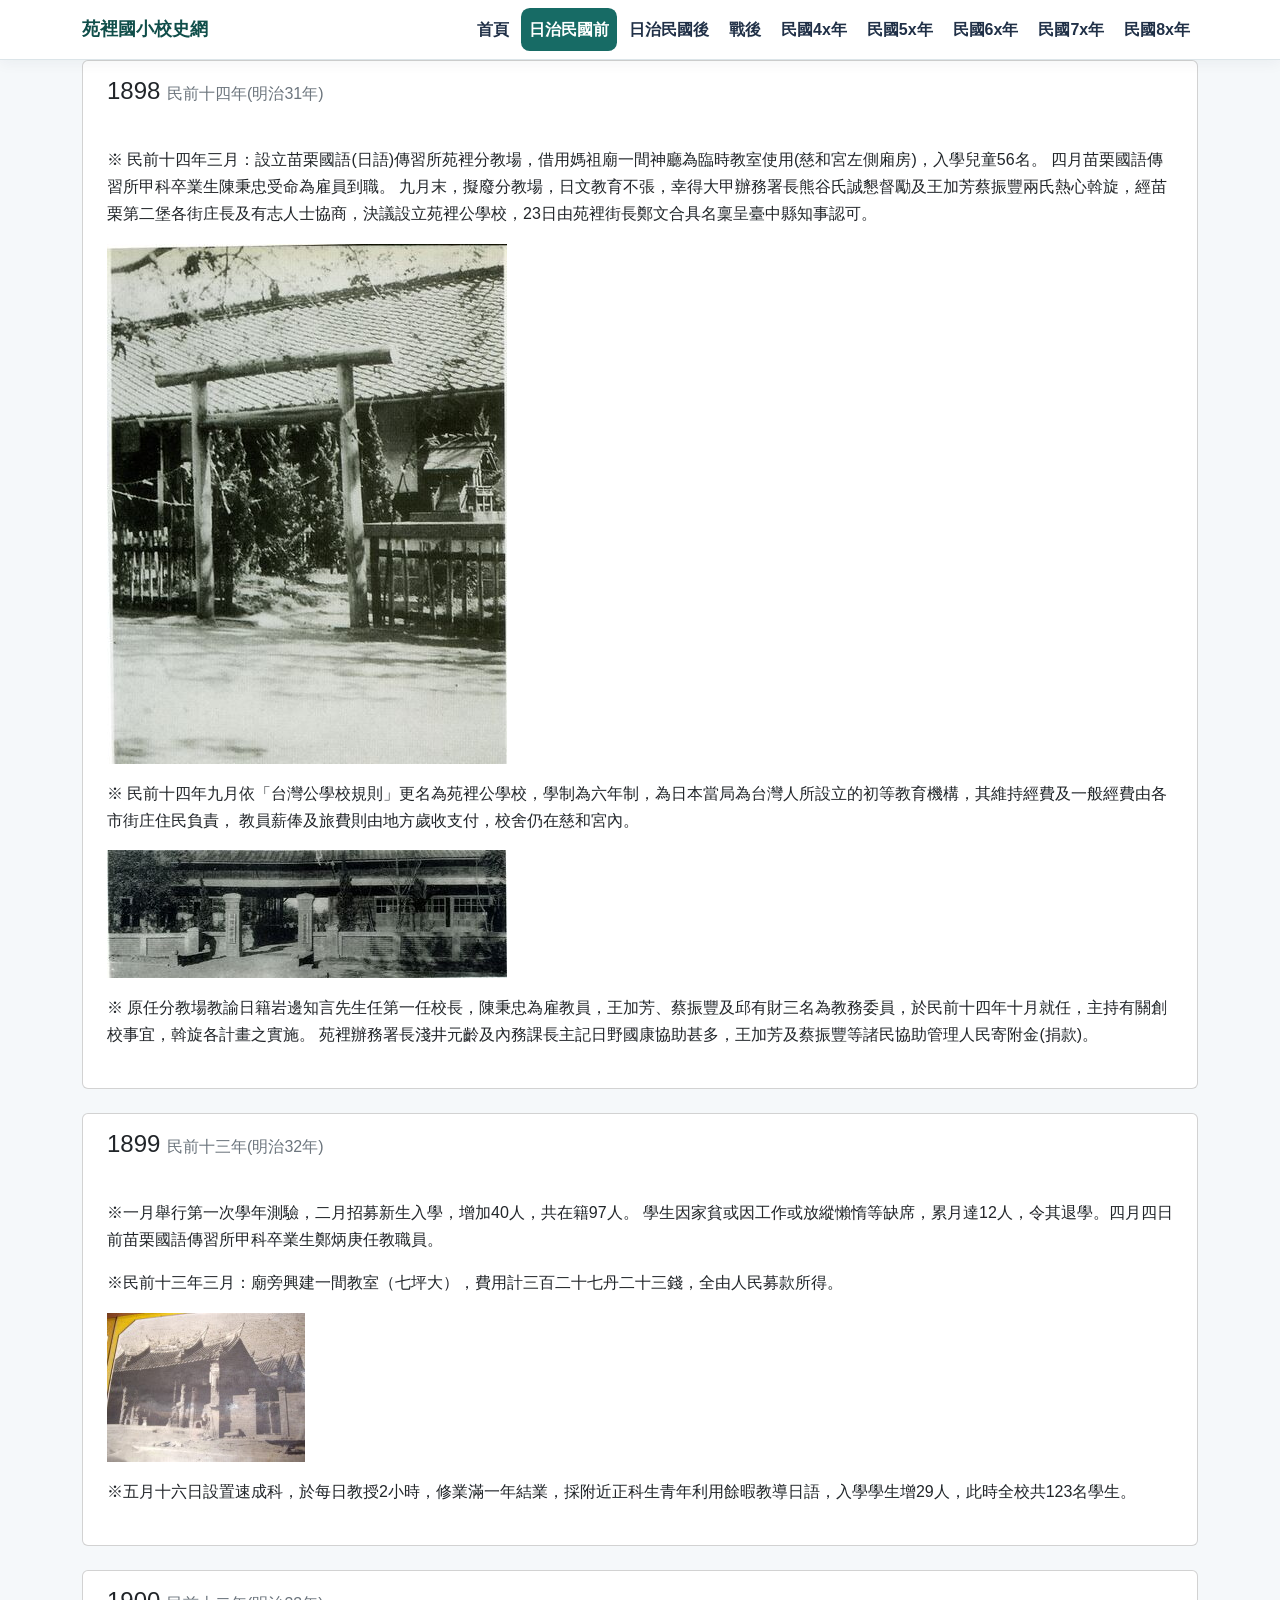
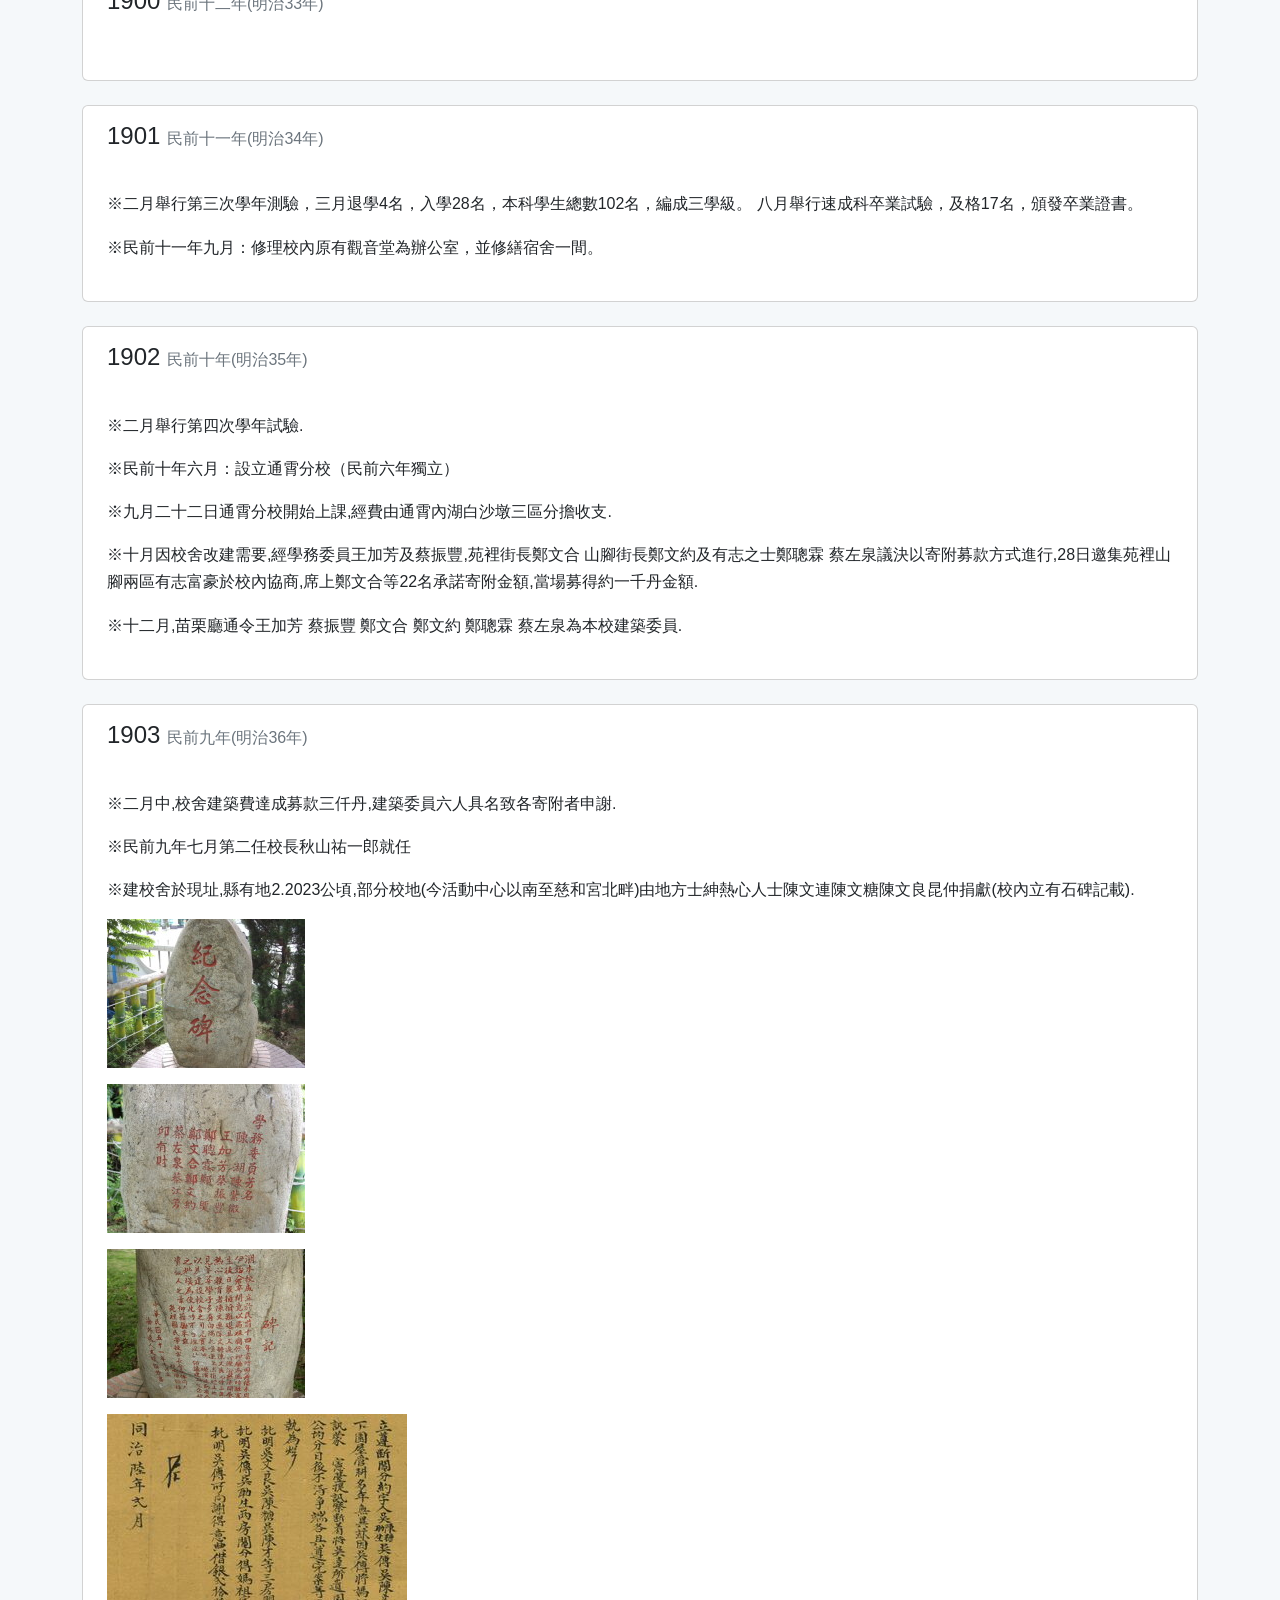
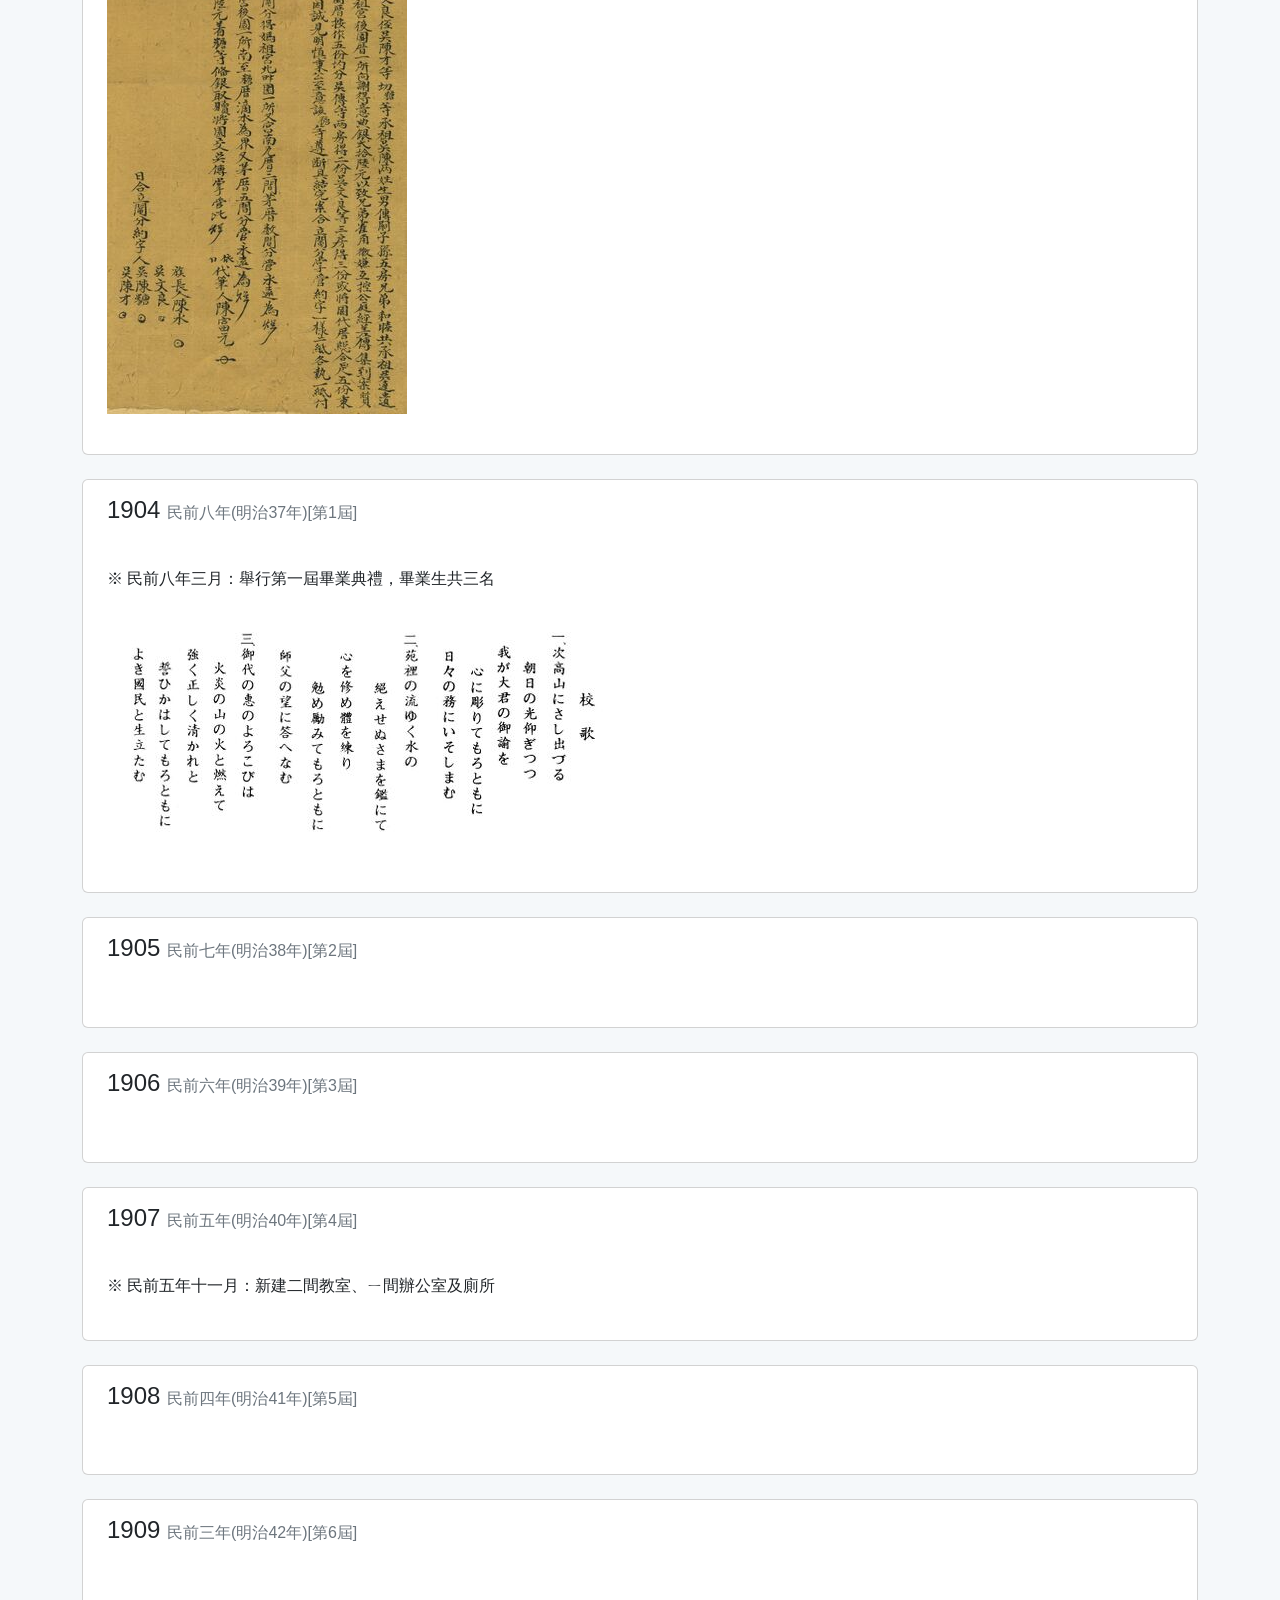
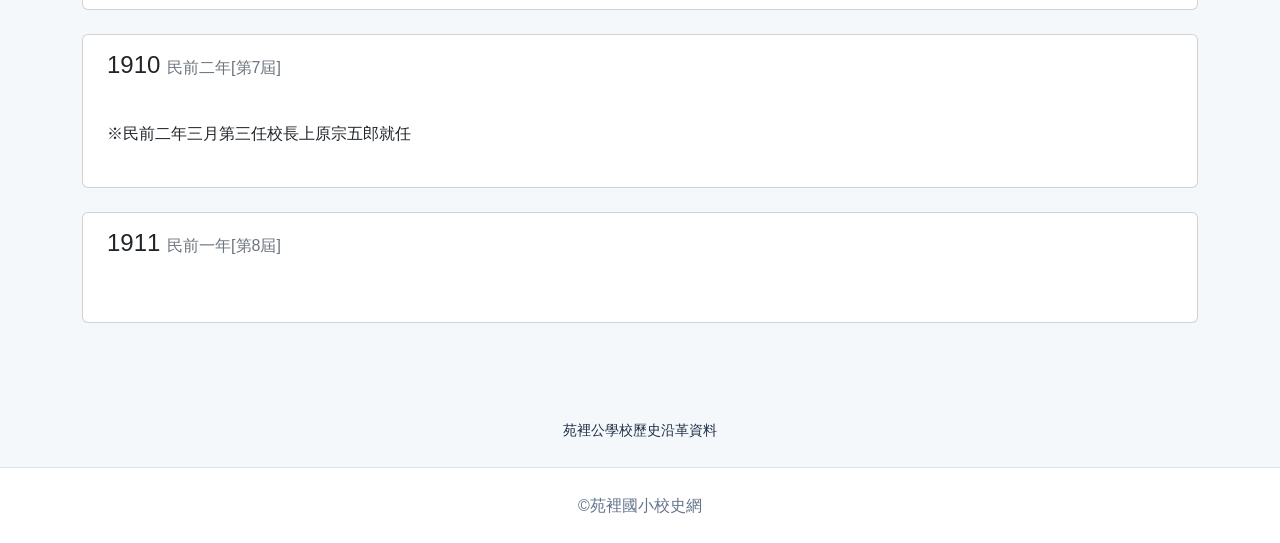
<file: bjapan.html>
<!doctype html>
<html lang="zh-Hant">
<head>
  <meta charset="utf-8">
  <meta name="viewport" content="width=device-width, initial-scale=1">
  <title>苑裡公學校歷史沿革（1898–1911）</title>
  <meta name="description" content="苑裡公學校早期歷史沿革紀錄">
  <link href="https://cdn.jsdelivr.net/npm/bootstrap@5.3.3/dist/css/bootstrap.min.css" rel="stylesheet">
   
  <style>
 
    :root {
      --ink: #203047;
      --muted: #64748b;
      --brand: #176b65;
      --brand-dark: #104e4a;
      --paper: #f5f8fa;
      --line: #dce5e9;
    }
    body {
      color: var(--ink);
      background: var(--paper);
      font-family: "Noto Sans TC", "Microsoft JhengHei", sans-serif;
      line-height: 1.7;
    }
    .site-navbar {
      position: sticky;
      top: 0;
      z-index: 1030;
      background: #fff;
      border-bottom: 1px solid var(--line);
      box-shadow: 0 3px 14px rgba(20, 40, 60, .05);
    }
    .site-navbar .container { max-width: 1140px; }
    .navbar-brand {
      color: var(--brand-dark) !important;
      font-size: 1.1rem;
      font-weight: 800;
      white-space: nowrap;
    }
    .site-navbar .nav-link {
      color: var(--ink);
      padding: .5rem .8rem;
      border-radius: .55rem;
      font-weight: 650;
      transition: background-color .15s ease, color .15s ease;
    }
    .site-navbar .nav-link:hover,
    .site-navbar .nav-link.active {
      color: #fff !important;
      background: var(--brand);
    }
    .navbar-toggler {
      border-color: var(--line);
      color: var(--ink);
      padding: .4rem .65rem;
    }
    .navbar-toggler:focus { box-shadow: 0 0 0 .2rem rgba(23, 107, 101, .18); }
    .page-main { max-width: 1100px; margin: 2rem auto 3rem; }
    .hero {
      padding: clamp(1.5rem, 5vw, 3.5rem);
      border-radius: 1.2rem;
      background: linear-gradient(135deg, #e0f2ef, #f0f7fb);
      border: 1px solid #d4e8e5;
      margin-bottom: 2rem;
    }
    .eyebrow { color: var(--brand); font-weight: 800; letter-spacing: .12em; margin: 0; }
    .hero h1 { font-size: clamp(2rem, 5vw, 3rem); line-height: 1.2; margin: .5rem 0 1rem; font-weight: 750; }
    .hero p:last-child { margin-bottom: 0; }
    .resource-section {
      background: #fff;
      border: 1px solid var(--line);
      border-radius: .9rem;
      padding: 1.5rem;
    }
    .resource-section h2 { margin: 0 0 1rem; font-size: 1.5rem; font-weight: 750; }
    .resource-section a { color: var(--brand-dark); }
    .site-footer {
      text-align: center;
      padding: 1.5rem;
      color: var(--muted);
      border-top: 1px solid var(--line);
      background: #fff;
    }
    @media (max-width: 767.98px) {
      .page-main { margin-top: 1rem; }
      .site-navbar .nav-link { width: 100%; }
      .navbar-collapse { padding-top: .5rem; }
      .resource-section { padding: 1.1rem; }
    }
  
  </style>
</head>
<body>
    <header class="site-header">
    <nav class="navbar navbar-expand-md site-navbar" aria-label="主要導覽">
      <div class="container">
        <a class="navbar-brand" href="index.html">苑裡國小校史網</a>
        <button class="navbar-toggler" type="button" data-bs-toggle="collapse" data-bs-target="#site-nav"
          aria-controls="site-nav" aria-expanded="false" aria-label="切換導覽選單">
          <span aria-hidden="true">☰ 選單</span>
        </button>
        <div class="collapse navbar-collapse" id="site-nav">
          <ul class="navbar-nav ms-auto mb-2 mb-md-0 gap-md-1">
            <li class="nav-item"><a class="nav-link" href="index.html">首頁</a></li>
            <li class="nav-item"><a class="nav-link  active" href="bjapan.html">日治民國前</a></li>
            <li class="nav-item"><a class="nav-link" href="ajapan.html">日治民國後</a></li>
             <li class="nav-item"><a class="nav-link" href="after.html">戰後</a></li>
            <li class="nav-item"><a class="nav-link" href="4x.html">民國4x年</a></li>
            <li class="nav-item"><a class="nav-link" href="4x.html">民國5x年</a></li>
            <li class="nav-item"><a class="nav-link" href="4x.html">民國6x年</a></li>
            <li class="nav-item"><a class="nav-link" href="4x.html">民國7x年</a></li>
            <li class="nav-item"><a class="nav-link" href="4x.html">民國8x年</a></li>
          </ul>
        </div>
      </div>
    </nav>
  </header>

  <main class="container timeline pb-5">
    <section class="card year-card mb-4">
      <div class="year-title px-4 py-3">
        <h2 class="h4 mb-0"><span class="year-number">1898</span> <span class="text-secondary fs-6 fw-normal">民前十四年(明治31年)</span></h2>
      </div>
      <div class="card-body p-4">
        <p class="history-text mb-3">※ 民前十四年三月：設立苗栗國語(日語)傳習所苑裡分教場，借用媽祖廟一間神廳為臨時教室使用(慈和宮左側廂房)，入學兒童56名。
          四月苗栗國語傳習所甲科卒業生陳秉忠受命為雇員到職。
          九月末，擬廢分教場，日文教育不張，幸得大甲辦務署長熊谷氏誠懇督勵及王加芳蔡振豐兩氏熱心斡旋，經苗栗第二堡各街庄長及有志人士協商，決議設立苑裡公學校，23日由苑裡街長鄭文合具名稟呈臺中縣知事認可。</p>        <figure class="image-wrap my-3">
          <img class="img-fluid history-image" src="image/bjapan/image001.jpg" alt="苑裡公學校歷史照片" loading="lazy">
        </figure>
        <p class="history-text mb-3">※ 民前十四年九月依「台灣公學校規則」更名為苑裡公學校，學制為六年制，為日本當局為台灣人所設立的初等教育機構，其維持經費及一般經費由各市街庄住民負責，
          教員薪俸及旅費則由地方歲收支付，校舍仍在慈和宮內。</p>        <figure class="image-wrap my-3">
          <img class="img-fluid history-image" src="image/bjapan/image002.jpg" alt="苑裡公學校歷史照片" loading="lazy">
        </figure>
        <p class="history-text mb-3">※ 原任分教場教諭日籍岩邊知言先生任第一任校長，陳秉忠為雇教員，王加芳、蔡振豐及邱有財三名為教務委員，於民前十四年十月就任，主持有關創校事宜，斡旋各計畫之實施。
          苑裡辦務署長淺井元齡及內務課長主記日野國康協助甚多，王加芳及蔡振豐等諸民協助管理人民寄附金(捐款)。</p>    </div></section>    <section class="card year-card mb-4">
      <div class="year-title px-4 py-3">
        <h2 class="h4 mb-0"><span class="year-number">1899</span> <span class="text-secondary fs-6 fw-normal">民前十三年(明治32年)</span></h2>
      </div>
      <div class="card-body p-4">
        <p class="history-text mb-3">※一月舉行第一次學年測驗，二月招募新生入學，增加40人，共在籍97人。
          學生因家貧或因工作或放縱懶惰等缺席，累月達12人，令其退學。四月四日前苗栗國語傳習所甲科卒業生鄭炳庚任教職員。</p>        
        <p class="history-text mb-3">※民前十三年三月：廟旁興建一間教室（七坪大），費用計三百二十七丹二十三錢，全由人民募款所得。</p>        <figure class="image-wrap my-3">
          <img class="img-fluid history-image" src="image/bjapan/image003.jpg" alt="苑裡公學校歷史照片" loading="lazy">
        </figure>
        <p class="history-text mb-3">※五月十六日設置速成科，於每日教授2小時，修業滿一年結業，採附近正科生青年利用餘暇教導日語，入學學生增29人，此時全校共123名學生。</p>    </div></section>    <section class="card year-card mb-4">
      <div class="year-title px-4 py-3">
        <h2 class="h4 mb-0"><span class="year-number">1900</span> <span class="text-secondary fs-6 fw-normal">民前十二年(明治33年)</span></h2>
      </div>
      <div class="card-body p-4">
    </div></section>    <section class="card year-card mb-4">
      <div class="year-title px-4 py-3">
        <h2 class="h4 mb-0"><span class="year-number">1901</span> <span class="text-secondary fs-6 fw-normal">民前十一年(明治34年)</span></h2>
      </div>
      <div class="card-body p-4">
        <p class="history-text mb-3">※二月舉行第三次學年測驗，三月退學4名，入學28名，本科學生總數102名，編成三學級。
          八月舉行速成科卒業試驗，及格17名，頒發卒業證書。</p>        
        <p class="history-text mb-3">※民前十一年九月：修理校內原有觀音堂為辦公室，並修繕宿舍一間。</p>    </div></section>    <section class="card year-card mb-4">
      <div class="year-title px-4 py-3">
        <h2 class="h4 mb-0"><span class="year-number">1902</span> <span class="text-secondary fs-6 fw-normal">民前十年(明治35年)</span></h2>
      </div>
      <div class="card-body p-4">
        <p class="history-text mb-3">※二月舉行第四次學年試驗.</p>        <p class="history-text mb-3">※民前十年六月：設立通霄分校（民前六年獨立）</p>        <p class="history-text mb-3">※九月二十二日通霄分校開始上課,經費由通霄內湖白沙墩三區分擔收支.</p>        <p class="history-text mb-3">※十月因校舍改建需要,經學務委員王加芳及蔡振豐,苑裡街長鄭文合 山腳街長鄭文約及有志之士鄭聰霖 蔡左泉議決以寄附募款方式進行,28日邀集苑裡山腳兩區有志富豪於校內協商,席上鄭文合等22名承諾寄附金額,當場募得約一千丹金額.</p>        <p class="history-text mb-3">※十二月,苗栗廳通令王加芳 蔡振豐 鄭文合 鄭文約 鄭聰霖 蔡左泉為本校建築委員.</p>    </div></section>    <section class="card year-card mb-4">
      <div class="year-title px-4 py-3">
        <h2 class="h4 mb-0"><span class="year-number">1903</span> <span class="text-secondary fs-6 fw-normal">民前九年(明治36年)</span></h2>
      </div>
      <div class="card-body p-4">
        <p class="history-text mb-3">※二月中,校舍建築費達成募款三仟丹,建築委員六人具名致各寄附者申謝.</p>        <p class="history-text mb-3">※民前九年七月第二任校長秋山祐一郎就任</p>        <p class="history-text mb-3">※建校舍於現址,縣有地2.2023公頃,部分校地(今活動中心以南至慈和宮北畔)由地方士紳熱心人士陳文連陳文糖陳文良昆仲捐獻(校內立有石碑記載).</p>        <figure class="image-wrap my-3">
          <img class="img-fluid history-image" src="image/bjapan/image004.jpg" alt="苑裡公學校歷史照片" loading="lazy">
        </figure>
        <figure class="image-wrap my-3">
          <img class="img-fluid history-image" src="image/bjapan/image005.jpg" alt="苑裡公學校歷史照片" loading="lazy">
        </figure>
        <figure class="image-wrap my-3">
          <img class="img-fluid history-image" src="image/bjapan/image006.jpg" alt="苑裡公學校歷史照片" loading="lazy">
        </figure>
        <figure class="image-wrap my-3">
          <img class="img-fluid history-image" src="image/bjapan/image007.jpg" alt="苑裡公學校歷史照片" loading="lazy">
        </figure>
    </div></section>    <section class="card year-card mb-4">
      <div class="year-title px-4 py-3">
        <h2 class="h4 mb-0"><span class="year-number">1904</span> <span class="text-secondary fs-6 fw-normal">民前八年(明治37年)[第1屆]</span></h2>
      </div>
      <div class="card-body p-4">
        <p class="history-text mb-3">※ 民前八年三月：舉行第一屆畢業典禮，畢業生共三名</p>        <figure class="image-wrap my-3">
          <img class="img-fluid history-image" src="image/bjapan/image008.jpg" alt="苑裡公學校歷史照片" loading="lazy">
        </figure>
    </div></section>    <section class="card year-card mb-4">
      <div class="year-title px-4 py-3">
        <h2 class="h4 mb-0"><span class="year-number">1905</span> <span class="text-secondary fs-6 fw-normal">民前七年(明治38年)[第2屆]</span></h2>
      </div>
      <div class="card-body p-4">
    </div></section>    <section class="card year-card mb-4">
      <div class="year-title px-4 py-3">
        <h2 class="h4 mb-0"><span class="year-number">1906</span> <span class="text-secondary fs-6 fw-normal">民前六年(明治39年)[第3屆]</span></h2>
      </div>
      <div class="card-body p-4">
    </div></section>    <section class="card year-card mb-4">
      <div class="year-title px-4 py-3">
        <h2 class="h4 mb-0"><span class="year-number">1907</span> <span class="text-secondary fs-6 fw-normal">民前五年(明治40年)[第4屆]</span></h2>
      </div>
      <div class="card-body p-4">
        <p class="history-text mb-3">※ 民前五年十一月：新建二間教室、ㄧ間辦公室及廁所</p>    </div></section>    <section class="card year-card mb-4">
      <div class="year-title px-4 py-3">
        <h2 class="h4 mb-0"><span class="year-number">1908</span> <span class="text-secondary fs-6 fw-normal">民前四年(明治41年)[第5屆]</span></h2>
      </div>
      <div class="card-body p-4">
    </div></section>    <section class="card year-card mb-4">
      <div class="year-title px-4 py-3">
        <h2 class="h4 mb-0"><span class="year-number">1909</span> <span class="text-secondary fs-6 fw-normal">民前三年(明治42年)[第6屆]</span></h2>
      </div>
      <div class="card-body p-4">
    </div></section>    <section class="card year-card mb-4">
      <div class="year-title px-4 py-3">
        <h2 class="h4 mb-0"><span class="year-number">1910</span> <span class="text-secondary fs-6 fw-normal">民前二年[第7屆]</span></h2>
      </div>
      <div class="card-body p-4">
        <p class="history-text mb-3">※民前二年三月第三任校長上原宗五郎就任</p>    </div></section>    <section class="card year-card mb-4">
      <div class="year-title px-4 py-3">
        <h2 class="h4 mb-0"><span class="year-number">1911</span> <span class="text-secondary fs-6 fw-normal">民前一年[第8屆]</span></h2>
      </div>
      <div class="card-body p-4">
      </div>    </section>  </main>
  <footer class="container text-center small py-4">
    苑裡公學校歷史沿革資料
  </footer>
  <script src="https://cdn.jsdelivr.net/npm/bootstrap@5.3.3/dist/js/bootstrap.bundle.min.js"></script>
  <footer class="site-footer">©苑裡國小校史網</footer>

</body>
</html>
</file>
